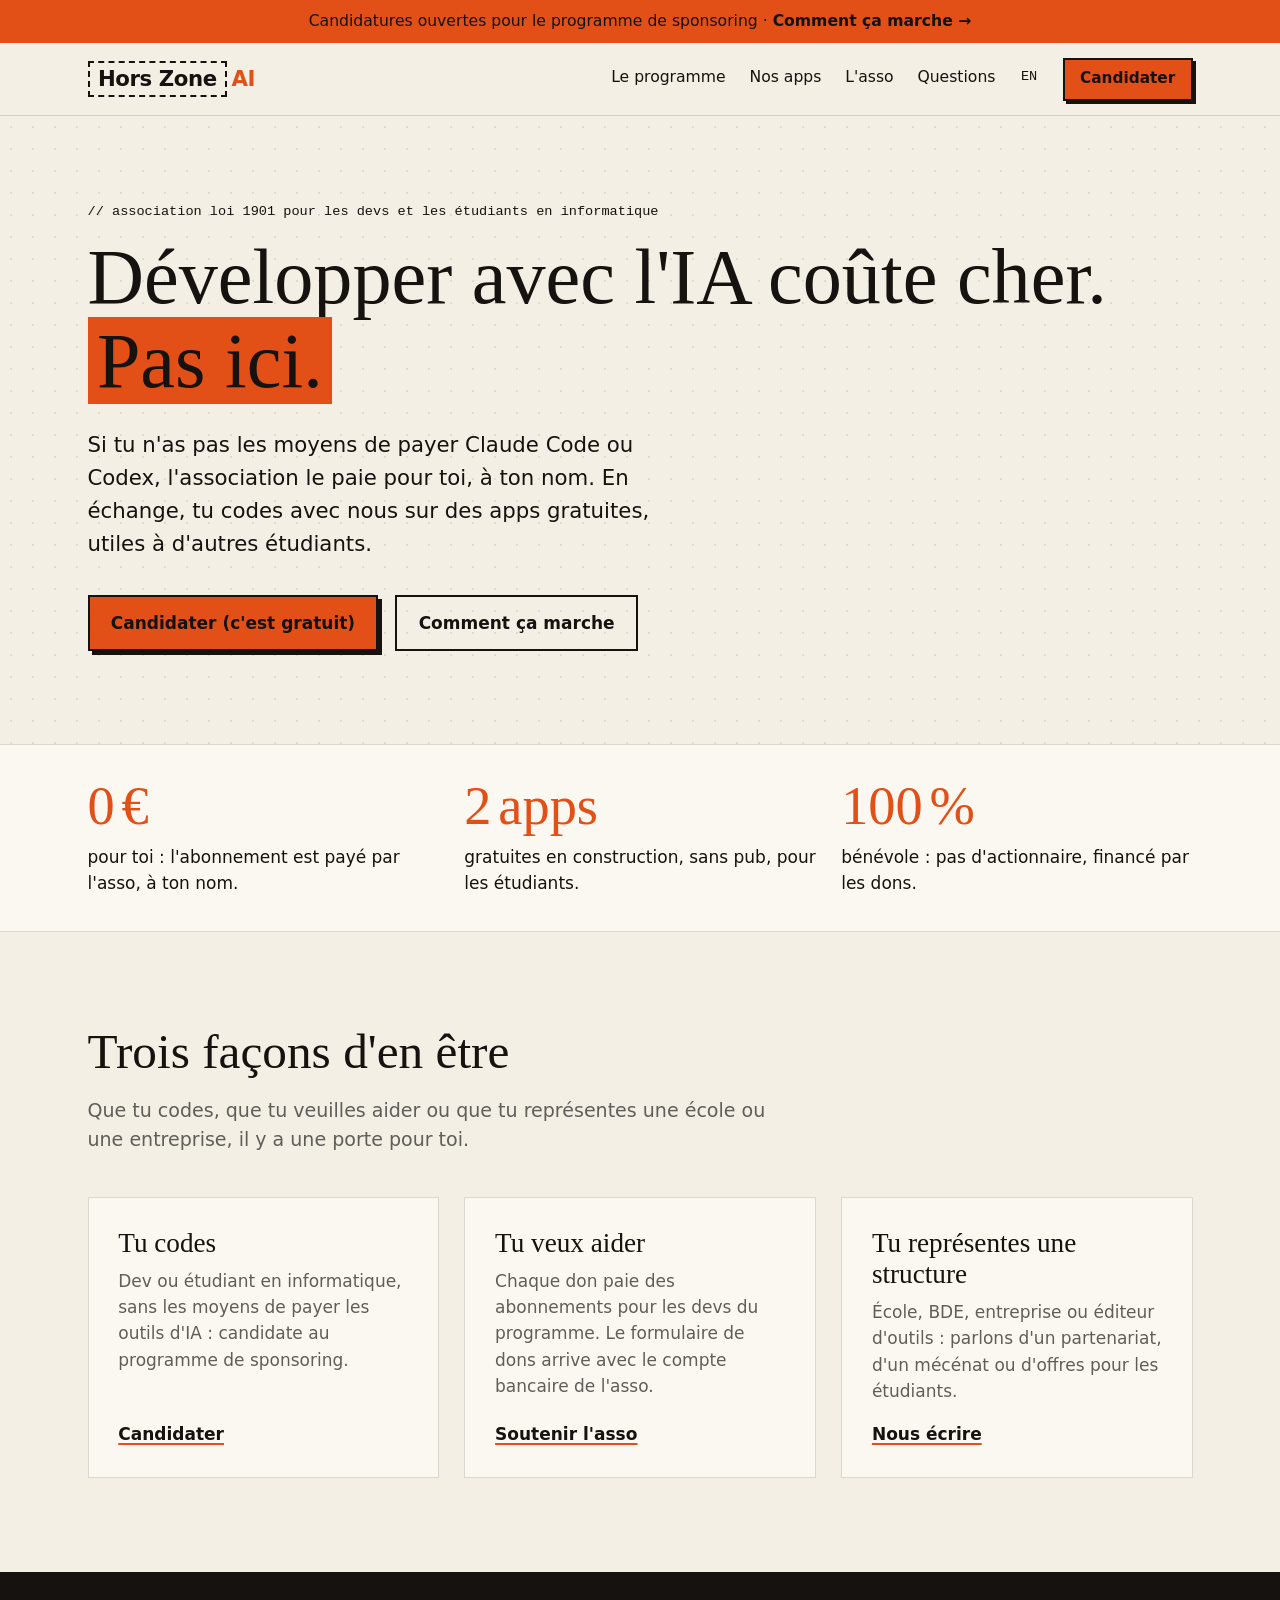
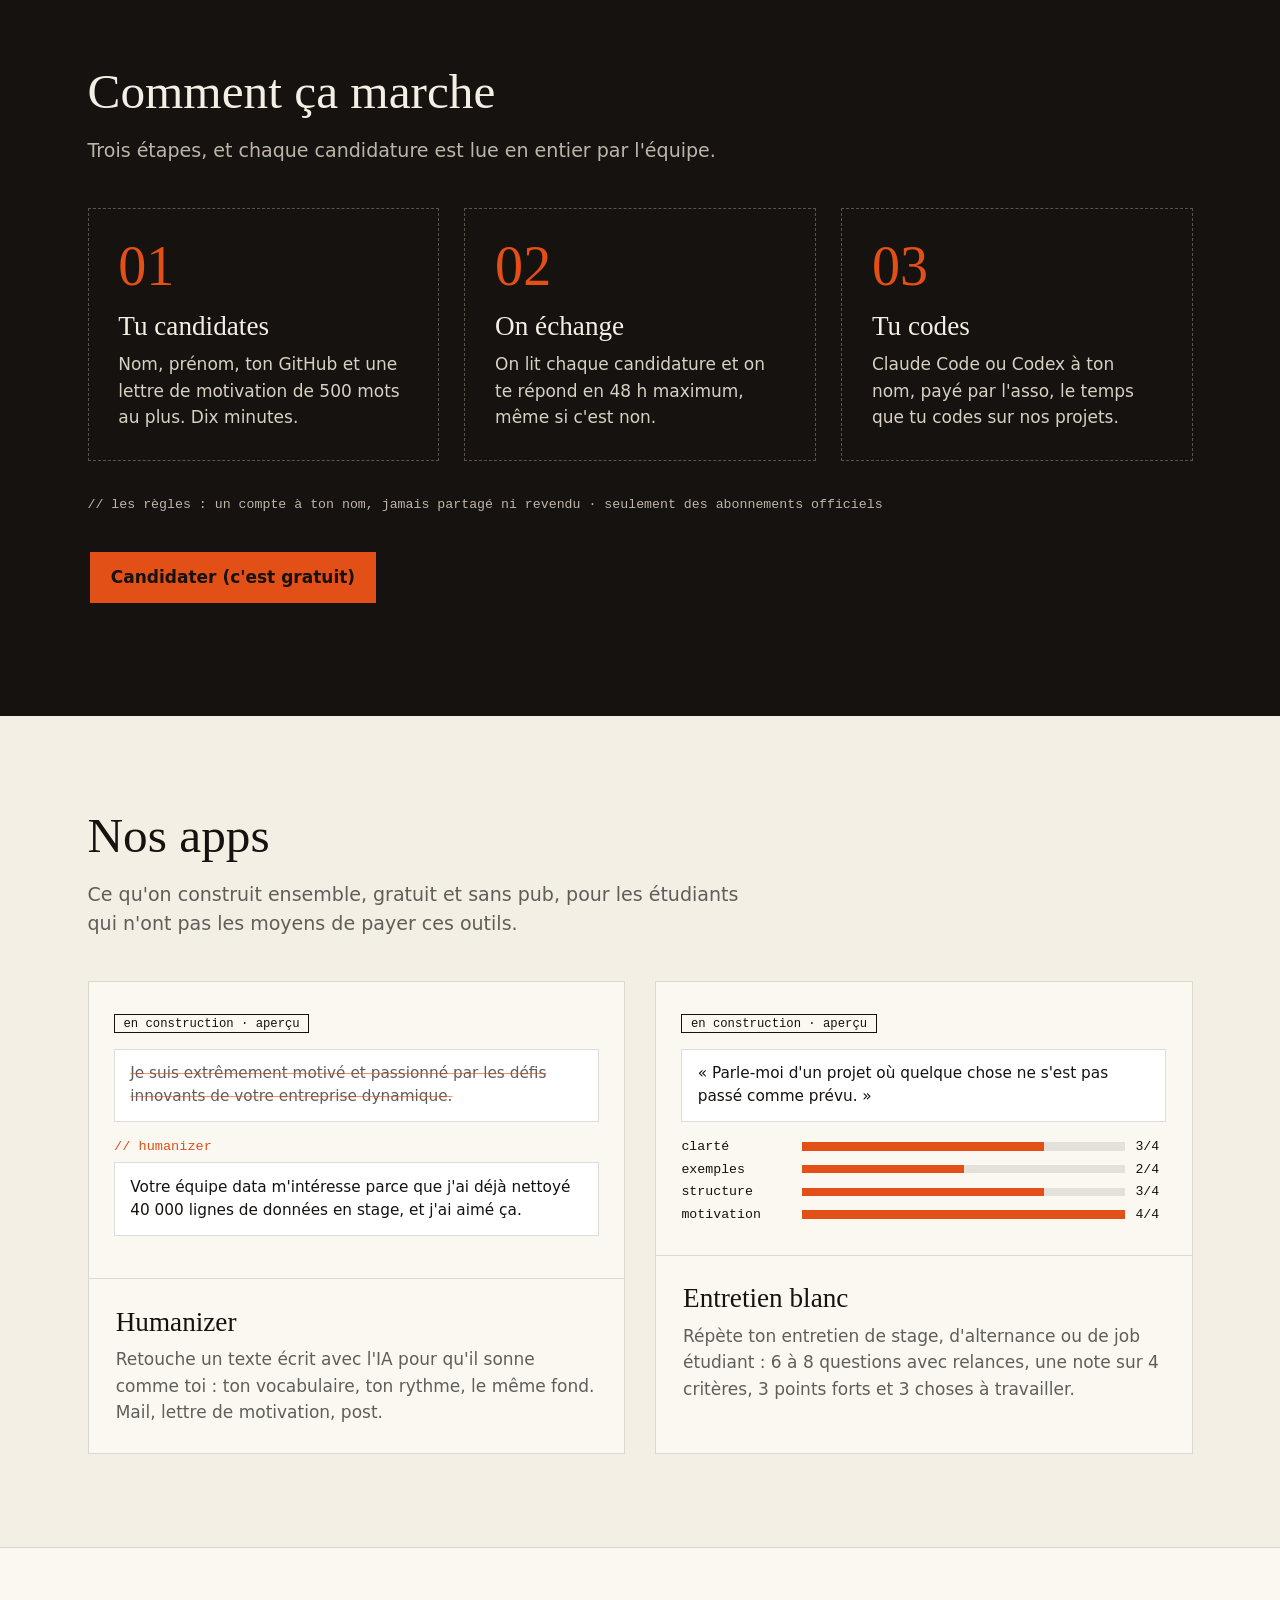
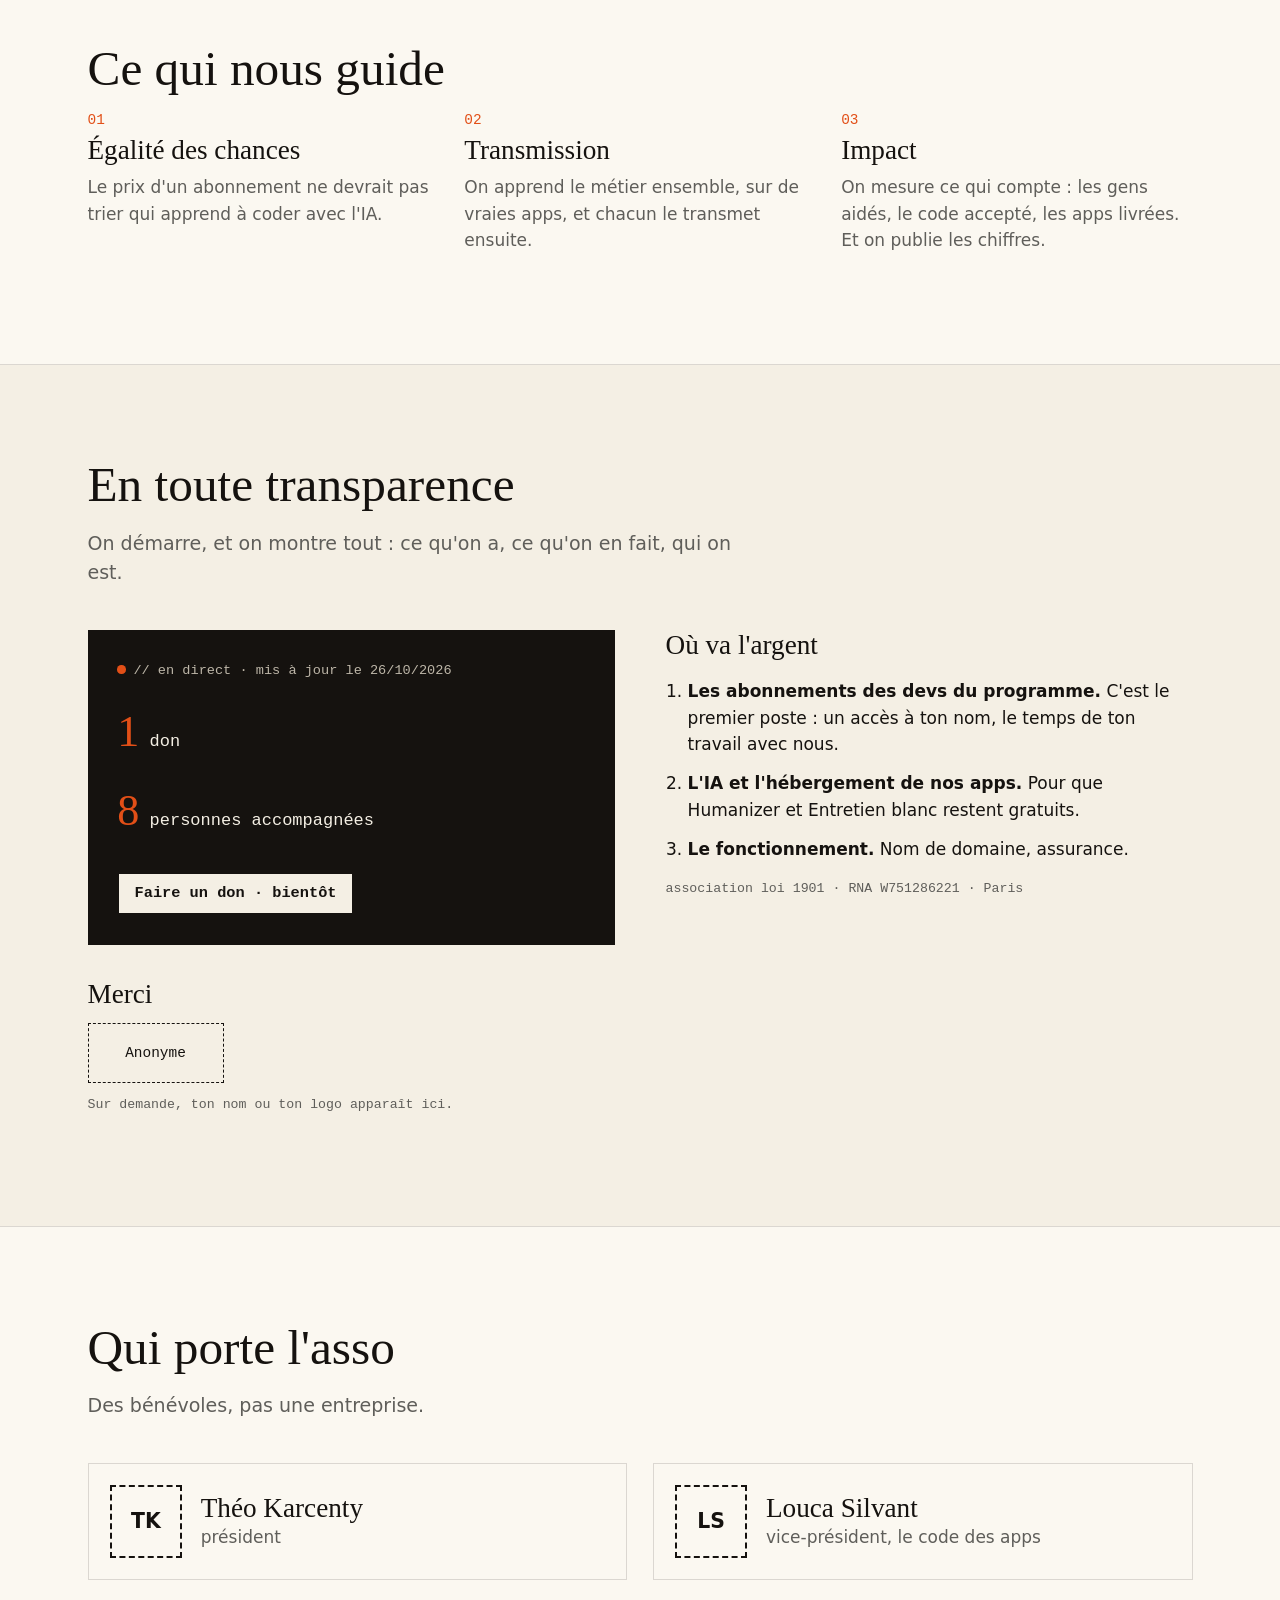
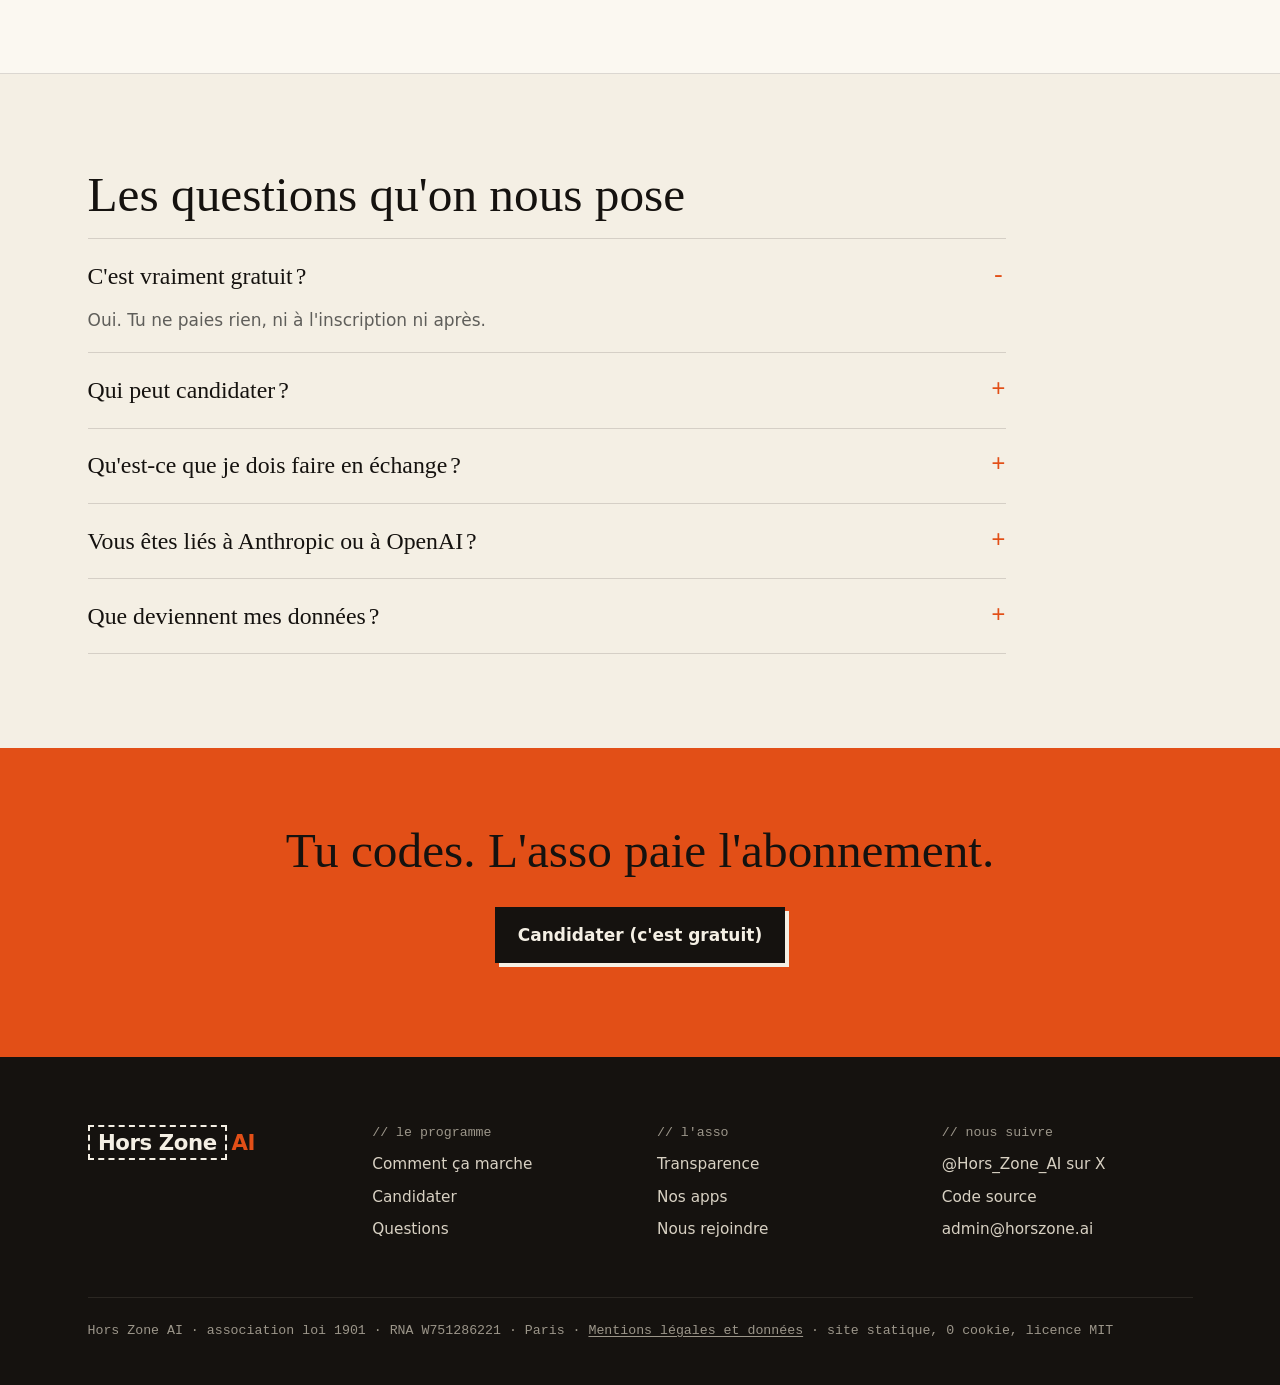
<file: index.html>
<!doctype html>
<html lang="fr">
<head>
<meta charset="utf-8">
<meta name="viewport" content="width=device-width, initial-scale=1">
<title>Hors Zone AI&nbsp;· Développer avec l'IA coûte cher. Pas ici.</title>
<meta name="description" content="Association loi 1901 pour les devs et les étudiants en informatique : si tu n'as pas les moyens de payer Claude Code ou Codex, l'asso le paie pour toi, à ton nom. Gratuit, sur candidature.">
<link rel="canonical" href="https://hors-zone-ai.github.io/site/">
<link rel="alternate" hreflang="x-default" href="https://hors-zone-ai.github.io/site/">
<meta property="og:site_name" content="Hors Zone AI">
<meta property="og:type" content="website">
<meta property="og:locale" content="fr_FR">
<meta property="og:title" content="Développer avec l'IA coûte cher. Pas ici.">
<meta property="og:description" content="Hors Zone AI, association loi 1901 : Claude Code ou Codex payé par l'asso pour les devs et les étudiants en informatique qui n'en ont pas les moyens.">
<meta property="og:url" content="https://hors-zone-ai.github.io/site/">
<meta property="og:image" content="https://hors-zone-ai.github.io/site/marque/partage-fr-1200x630.png">
<meta property="og:image:width" content="1200">
<meta property="og:image:height" content="630">
<meta property="og:image:alt" content="Hors Zone AI : Développer avec l'IA coûte cher. Pas ici.">
<meta name="twitter:card" content="summary_large_image">
<link rel="alternate" hreflang="fr" href="https://hors-zone-ai.github.io/site/">
<link rel="alternate" hreflang="en" href="https://hors-zone-ai.github.io/site/en/">
<link rel="icon" type="image/png" href="marque/avatar-64-apercu.png">
<link rel="stylesheet" href="style.css?v=10">
<style>
.faits .int { padding-top: 0; padding-bottom: 0; }
.faits p { margin: 0; padding: 2rem 0; }
.faits b { display: block; font-family: var(--serif); font-weight: normal; font-size: 3.2rem; line-height: 1; color: var(--orange); margin-bottom: .6rem; }
.etape { border: 1.5px dashed #5a544b; padding: 1.75rem; }
.etape b { display: block; font-family: var(--serif); font-weight: normal; font-size: 3.3rem; line-height: 1; color: var(--orange); margin-bottom: 1rem; }
.etape p { margin: 0; color: #d8d1c3; }
.apps { display: grid; gap: 1.75rem; grid-template-columns: repeat(auto-fit, minmax(20rem, 1fr)); }
.app { background: var(--papier-clair); border: 1px solid rgba(21, 18, 15, .14); }
.ecran { border-bottom: 1px solid rgba(21, 18, 15, .14); padding: 1.5rem; min-height: 14rem; }
.app .corps { padding: 1.6rem; }
.app .corps p { margin: 0; color: var(--doux); }
.boite { background: #fff; border: 1px solid rgba(21, 18, 15, .14); padding: .75rem .9rem; font-size: .9rem; line-height: 1.5; }
.barre-texte { text-decoration: line-through; text-decoration-color: rgba(226, 79, 23, .6); color: var(--doux); }
.fleche { font: .8rem var(--mono); color: var(--orange); margin: .5rem 0; }
.crit { display: grid; grid-template-columns: 6.5rem 1fr 1.8rem; gap: .6rem; align-items: center; font: .78rem var(--mono); margin: .45rem 0; }
.crit span { height: .5rem; background: rgba(21, 18, 15, .1); }
.crit i { display: block; height: 100%; background: var(--orange); }
.num { font: .85rem var(--mono); color: var(--orange); margin: 0 0 .4rem; }
.pilier p:last-child { color: var(--doux); }
.transparence { display: grid; gap: 3rem; grid-template-columns: repeat(auto-fit, minmax(19rem, 1fr)); align-items: start; }
.direct-bloc { background: var(--encre); color: var(--papier); padding: 1.75rem; font-family: var(--mono); }
.direct-bloc p { margin: 0 0 .6rem; }
.direct-bloc b { font-family: var(--serif); font-weight: normal; font-size: 2.6rem; color: var(--orange); }
.direct { font-size: .8rem; color: #bdb6a8; margin-bottom: 1rem !important; }
.direct::before { content: ""; display: inline-block; width: .5rem; height: .5rem; border-radius: 50%; background: var(--orange); margin-right: .45rem; animation: pouls 2s infinite; }
@keyframes pouls { 50% { opacity: .25; } }
@media (prefers-reduced-motion: reduce) { .direct::before { animation: none; } }
.inactif { margin-top: 1rem; background: var(--papier); cursor: default; }
.inactif:hover { transform: none; box-shadow: 3px 3px 0 var(--encre); }
.argent { padding-left: 1.3rem; }
.argent li { margin-bottom: .75rem; }
.donateurs { display: flex; flex-wrap: wrap; gap: .75rem; list-style: none; margin: .75rem 0; padding: 0; }
.donateurs li { display: grid; place-items: center; min-width: 8rem; min-height: 3.5rem; padding: .4rem 1rem; border: 1.5px dashed var(--encre); font-family: var(--mono); font-size: .85rem; }
.donateurs img { max-width: 8rem; max-height: 2.6rem; }
.membre { display: flex; gap: 1.1rem; align-items: center; background: var(--papier-clair); border: 1px solid rgba(21, 18, 15, .14); padding: 1.25rem; }
.membre p { margin: 0; color: var(--doux); }
.initiales { flex: none; display: grid; place-items: center; width: 4.25rem; height: 4.25rem; border: 2px dashed var(--encre); font-weight: 800; font-size: 1.2rem; }
.membre .initiales + div h3 { margin: 0; }
.faq { max-width: 54rem; }
details { border-top: 1px solid rgba(21, 18, 15, .14); padding: 1.1rem 0; }
details:last-child { border-bottom: 1px solid rgba(21, 18, 15, .14); }
summary { cursor: pointer; font-family: var(--serif); font-size: 1.4rem; list-style: none; display: flex; justify-content: space-between; gap: 1rem; }
summary::-webkit-details-marker { display: none; }
summary::after { content: "+"; font-family: var(--mono); color: var(--orange); }
details[open] summary::after { content: "-"; }
details p { margin: .75rem 0 0; color: var(--doux); max-width: 46rem; }
.fin { background: var(--orange); text-align: center; }
.fin .int { padding: 4.5rem 1.5rem; }
.fin h2 { margin-bottom: 1.75rem; }
.fin .bouton { background: var(--encre); color: var(--papier); box-shadow: 4px 4px 0 var(--papier); }
@media (max-width: 40rem) { .faits b { font-size: 2.6rem; } }
</style>
<script type="application/ld+json">{"@context":"https://schema.org","@graph":[{"@type":"NGO","@id":"https://hors-zone-ai.github.io/site/#asso","name":"Hors Zone AI","alternateName":"HZAI","url":"https://hors-zone-ai.github.io/site/","logo":"https://hors-zone-ai.github.io/site/marque/avatar-512.png","description":"Association loi 1901 pour les devs et les étudiants en informatique : si tu n'as pas les moyens de payer Claude Code ou Codex, l'association le paie pour toi, à ton nom, sur candidature.","foundingDate":"2026-09-15","address":{"@type":"PostalAddress","addressLocality":"Paris","addressCountry":"FR"},"identifier":{"@type":"PropertyValue","propertyID":"RNA","value":"W751286221"},"email":"admin@horszone.ai","founder":[{"@type":"Person","name":"Théo Karcenty"},{"@type":"Person","name":"Louca Silvant"}],"sameAs":["https://x.com/Hors_Zone_AI","https://github.com/hors-zone-ai","https://www.linkedin.com/company/hors-zone-ai"]},{"@type":"WebSite","@id":"https://hors-zone-ai.github.io/site/#site","url":"https://hors-zone-ai.github.io/site/","name":"Hors Zone AI","inLanguage":["fr","en"],"publisher":{"@id":"https://hors-zone-ai.github.io/site/#asso"}},{"@type":"FAQPage","@id":"https://hors-zone-ai.github.io/site/#faq","inLanguage":"fr","mainEntity":[{"@type":"Question","name":"C'est vraiment gratuit ?","acceptedAnswer":{"@type":"Answer","text":"Oui. Tu ne paies rien, ni à l'inscription ni après."}},{"@type":"Question","name":"Qui peut candidater ?","acceptedAnswer":{"@type":"Answer","text":"Les devs et les étudiants en informatique qui n'ont pas les moyens de payer ces outils."}},{"@type":"Question","name":"Qu'est-ce que je dois faire en échange ?","acceptedAnswer":{"@type":"Answer","text":"Coder avec nous sur les apps de l'association, le temps de l'accès. Quand le travail s'arrête, l'accès passe à quelqu'un d'autre."}},{"@type":"Question","name":"Vous êtes liés à Anthropic ou à OpenAI ?","acceptedAnswer":{"@type":"Answer","text":"Non. On paie des abonnements officiels, comme n'importe quel client. Les marques citées appartiennent à leurs titulaires."}},{"@type":"Question","name":"Que deviennent mes données ?","acceptedAnswer":{"@type":"Answer","text":"Elles servent à étudier ta candidature, rien d'autre. On les garde le temps de l'étude et, si tu rejoins le programme, jusqu'à 12 mois après la fin. Tu peux demander leur suppression quand tu veux."}}]}]}</script>
</head>
<body>
<a class="evitement" href="#contenu">Aller au contenu</a>
<p class="bandeau">Candidatures ouvertes pour le programme de sponsoring&nbsp;· <a href="#comment">Comment ça marche&nbsp;→</a></p>
<header class="haut">
  <div class="haut-int">
    <a class="marque" href="index.html"><span class="zone">Hors Zone</span><span class="ai">AI</span></a>
    <nav aria-label="Pages">
      <a href="services.html">Le programme</a>
      <a href="index.html#apps">Nos apps</a>
      <a href="index.html#transparence">L'asso</a>
      <a href="index.html#faq">Questions</a>
    </nav>
    <a class="langue" href="en/index.html" hreflang="en" lang="en" aria-label="EN, English version">EN</a>
    <a class="bouton petit" href="services.html#candidature">Candidater</a>
  </div>
</header>

<main id="contenu" class="plein">

  <section class="hero pointille" aria-labelledby="titre">
    <div class="int">
      <p class="surtitre">// association loi 1901 pour les devs et les étudiants en informatique</p>
      <h1 id="titre">Développer avec l'IA coûte cher. <mark>Pas ici.</mark></h1>
      <p class="chapo">Si tu n'as pas les moyens de payer Claude Code ou Codex, l'association le paie pour toi, à ton nom. En échange, tu codes avec nous sur des apps gratuites, utiles à d'autres étudiants.</p>
      <p class="actions"><a class="bouton" href="services.html#candidature">Candidater (c'est gratuit)</a> <a class="bouton second" href="#comment">Comment ça marche</a></p>
    </div>
  </section>

  <section class="faits fond-clair" aria-label="Nos engagements">
    <div class="int grille3">
      <p><b>0&#8239;€</b>pour toi : l'abonnement est payé par l'asso, à ton nom.</p>
      <p><b>2&#8239;apps</b>gratuites en construction, sans pub, pour les étudiants.</p>
      <p><b>100&#8239;%</b>bénévole : pas d'actionnaire, financé par les dons.</p>
    </div>
  </section>

  <section aria-labelledby="titre-portes">
    <div class="int">
      <h2 id="titre-portes">Trois façons d'en être</h2>
      <p class="intro">Que tu codes, que tu veuilles aider ou que tu représentes une école ou une entreprise, il y a une porte pour toi.</p>
      <div class="grille3">
        <div class="porte"><h3>Tu codes</h3><p>Dev ou étudiant en informatique, sans les moyens de payer les outils d'IA : candidate au programme de sponsoring.</p><a href="services.html#candidature">Candidater</a></div>
        <div class="porte"><h3>Tu veux aider</h3><p>Chaque don paie des abonnements pour les devs du programme. Le formulaire de dons arrive avec le compte bancaire de l'asso.</p><a href="#transparence">Soutenir l'asso</a></div>
        <div class="porte"><h3>Tu représentes une structure</h3><p>École, BDE, entreprise ou éditeur d'outils : parlons d'un partenariat, d'un mécénat ou d'offres pour les étudiants.</p><a href="rejoindre.html#besoin">Nous écrire</a></div>
      </div>
    </div>
  </section>

  <section id="comment" class="sombre" aria-labelledby="titre-comment">
    <div class="int">
      <h2 id="titre-comment">Comment ça marche</h2>
      <p class="intro">Trois étapes, et chaque candidature est lue en entier par l'équipe.</p>
      <div class="grille3">
        <div class="etape"><b>01</b><h3>Tu candidates</h3><p>Nom, prénom, ton GitHub et une lettre de motivation de 500 mots au plus. Dix minutes.</p></div>
        <div class="etape"><b>02</b><h3>On échange</h3><p>On lit chaque candidature et on te répond en 48&nbsp;h maximum, même si c'est non.</p></div>
        <div class="etape"><b>03</b><h3>Tu codes</h3><p>Claude Code ou Codex à ton nom, payé par l'asso, le temps que tu codes sur nos projets.</p></div>
      </div>
      <p class="meta">// les règles : un compte à ton nom, jamais partagé ni revendu&nbsp;· seulement des abonnements officiels</p>
      <p><a class="bouton" href="services.html#candidature">Candidater (c'est gratuit)</a></p>
    </div>
  </section>

  <section id="apps" aria-labelledby="titre-apps">
    <div class="int">
      <h2 id="titre-apps">Nos apps</h2>
      <p class="intro">Ce qu'on construit ensemble, gratuit et sans pub, pour les étudiants qui n'ont pas les moyens de payer ces outils.</p>
      <div class="apps">
        <div class="app">
          <div class="ecran" aria-hidden="true">
            <p class="statut">en construction&nbsp;· aperçu</p>
            <p class="boite barre-texte">Je suis extrêmement motivé et passionné par les défis innovants de votre entreprise dynamique.</p>
            <p class="fleche">// humanizer</p>
            <p class="boite">Votre équipe data m'intéresse parce que j'ai déjà nettoyé 40&nbsp;000 lignes de données en stage, et j'ai aimé ça.</p>
          </div>
          <div class="corps"><h3>Humanizer</h3><p>Retouche un texte écrit avec l'IA pour qu'il sonne comme toi : ton vocabulaire, ton rythme, le même fond. Mail, lettre de motivation, post.</p></div>
        </div>
        <div class="app">
          <div class="ecran" aria-hidden="true">
            <p class="statut">en construction&nbsp;· aperçu</p>
            <p class="boite">« Parle-moi d'un projet où quelque chose ne s'est pas passé comme prévu. »</p>
            <div class="crit">clarté<span><i style="width:75%"></i></span>3/4</div>
            <div class="crit">exemples<span><i style="width:50%"></i></span>2/4</div>
            <div class="crit">structure<span><i style="width:75%"></i></span>3/4</div>
            <div class="crit">motivation<span><i style="width:100%"></i></span>4/4</div>
          </div>
          <div class="corps"><h3>Entretien blanc</h3><p>Répète ton entretien de stage, d'alternance ou de job étudiant : 6 à 8 questions avec relances, une note sur 4 critères, 3 points forts et 3 choses à travailler.</p></div>
        </div>
      </div>
    </div>
  </section>

  <section id="mission" class="fond-clair" aria-labelledby="titre-mission">
    <div class="int">
      <h2 id="titre-mission">Ce qui nous guide</h2>
      <div class="grille3">
        <div class="pilier"><p class="num">01</p><h3>Égalité des chances</h3><p>Le prix d'un abonnement ne devrait pas trier qui apprend à coder avec l'IA.</p></div>
        <div class="pilier"><p class="num">02</p><h3>Transmission</h3><p>On apprend le métier ensemble, sur de vraies apps, et chacun le transmet ensuite.</p></div>
        <div class="pilier"><p class="num">03</p><h3>Impact</h3><p>On mesure ce qui compte : les gens aidés, le code accepté, les apps livrées. Et on publie les chiffres.</p></div>
      </div>
    </div>
  </section>

  <section id="transparence" aria-labelledby="titre-transparence">
    <div class="int">
      <h2 id="titre-transparence">En toute transparence</h2>
      <p class="intro">On démarre, et on montre tout : ce qu'on a, ce qu'on en fait, qui on est.</p>
      <div class="transparence">
        <div>
          <div class="direct-bloc">
            <p class="direct" id="maj">// en direct</p>
            <p><b id="dons">1</b> <span id="dons-texte">don</span></p>
            <p><b>8</b> personnes accompagnées</p>
            <span class="bouton petit inactif">Faire un don&nbsp;· bientôt</span>
          </div>
          <h3 style="margin-top:2rem">Merci</h3>
          <ul id="donateurs" class="donateurs"><li>Anonyme</li></ul>
          <p class="meta">Sur demande, ton nom ou ton logo apparaît ici.</p>
        </div>
        <div id="argent">
          <h3>Où va l'argent</h3>
          <ol class="argent">
            <li><strong>Les abonnements des devs du programme.</strong> C'est le premier poste : un accès à ton nom, le temps de ton travail avec nous.</li>
            <li><strong>L'IA et l'hébergement de nos apps.</strong> Pour que Humanizer et Entretien blanc restent gratuits.</li>
            <li><strong>Le fonctionnement.</strong> Nom de domaine, assurance.</li>
          </ol>
          <p class="meta">association loi 1901&nbsp;· RNA W751286221&nbsp;· Paris</p>
        </div>
      </div>
    </div>
  </section>

  <section class="fond-clair" aria-labelledby="titre-equipe">
    <div class="int">
      <h2 id="titre-equipe">Qui porte l'asso</h2>
      <p class="intro">Des bénévoles, pas une entreprise.</p>
      <div class="grille3">
        <div class="membre"><span class="initiales" aria-hidden="true">TK</span><div><h3>Théo Karcenty</h3><p>président</p></div></div>
        <div class="membre"><span class="initiales" aria-hidden="true">LS</span><div><h3>Louca Silvant</h3><p>vice-président, le code des apps</p></div></div>
      </div>
    </div>
  </section>

  <section id="faq" aria-labelledby="titre-faq">
    <div class="int">
      <h2 id="titre-faq">Les questions qu'on nous pose</h2>
      <div class="faq">
        <details open><summary>C'est vraiment gratuit&#8239;?</summary><p>Oui. Tu ne paies rien, ni à l'inscription ni après.</p></details>
        <details><summary>Qui peut candidater&#8239;?</summary><p>Les devs et les étudiants en informatique qui n'ont pas les moyens de payer ces outils.</p></details>
        <details><summary>Qu'est-ce que je dois faire en échange&#8239;?</summary><p>Coder avec nous sur les apps de l'association, le temps de l'accès. Quand le travail s'arrête, l'accès passe à quelqu'un d'autre.</p></details>
        <details><summary>Vous êtes liés à Anthropic ou à OpenAI&#8239;?</summary><p>Non. On paie des abonnements officiels, comme n'importe quel client. Les marques citées appartiennent à leurs titulaires.</p></details>
        <details><summary>Que deviennent mes données&#8239;?</summary><p>Elles servent à étudier ta candidature, rien d'autre. On les garde le temps de l'étude et, si tu rejoins le programme, jusqu'à 12 mois après la fin. Tu peux demander leur suppression quand tu veux.</p></details>
      </div>
    </div>
  </section>

  <section class="fin" aria-labelledby="titre-fin">
    <div class="int">
      <h2 id="titre-fin">Tu codes. L'asso paie l'abonnement.</h2>
      <p><a class="bouton" href="services.html#candidature">Candidater (c'est gratuit)</a></p>
    </div>
  </section>

</main>

<footer class="bas">
  <div class="bas-int">
    <div class="cols">
      <div><a class="marque" href="index.html"><span class="zone">Hors Zone</span><span class="ai">AI</span></a></div>
      <div><p class="col-titre">// le programme</p><a href="services.html">Comment ça marche</a><a href="services.html#candidature">Candidater</a><a href="index.html#faq">Questions</a></div>
      <div><p class="col-titre">// l'asso</p><a href="index.html#transparence">Transparence</a><a href="index.html#apps">Nos apps</a><a href="rejoindre.html">Nous rejoindre</a></div>
      <div><p class="col-titre">// nous suivre</p><a href="https://x.com/Hors_Zone_AI">@Hors_Zone_AI sur X</a><a href="https://github.com/hors-zone-ai">Code source</a><a href="mailto:admin@horszone.ai">admin@horszone.ai</a></div>
    </div>
    <p class="legal">Hors Zone AI&nbsp;· association loi 1901&nbsp;· RNA&nbsp;W751286221&nbsp;· Paris&nbsp;· <a href="mentions-legales.html">Mentions légales et données</a>&nbsp;· site statique, 0 cookie, licence MIT</p>
  </div>
</footer>
<script>
fetch('dons.csv', {cache: 'no-store'}).then(r => r.text()).then(t => {
  let dons = 0, der = '';
  const tuiles = [];
  t.trim().split('\n').slice(1).forEach(l => {
    const c = l.split(','), nom = (c[2] || '').trim() || 'Anonyme', logo = (c[3] || '').trim();
    if (c[1] === 'don' || c[1] === 'mecenat') {
      dons++;
      const li = document.createElement('li');
      if (/^donateurs\/[\w.-]+\.(svg|png|webp)$/.test(logo)) { const im = document.createElement('img'); im.src = logo; im.alt = nom; li.append(im); } else li.textContent = nom;
      tuiles.push(li);
    }
    der = c[0];
  });
  if (tuiles.length) document.getElementById('donateurs').replaceChildren(...tuiles);
  document.getElementById('dons').textContent = dons;
  document.getElementById('dons-texte').textContent = dons > 1 ? 'dons' : 'don';
  const d = der.split('-');
  if (d.length === 3) document.getElementById('maj').textContent = '// en direct · mis à jour le ' + d[2] + '/' + d[1] + '/' + d[0];
}).catch(() => {});
</script>
</body>
</html>
</file>
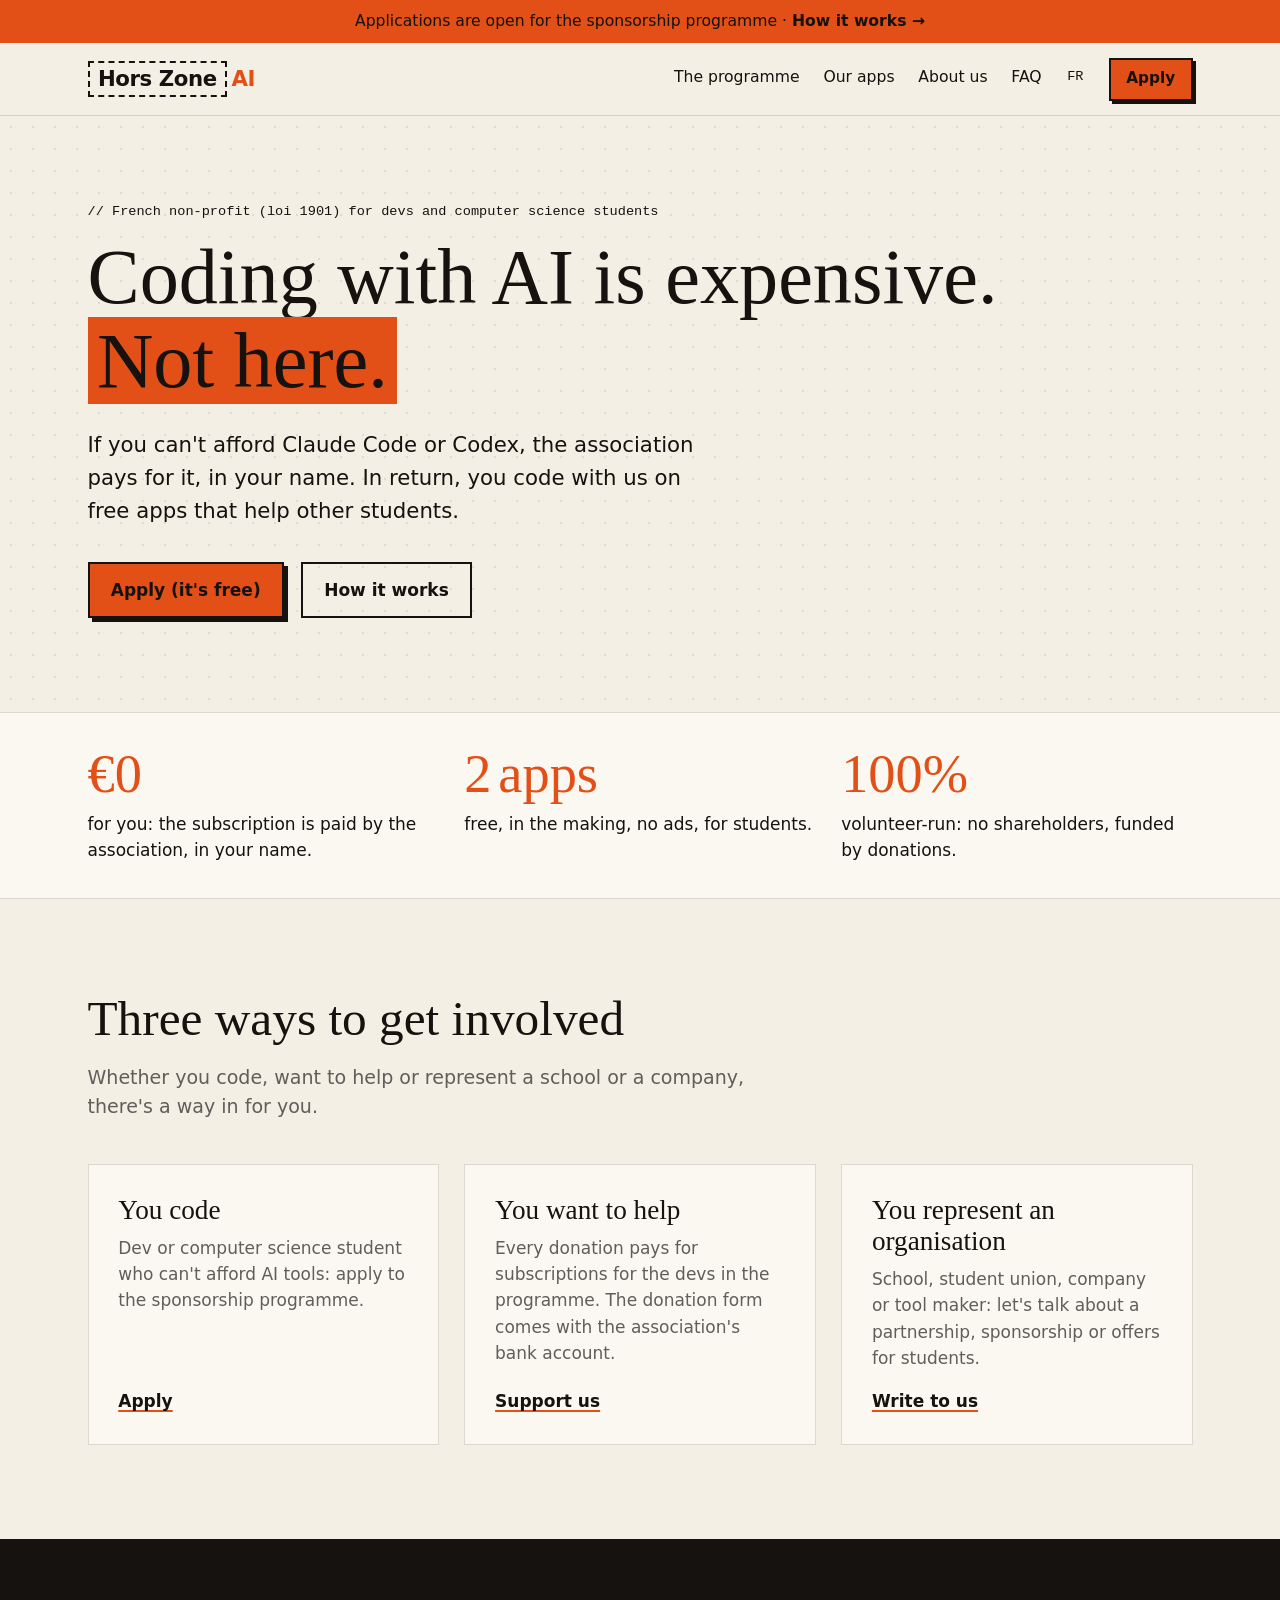
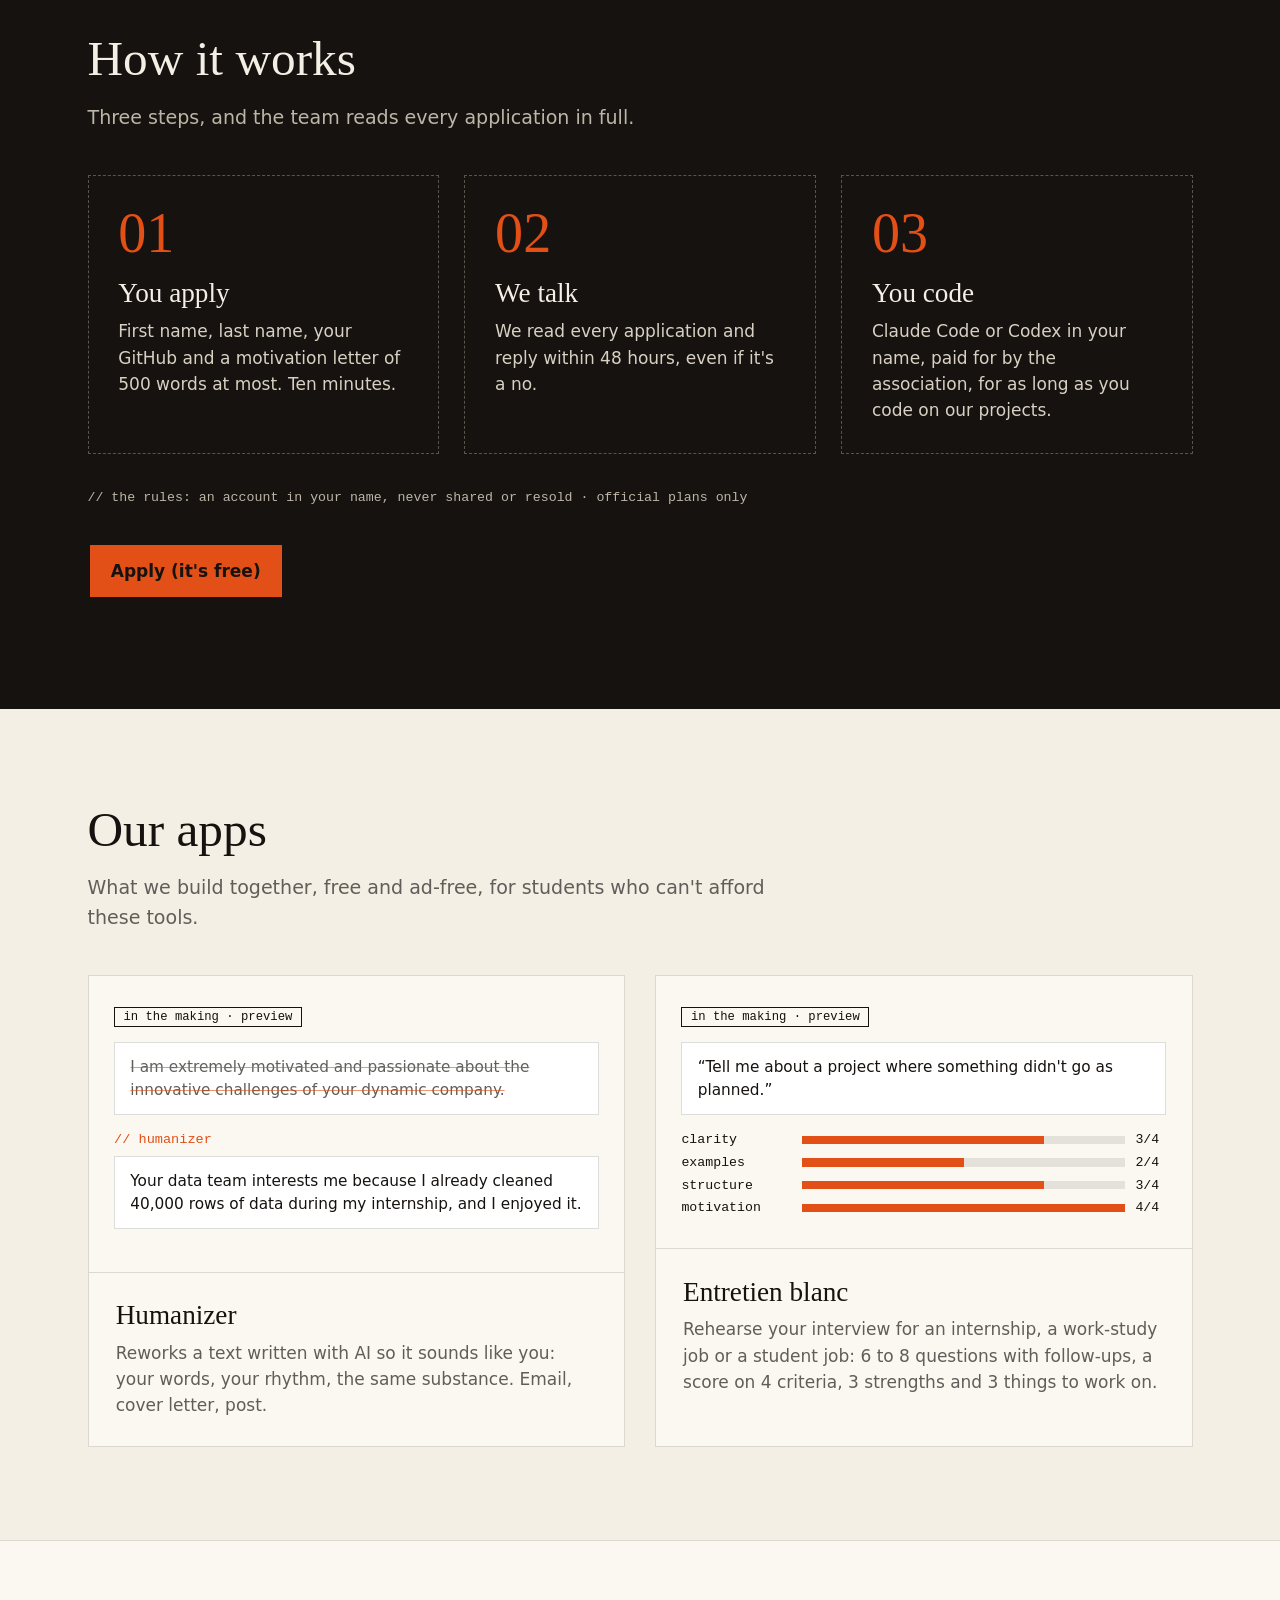
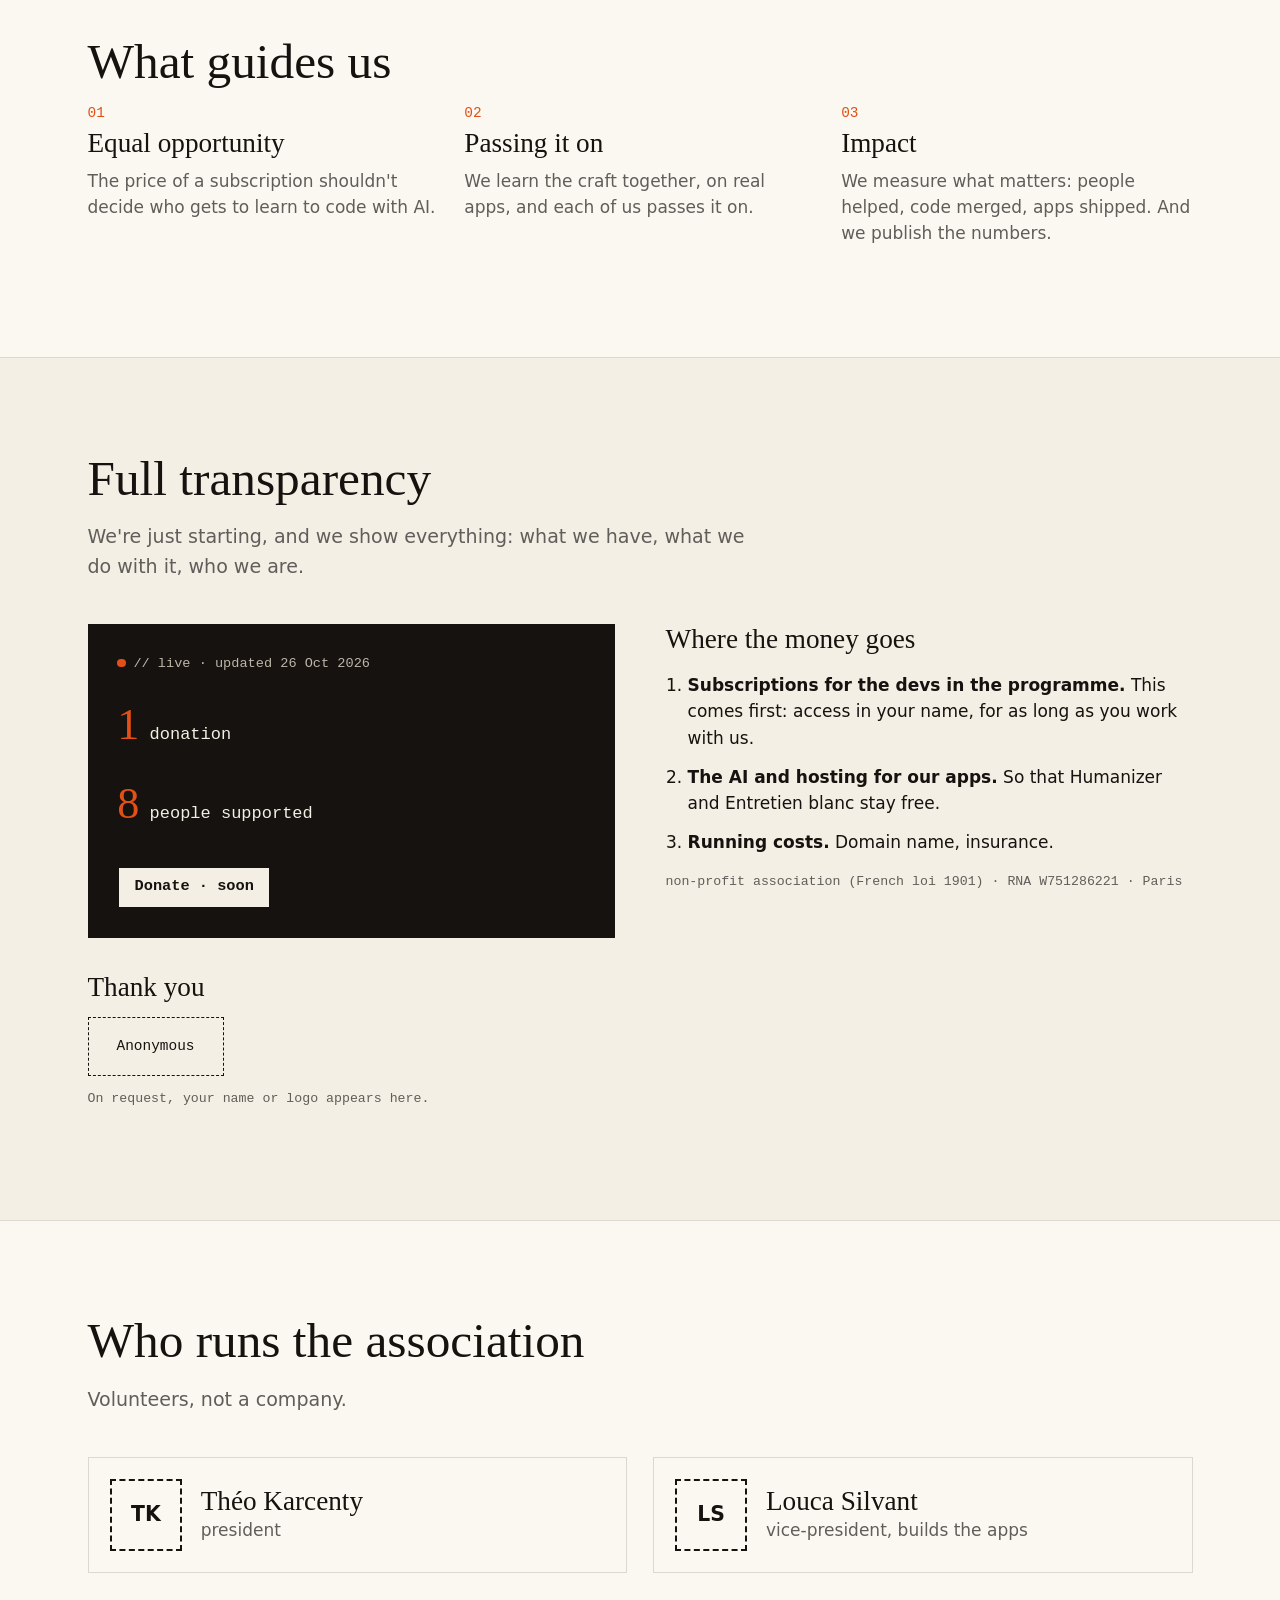
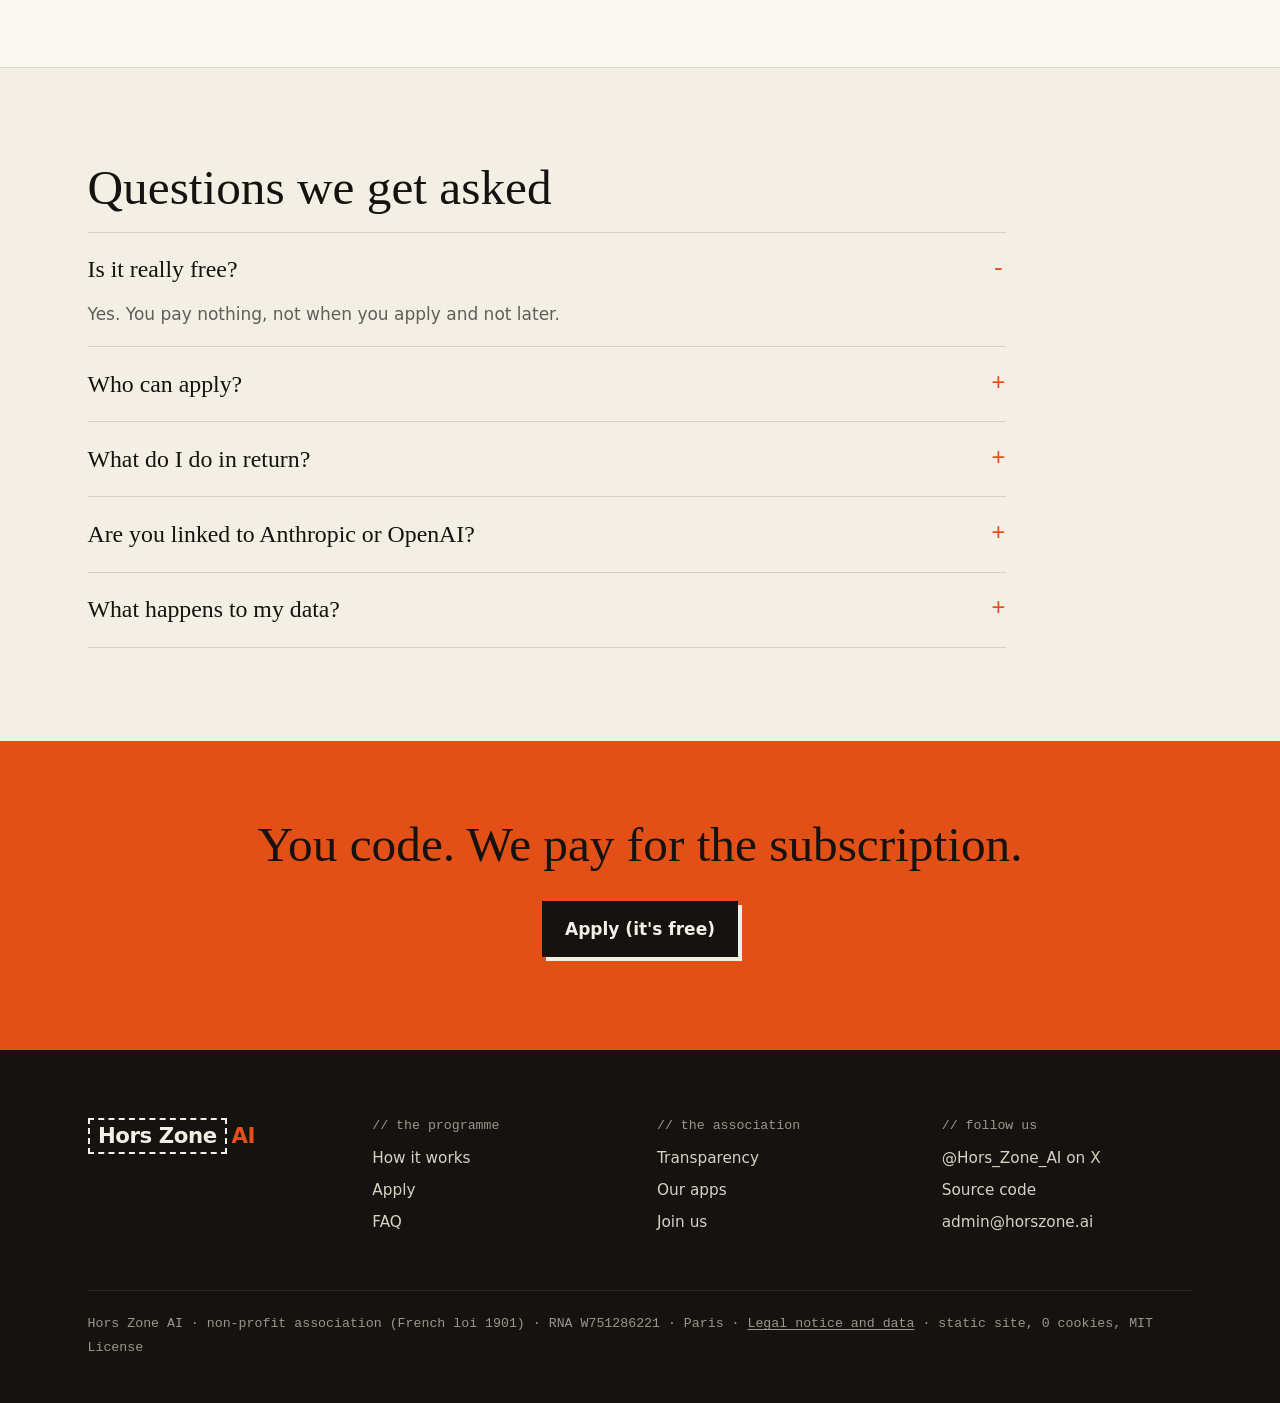
<file: en/index.html>
<!doctype html>
<html lang="en">
<head>
<meta charset="utf-8">
<meta name="viewport" content="width=device-width, initial-scale=1">
<title>Hors Zone AI&nbsp;· Coding with AI is expensive. Not here.</title>
<meta name="description" content="French non-profit for developers and computer science students: if you can't afford Claude Code or Codex, we pay for it, in your name. Free, on application.">
<link rel="canonical" href="https://hors-zone-ai.github.io/site/en/">
<link rel="alternate" hreflang="x-default" href="https://hors-zone-ai.github.io/site/">
<meta property="og:site_name" content="Hors Zone AI">
<meta property="og:type" content="website">
<meta property="og:locale" content="en_GB">
<meta property="og:title" content="Coding with AI is expensive. Not here.">
<meta property="og:description" content="Hors Zone AI, a French non-profit: Claude Code or Codex paid for by us for developers and computer science students who can't afford it.">
<meta property="og:url" content="https://hors-zone-ai.github.io/site/en/">
<meta property="og:image" content="https://hors-zone-ai.github.io/site/marque/partage-en-1200x630.png">
<meta property="og:image:width" content="1200">
<meta property="og:image:height" content="630">
<meta property="og:image:alt" content="Hors Zone AI: Coding with AI is expensive. Not here.">
<meta name="twitter:card" content="summary_large_image">
<link rel="alternate" hreflang="fr" href="https://hors-zone-ai.github.io/site/">
<link rel="alternate" hreflang="en" href="https://hors-zone-ai.github.io/site/en/">
<link rel="icon" type="image/png" href="../marque/avatar-64-apercu.png">
<link rel="stylesheet" href="../style.css?v=10">
<style>
.faits .int { padding-top: 0; padding-bottom: 0; }
.faits p { margin: 0; padding: 2rem 0; }
.faits b { display: block; font-family: var(--serif); font-weight: normal; font-size: 3.2rem; line-height: 1; color: var(--orange); margin-bottom: .6rem; }
.etape { border: 1.5px dashed #5a544b; padding: 1.75rem; }
.etape b { display: block; font-family: var(--serif); font-weight: normal; font-size: 3.3rem; line-height: 1; color: var(--orange); margin-bottom: 1rem; }
.etape p { margin: 0; color: #d8d1c3; }
.apps { display: grid; gap: 1.75rem; grid-template-columns: repeat(auto-fit, minmax(20rem, 1fr)); }
.app { background: var(--papier-clair); border: 1px solid rgba(21, 18, 15, .14); }
.ecran { border-bottom: 1px solid rgba(21, 18, 15, .14); padding: 1.5rem; min-height: 14rem; }
.app .corps { padding: 1.6rem; }
.app .corps p { margin: 0; color: var(--doux); }
.boite { background: #fff; border: 1px solid rgba(21, 18, 15, .14); padding: .75rem .9rem; font-size: .9rem; line-height: 1.5; }
.barre-texte { text-decoration: line-through; text-decoration-color: rgba(226, 79, 23, .6); color: var(--doux); }
.fleche { font: .8rem var(--mono); color: var(--orange); margin: .5rem 0; }
.crit { display: grid; grid-template-columns: 6.5rem 1fr 1.8rem; gap: .6rem; align-items: center; font: .78rem var(--mono); margin: .45rem 0; }
.crit span { height: .5rem; background: rgba(21, 18, 15, .1); }
.crit i { display: block; height: 100%; background: var(--orange); }
.num { font: .85rem var(--mono); color: var(--orange); margin: 0 0 .4rem; }
.pilier p:last-child { color: var(--doux); }
.transparence { display: grid; gap: 3rem; grid-template-columns: repeat(auto-fit, minmax(19rem, 1fr)); align-items: start; }
.direct-bloc { background: var(--encre); color: var(--papier); padding: 1.75rem; font-family: var(--mono); }
.direct-bloc p { margin: 0 0 .6rem; }
.direct-bloc b { font-family: var(--serif); font-weight: normal; font-size: 2.6rem; color: var(--orange); }
.direct { font-size: .8rem; color: #bdb6a8; margin-bottom: 1rem !important; }
.direct::before { content: ""; display: inline-block; width: .5rem; height: .5rem; border-radius: 50%; background: var(--orange); margin-right: .45rem; animation: pouls 2s infinite; }
@keyframes pouls { 50% { opacity: .25; } }
@media (prefers-reduced-motion: reduce) { .direct::before { animation: none; } }
.inactif { margin-top: 1rem; background: var(--papier); cursor: default; }
.inactif:hover { transform: none; box-shadow: 3px 3px 0 var(--encre); }
.argent { padding-left: 1.3rem; }
.argent li { margin-bottom: .75rem; }
.donateurs { display: flex; flex-wrap: wrap; gap: .75rem; list-style: none; margin: .75rem 0; padding: 0; }
.donateurs li { display: grid; place-items: center; min-width: 8rem; min-height: 3.5rem; padding: .4rem 1rem; border: 1.5px dashed var(--encre); font-family: var(--mono); font-size: .85rem; }
.donateurs img { max-width: 8rem; max-height: 2.6rem; }
.membre { display: flex; gap: 1.1rem; align-items: center; background: var(--papier-clair); border: 1px solid rgba(21, 18, 15, .14); padding: 1.25rem; }
.membre p { margin: 0; color: var(--doux); }
.initiales { flex: none; display: grid; place-items: center; width: 4.25rem; height: 4.25rem; border: 2px dashed var(--encre); font-weight: 800; font-size: 1.2rem; }
.membre .initiales + div h3 { margin: 0; }
.faq { max-width: 54rem; }
details { border-top: 1px solid rgba(21, 18, 15, .14); padding: 1.1rem 0; }
details:last-child { border-bottom: 1px solid rgba(21, 18, 15, .14); }
summary { cursor: pointer; font-family: var(--serif); font-size: 1.4rem; list-style: none; display: flex; justify-content: space-between; gap: 1rem; }
summary::-webkit-details-marker { display: none; }
summary::after { content: "+"; font-family: var(--mono); color: var(--orange); }
details[open] summary::after { content: "-"; }
details p { margin: .75rem 0 0; color: var(--doux); max-width: 46rem; }
.fin { background: var(--orange); text-align: center; }
.fin .int { padding: 4.5rem 1.5rem; }
.fin h2 { margin-bottom: 1.75rem; }
.fin .bouton { background: var(--encre); color: var(--papier); box-shadow: 4px 4px 0 var(--papier); }
@media (max-width: 40rem) { .faits b { font-size: 2.6rem; } }
</style>
<script type="application/ld+json">{"@context":"https://schema.org","@graph":[{"@type":"NGO","@id":"https://hors-zone-ai.github.io/site/#asso","name":"Hors Zone AI","alternateName":"HZAI","url":"https://hors-zone-ai.github.io/site/","logo":"https://hors-zone-ai.github.io/site/marque/avatar-512.png","description":"French non-profit (loi 1901) for developers and computer science students: if you can't afford Claude Code or Codex, the association pays for it, in your name, on application.","foundingDate":"2026-09-15","address":{"@type":"PostalAddress","addressLocality":"Paris","addressCountry":"FR"},"identifier":{"@type":"PropertyValue","propertyID":"RNA","value":"W751286221"},"email":"admin@horszone.ai","founder":[{"@type":"Person","name":"Théo Karcenty"},{"@type":"Person","name":"Louca Silvant"}],"sameAs":["https://x.com/Hors_Zone_AI","https://github.com/hors-zone-ai","https://www.linkedin.com/company/hors-zone-ai"]},{"@type":"WebSite","@id":"https://hors-zone-ai.github.io/site/#site","url":"https://hors-zone-ai.github.io/site/","name":"Hors Zone AI","inLanguage":["fr","en"],"publisher":{"@id":"https://hors-zone-ai.github.io/site/#asso"}},{"@type":"FAQPage","@id":"https://hors-zone-ai.github.io/site/en/#faq","inLanguage":"en","mainEntity":[{"@type":"Question","name":"Is it really free?","acceptedAnswer":{"@type":"Answer","text":"Yes. You pay nothing, not when you apply and not later."}},{"@type":"Question","name":"Who can apply?","acceptedAnswer":{"@type":"Answer","text":"Devs and computer science students who can't afford these tools."}},{"@type":"Question","name":"What do I do in return?","acceptedAnswer":{"@type":"Answer","text":"Code with us on the association's apps, for as long as you have access. When the work stops, the access goes to someone else."}},{"@type":"Question","name":"Are you linked to Anthropic or OpenAI?","acceptedAnswer":{"@type":"Answer","text":"No. We pay for official plans, like any other customer. The brands mentioned belong to their owners."}},{"@type":"Question","name":"What happens to my data?","acceptedAnswer":{"@type":"Answer","text":"It's used to review your application, nothing else. We keep it while we review it and, if you join the programme, up to 12 months after it ends. You can ask us to delete it at any time."}}]}]}</script>
</head>
<body>
<a class="evitement" href="#contenu">Skip to content</a>
<p class="bandeau">Applications are open for the sponsorship programme&nbsp;· <a href="#comment">How it works&nbsp;→</a></p>
<header class="haut">
  <div class="haut-int">
    <a class="marque" href="index.html"><span class="zone">Hors Zone</span><span class="ai">AI</span></a>
    <nav aria-label="Pages">
      <a href="services.html">The programme</a>
      <a href="index.html#apps">Our apps</a>
      <a href="index.html#transparence">About us</a>
      <a href="index.html#faq">FAQ</a>
    </nav>
    <a class="langue" href="../index.html" hreflang="fr" lang="fr" aria-label="FR, version française">FR</a>
    <a class="bouton petit" href="services.html#candidature">Apply</a>
  </div>
</header>

<main id="contenu" class="plein">

  <section class="hero pointille" aria-labelledby="titre">
    <div class="int">
      <p class="surtitre">// French non-profit (loi 1901) for devs and computer science students</p>
      <h1 id="titre">Coding with AI is expensive. <mark>Not here.</mark></h1>
      <p class="chapo">If you can't afford Claude Code or Codex, the association pays for it, in your name. In return, you code with us on free apps that help other students.</p>
      <p class="actions"><a class="bouton" href="services.html#candidature">Apply (it's free)</a> <a class="bouton second" href="#comment">How it works</a></p>
    </div>
  </section>

  <section class="faits fond-clair" aria-label="Our commitments">
    <div class="int grille3">
      <p><b>€0</b>for you: the subscription is paid by the association, in your name.</p>
      <p><b>2&#8239;apps</b>free, in the making, no ads, for students.</p>
      <p><b>100%</b>volunteer-run: no shareholders, funded by donations.</p>
    </div>
  </section>

  <section aria-labelledby="titre-portes">
    <div class="int">
      <h2 id="titre-portes">Three ways to get involved</h2>
      <p class="intro">Whether you code, want to help or represent a school or a company, there's a way in for you.</p>
      <div class="grille3">
        <div class="porte"><h3>You code</h3><p>Dev or computer science student who can't afford AI tools: apply to the sponsorship programme.</p><a href="services.html#candidature">Apply</a></div>
        <div class="porte"><h3>You want to help</h3><p>Every donation pays for subscriptions for the devs in the programme. The donation form comes with the association's bank account.</p><a href="#transparence">Support us</a></div>
        <div class="porte"><h3>You represent an organisation</h3><p>School, student union, company or tool maker: let's talk about a partnership, sponsorship or offers for students.</p><a href="join.html#besoin">Write to us</a></div>
      </div>
    </div>
  </section>

  <section id="comment" class="sombre" aria-labelledby="titre-comment">
    <div class="int">
      <h2 id="titre-comment">How it works</h2>
      <p class="intro">Three steps, and the team reads every application in full.</p>
      <div class="grille3">
        <div class="etape"><b>01</b><h3>You apply</h3><p>First name, last name, your GitHub and a motivation letter of 500 words at most. Ten minutes.</p></div>
        <div class="etape"><b>02</b><h3>We talk</h3><p>We read every application and reply within 48 hours, even if it's a no.</p></div>
        <div class="etape"><b>03</b><h3>You code</h3><p>Claude Code or Codex in your name, paid for by the association, for as long as you code on our projects.</p></div>
      </div>
      <p class="meta">// the rules: an account in your name, never shared or resold&nbsp;· official plans only</p>
      <p><a class="bouton" href="services.html#candidature">Apply (it's free)</a></p>
    </div>
  </section>

  <section id="apps" aria-labelledby="titre-apps">
    <div class="int">
      <h2 id="titre-apps">Our apps</h2>
      <p class="intro">What we build together, free and ad-free, for students who can't afford these tools.</p>
      <div class="apps">
        <div class="app">
          <div class="ecran" aria-hidden="true">
            <p class="statut">in the making&nbsp;· preview</p>
            <p class="boite barre-texte">I am extremely motivated and passionate about the innovative challenges of your dynamic company.</p>
            <p class="fleche">// humanizer</p>
            <p class="boite">Your data team interests me because I already cleaned 40,000 rows of data during my internship, and I enjoyed it.</p>
          </div>
          <div class="corps"><h3>Humanizer</h3><p>Reworks a text written with AI so it sounds like you: your words, your rhythm, the same substance. Email, cover letter, post.</p></div>
        </div>
        <div class="app">
          <div class="ecran" aria-hidden="true">
            <p class="statut">in the making&nbsp;· preview</p>
            <p class="boite">“Tell me about a project where something didn't go as planned.”</p>
            <div class="crit">clarity<span><i style="width:75%"></i></span>3/4</div>
            <div class="crit">examples<span><i style="width:50%"></i></span>2/4</div>
            <div class="crit">structure<span><i style="width:75%"></i></span>3/4</div>
            <div class="crit">motivation<span><i style="width:100%"></i></span>4/4</div>
          </div>
          <div class="corps"><h3>Entretien blanc</h3><p>Rehearse your interview for an internship, a work-study job or a student job: 6 to 8 questions with follow-ups, a score on 4 criteria, 3 strengths and 3 things to work on.</p></div>
        </div>
      </div>
    </div>
  </section>

  <section id="mission" class="fond-clair" aria-labelledby="titre-mission">
    <div class="int">
      <h2 id="titre-mission">What guides us</h2>
      <div class="grille3">
        <div class="pilier"><p class="num">01</p><h3>Equal opportunity</h3><p>The price of a subscription shouldn't decide who gets to learn to code with AI.</p></div>
        <div class="pilier"><p class="num">02</p><h3>Passing it on</h3><p>We learn the craft together, on real apps, and each of us passes it on.</p></div>
        <div class="pilier"><p class="num">03</p><h3>Impact</h3><p>We measure what matters: people helped, code merged, apps shipped. And we publish the numbers.</p></div>
      </div>
    </div>
  </section>

  <section id="transparence" aria-labelledby="titre-transparence">
    <div class="int">
      <h2 id="titre-transparence">Full transparency</h2>
      <p class="intro">We're just starting, and we show everything: what we have, what we do with it, who we are.</p>
      <div class="transparence">
        <div>
          <div class="direct-bloc">
            <p class="direct" id="maj">// live</p>
            <p><b id="dons">1</b> <span id="dons-texte">donation</span></p>
            <p><b>8</b> people supported</p>
            <span class="bouton petit inactif">Donate&nbsp;· soon</span>
          </div>
          <h3 style="margin-top:2rem">Thank you</h3>
          <ul id="donateurs" class="donateurs"><li>Anonymous</li></ul>
          <p class="meta">On request, your name or logo appears here.</p>
        </div>
        <div id="argent">
          <h3>Where the money goes</h3>
          <ol class="argent">
            <li><strong>Subscriptions for the devs in the programme.</strong> This comes first: access in your name, for as long as you work with us.</li>
            <li><strong>The AI and hosting for our apps.</strong> So that Humanizer and Entretien blanc stay free.</li>
            <li><strong>Running costs.</strong> Domain name, insurance.</li>
          </ol>
          <p class="meta">non-profit association (French loi 1901)&nbsp;· RNA W751286221&nbsp;· Paris</p>
        </div>
      </div>
    </div>
  </section>

  <section class="fond-clair" aria-labelledby="titre-equipe">
    <div class="int">
      <h2 id="titre-equipe">Who runs the association</h2>
      <p class="intro">Volunteers, not a company.</p>
      <div class="grille3">
        <div class="membre"><span class="initiales" aria-hidden="true">TK</span><div><h3>Théo Karcenty</h3><p>president</p></div></div>
        <div class="membre"><span class="initiales" aria-hidden="true">LS</span><div><h3>Louca Silvant</h3><p>vice-president, builds the apps</p></div></div>
      </div>
    </div>
  </section>

  <section id="faq" aria-labelledby="titre-faq">
    <div class="int">
      <h2 id="titre-faq">Questions we get asked</h2>
      <div class="faq">
        <details open><summary>Is it really free?</summary><p>Yes. You pay nothing, not when you apply and not later.</p></details>
        <details><summary>Who can apply?</summary><p>Devs and computer science students who can't afford these tools.</p></details>
        <details><summary>What do I do in return?</summary><p>Code with us on the association's apps, for as long as you have access. When the work stops, the access goes to someone else.</p></details>
        <details><summary>Are you linked to Anthropic or OpenAI?</summary><p>No. We pay for official plans, like any other customer. The brands mentioned belong to their owners.</p></details>
        <details><summary>What happens to my data?</summary><p>It's used to review your application, nothing else. We keep it while we review it and, if you join the programme, up to 12 months after it ends. You can ask us to delete it at any time.</p></details>
      </div>
    </div>
  </section>

  <section class="fin" aria-labelledby="titre-fin">
    <div class="int">
      <h2 id="titre-fin">You code. We pay for the subscription.</h2>
      <p><a class="bouton" href="services.html#candidature">Apply (it's free)</a></p>
    </div>
  </section>

</main>

<footer class="bas">
  <div class="bas-int">
    <div class="cols">
      <div><a class="marque" href="index.html"><span class="zone">Hors Zone</span><span class="ai">AI</span></a></div>
      <div><p class="col-titre">// the programme</p><a href="services.html">How it works</a><a href="services.html#candidature">Apply</a><a href="index.html#faq">FAQ</a></div>
      <div><p class="col-titre">// the association</p><a href="index.html#transparence">Transparency</a><a href="index.html#apps">Our apps</a><a href="join.html">Join us</a></div>
      <div><p class="col-titre">// follow us</p><a href="https://x.com/Hors_Zone_AI">@Hors_Zone_AI on X</a><a href="https://github.com/hors-zone-ai">Source code</a><a href="mailto:admin@horszone.ai">admin@horszone.ai</a></div>
    </div>
    <p class="legal">Hors Zone AI&nbsp;· non-profit association (French loi 1901)&nbsp;· RNA&nbsp;W751286221&nbsp;· Paris&nbsp;· <a href="legal.html">Legal notice and data</a>&nbsp;· static site, 0 cookies, MIT License</p>
  </div>
</footer>
<script>
fetch('../dons.csv', {cache: 'no-store'}).then(r => r.text()).then(t => {
  let dons = 0, der = '';
  const tuiles = [];
  t.trim().split('\n').slice(1).forEach(l => {
    const c = l.split(','), nom = (c[2] || '').trim() || 'Anonymous', logo = (c[3] || '').trim();
    if (c[1] === 'don' || c[1] === 'mecenat') {
      dons++;
      const li = document.createElement('li');
      if (/^donateurs\/[\w.-]+\.(svg|png|webp)$/.test(logo)) { const im = document.createElement('img'); im.src = '../' + logo; im.alt = nom; li.append(im); } else li.textContent = nom === 'Anonyme' ? 'Anonymous' : nom;
      tuiles.push(li);
    }
    der = c[0];
  });
  if (tuiles.length) document.getElementById('donateurs').replaceChildren(...tuiles);
  document.getElementById('dons').textContent = dons;
  document.getElementById('dons-texte').textContent = dons === 1 ? 'donation' : 'donations';
  if (/^\d{4}-\d\d-\d\d$/.test(der)) document.getElementById('maj').textContent = '// live\u00a0· updated ' + new Date(der).toLocaleDateString('en-GB', {day: 'numeric', month: 'short', year: 'numeric', timeZone: 'UTC'});
}).catch(() => {});
</script>
</body>
</html>
</file>
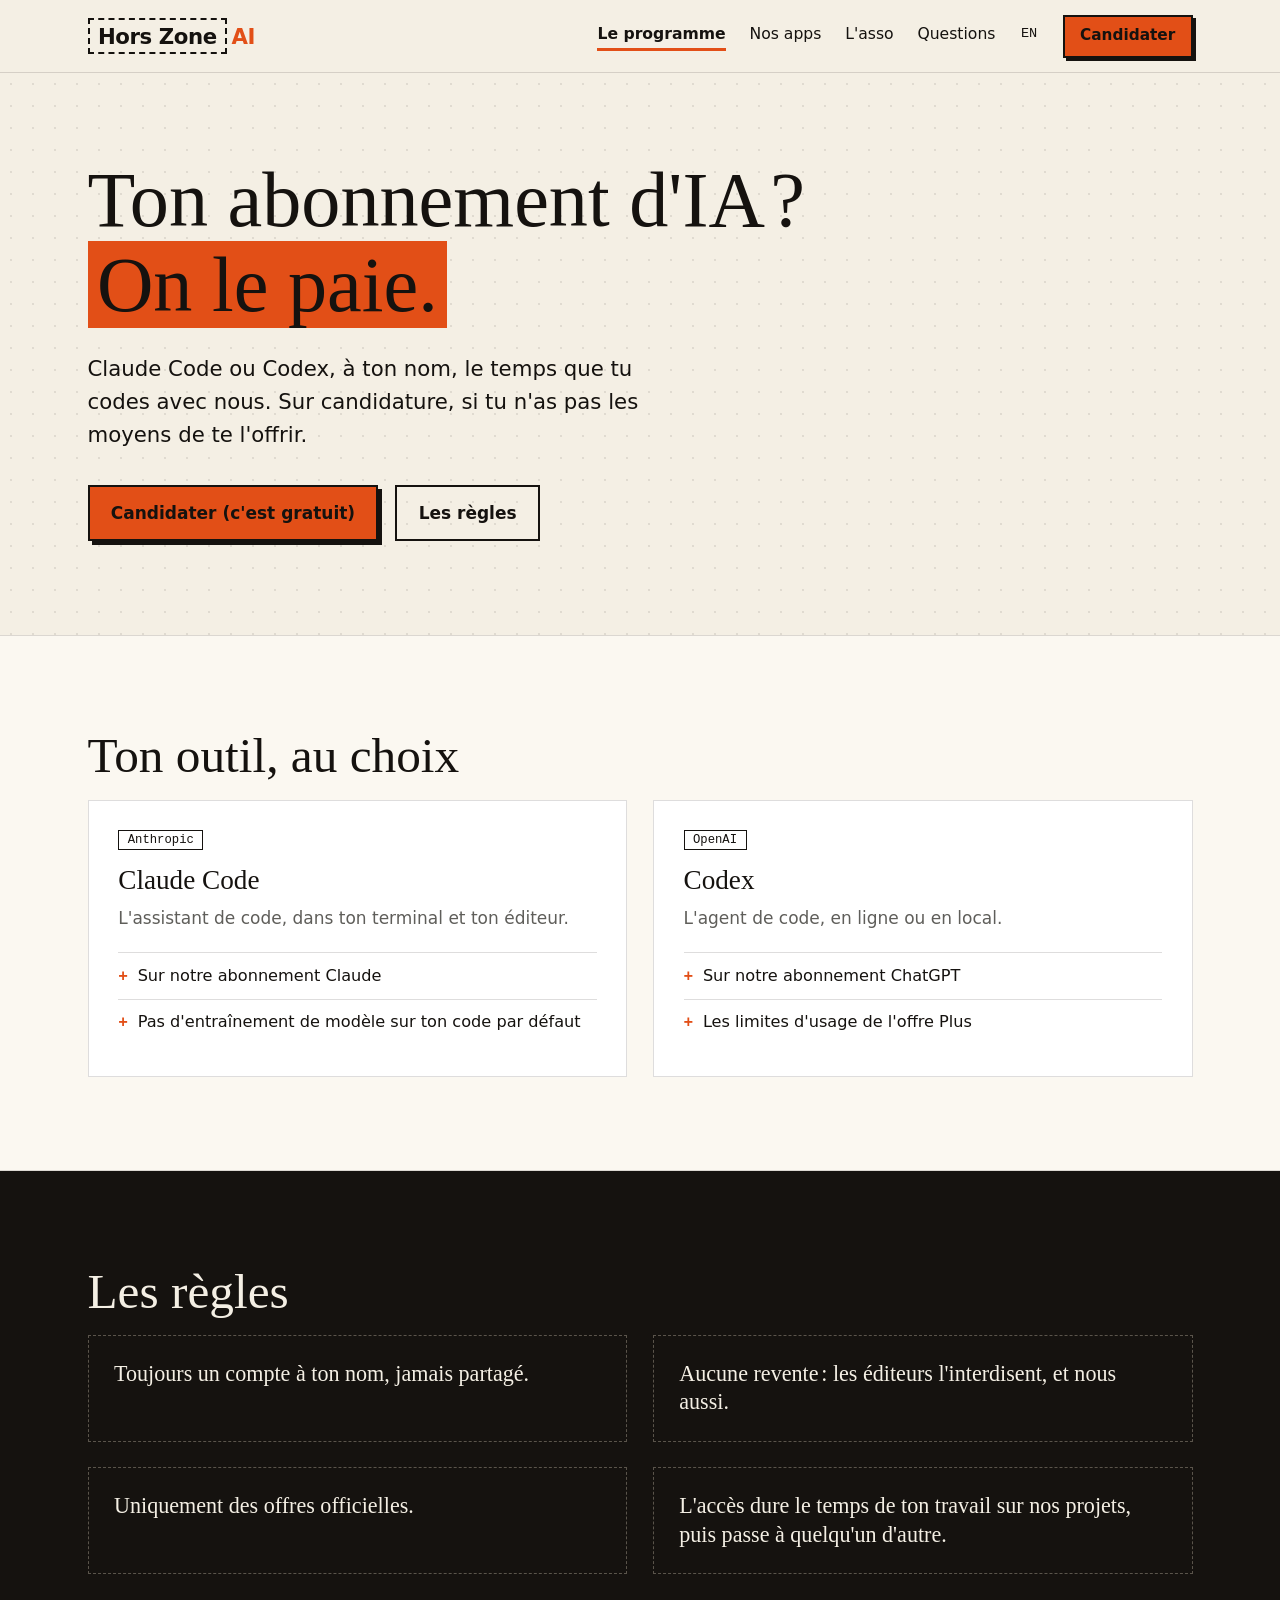
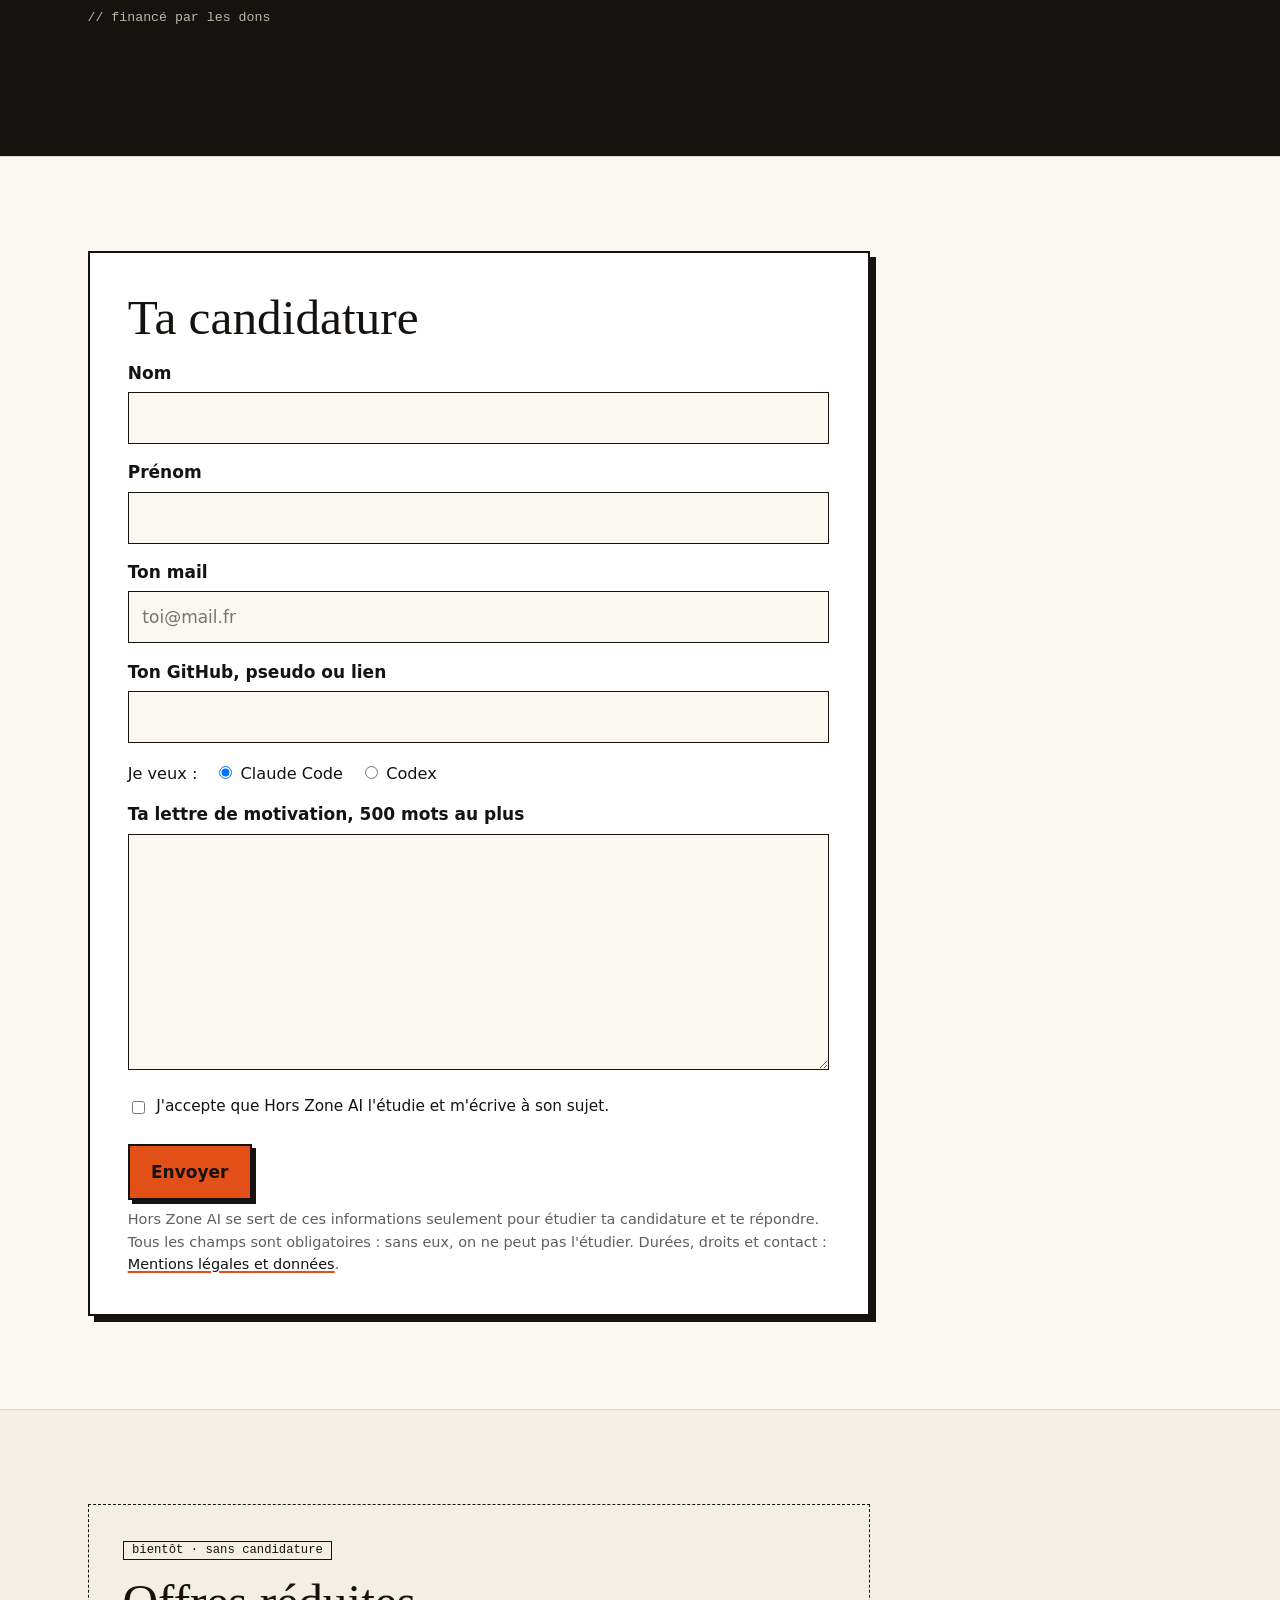
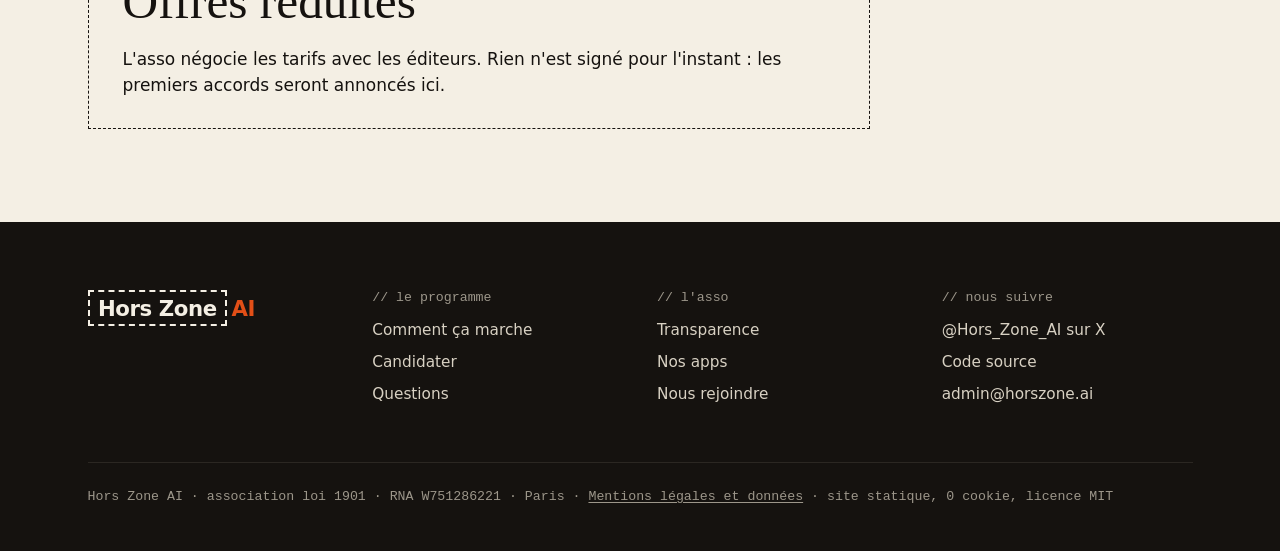
<file: acces.html>
<!doctype html>
<html lang="fr">
<head>
<meta charset="utf-8">
<title>Page déplacée&nbsp;· Hors Zone AI</title>
<meta name="robots" content="noindex">
<meta http-equiv="refresh" content="0; url=services.html">
<link rel="canonical" href="https://hors-zone-ai.github.io/site/services.html">
<link rel="icon" href="data:,">
</head>
<body>
<p>Cette page a déménagé&nbsp;: <a href="services.html">Le programme</a>.</p>
</body>
</html>
</file>
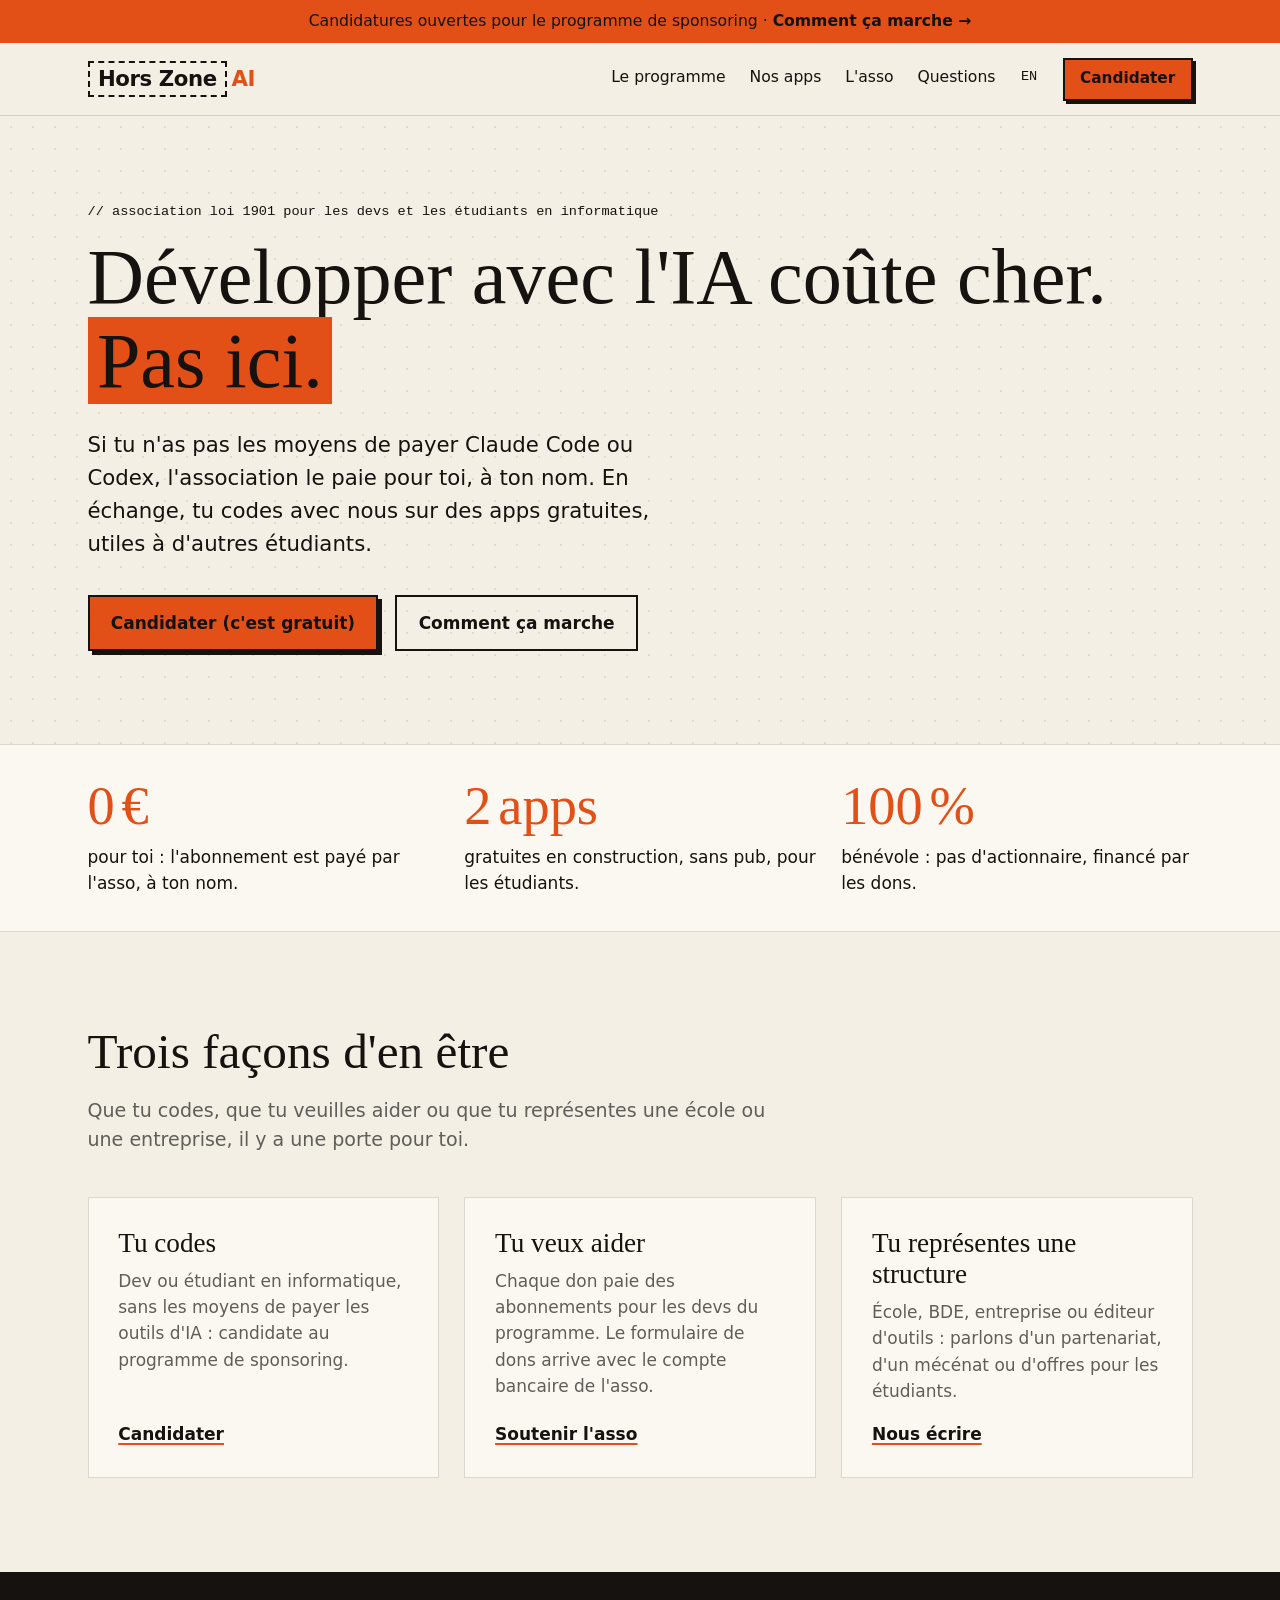
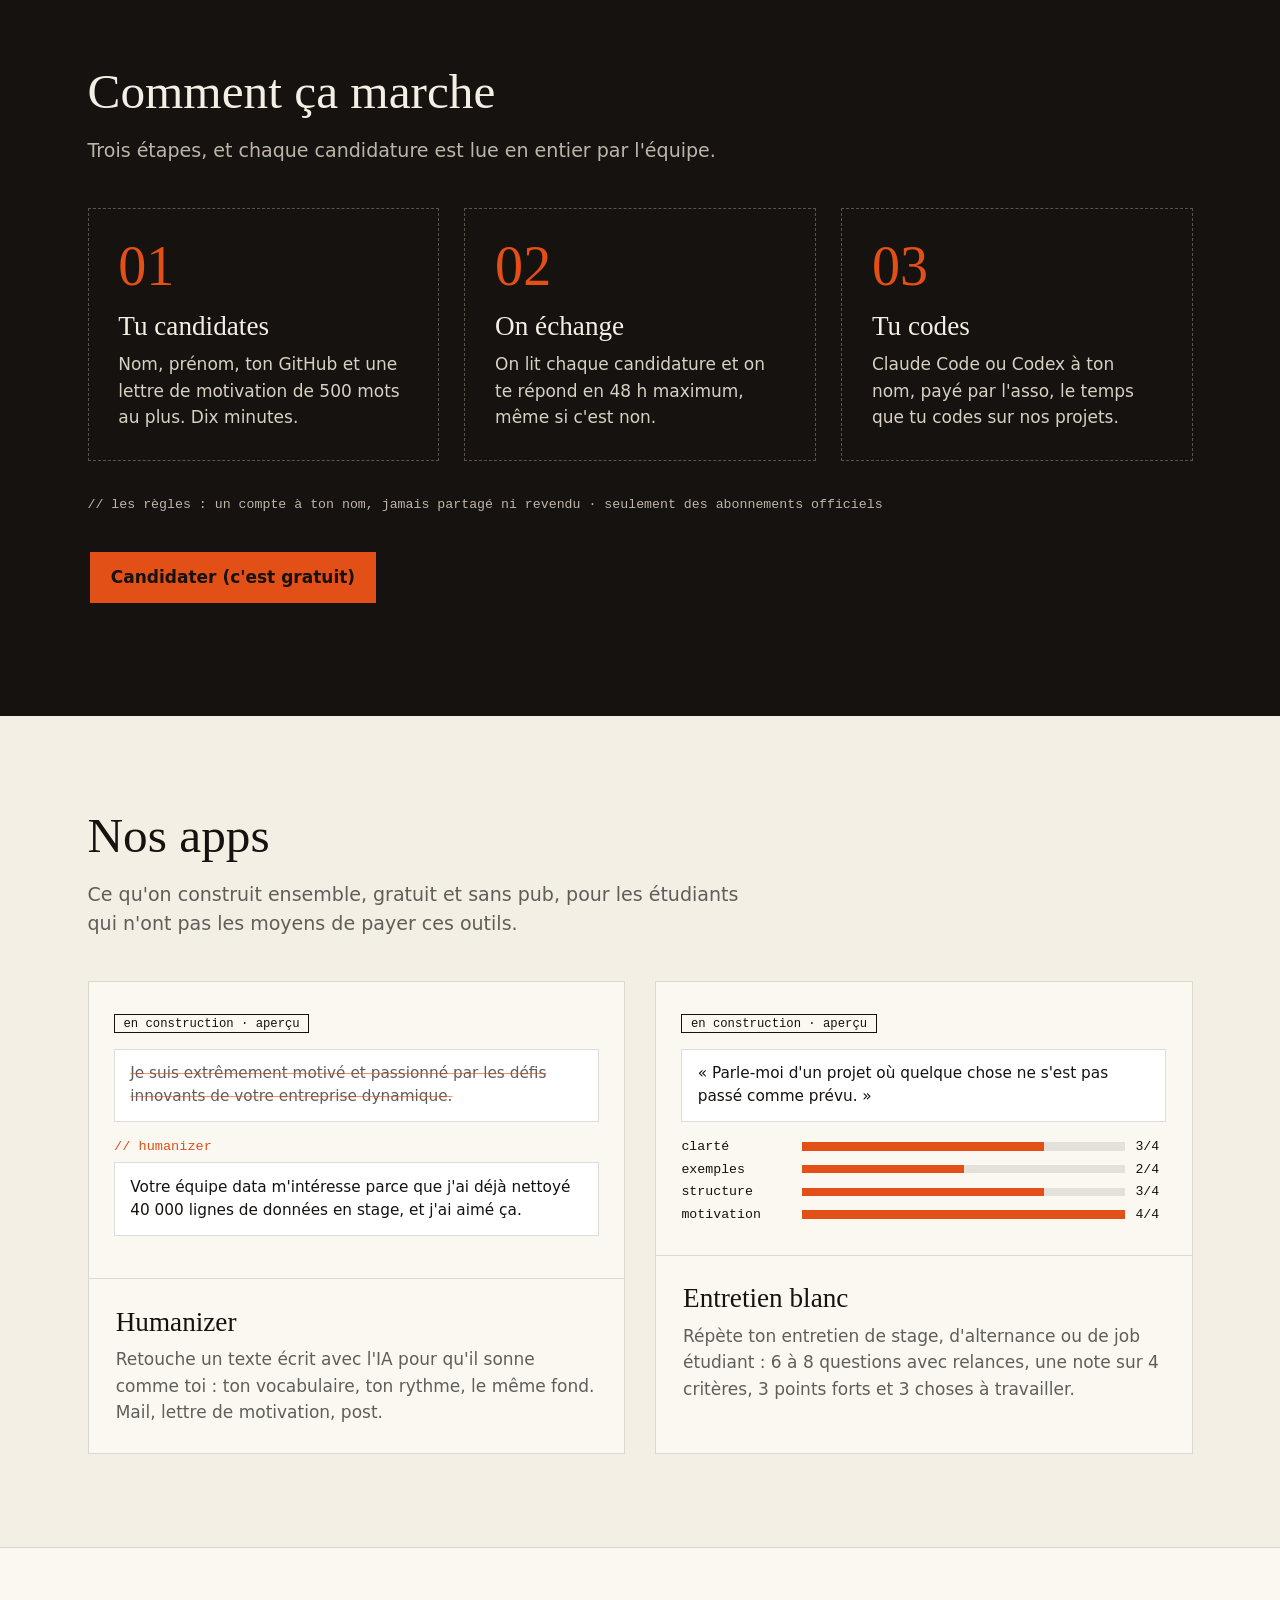
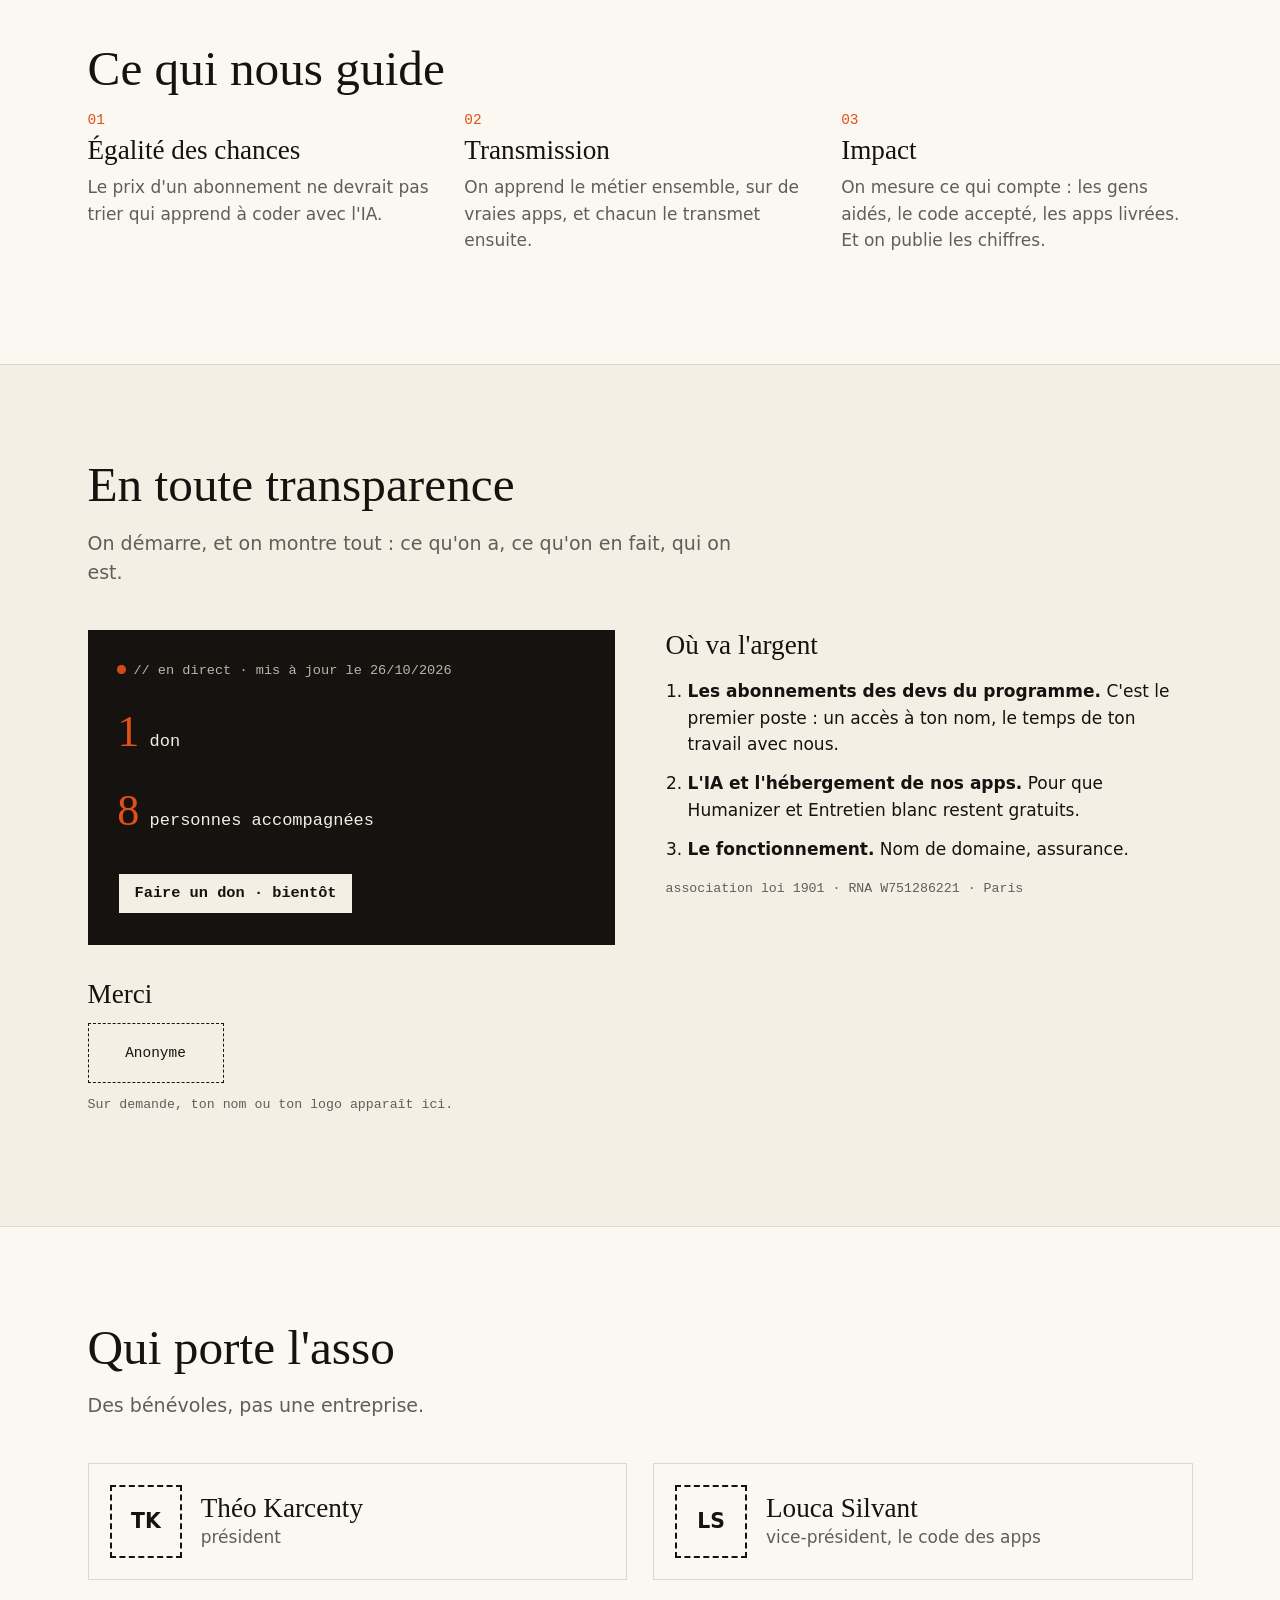
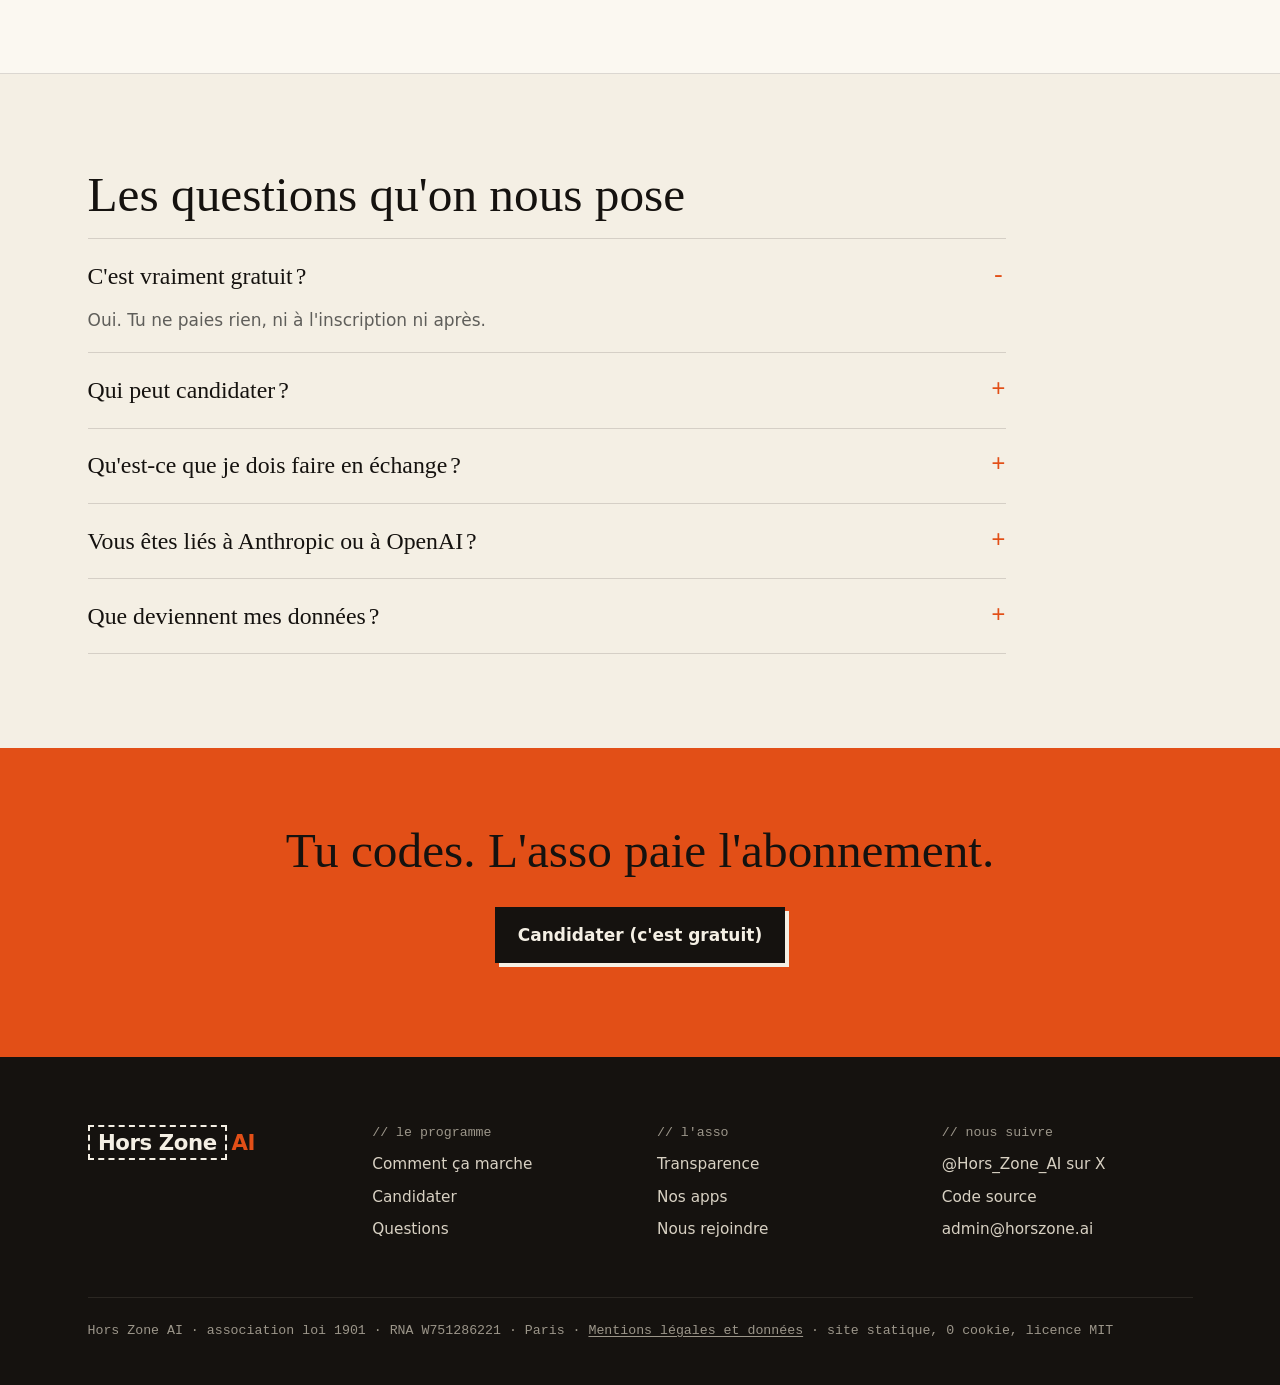
<file: apropos.html>
<!doctype html>
<html lang="fr">
<head>
<meta charset="utf-8">
<title>Page déplacée&nbsp;· Hors Zone AI</title>
<meta name="robots" content="noindex">
<meta http-equiv="refresh" content="0; url=index.html">
<link rel="canonical" href="https://hors-zone-ai.github.io/site/index.html">
<link rel="icon" href="data:,">
</head>
<body>
<p>Cette page a déménagé&nbsp;: <a href="index.html">l'accueil</a>.</p>
</body>
</html>
</file>
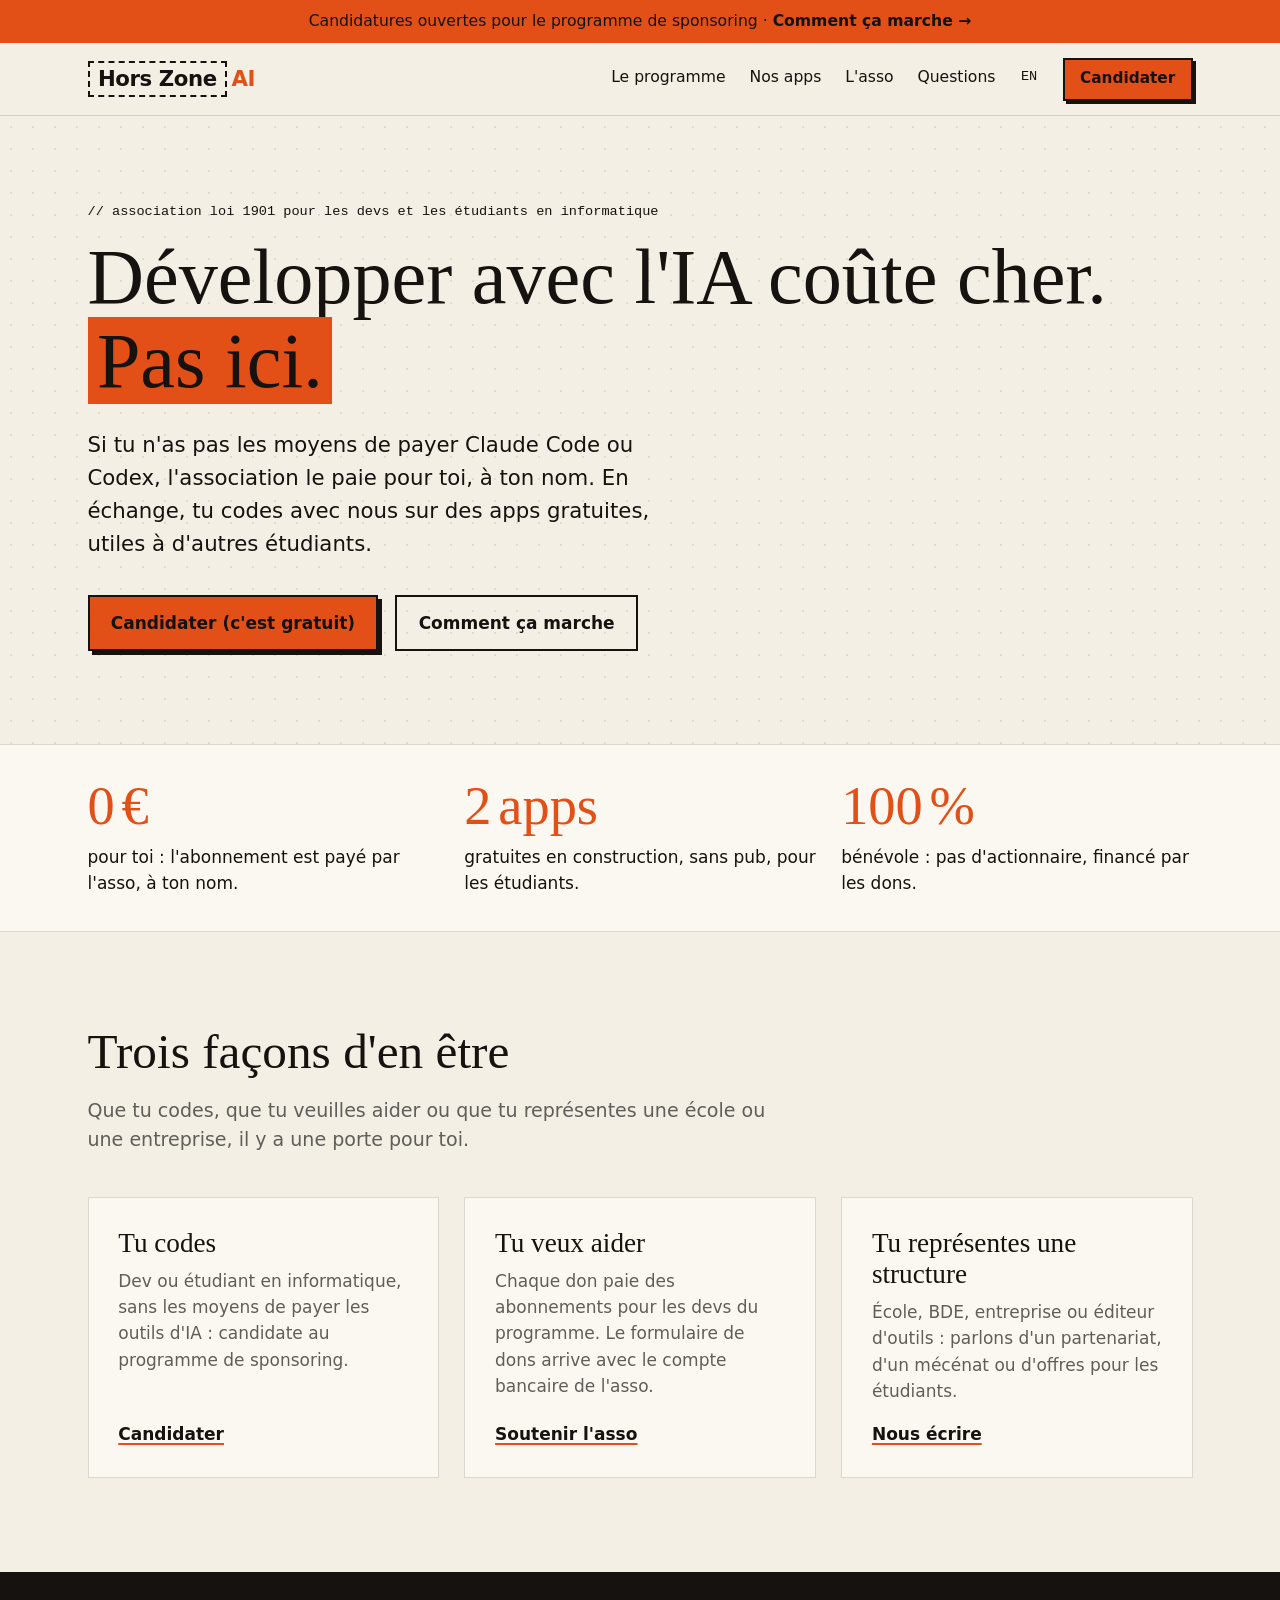
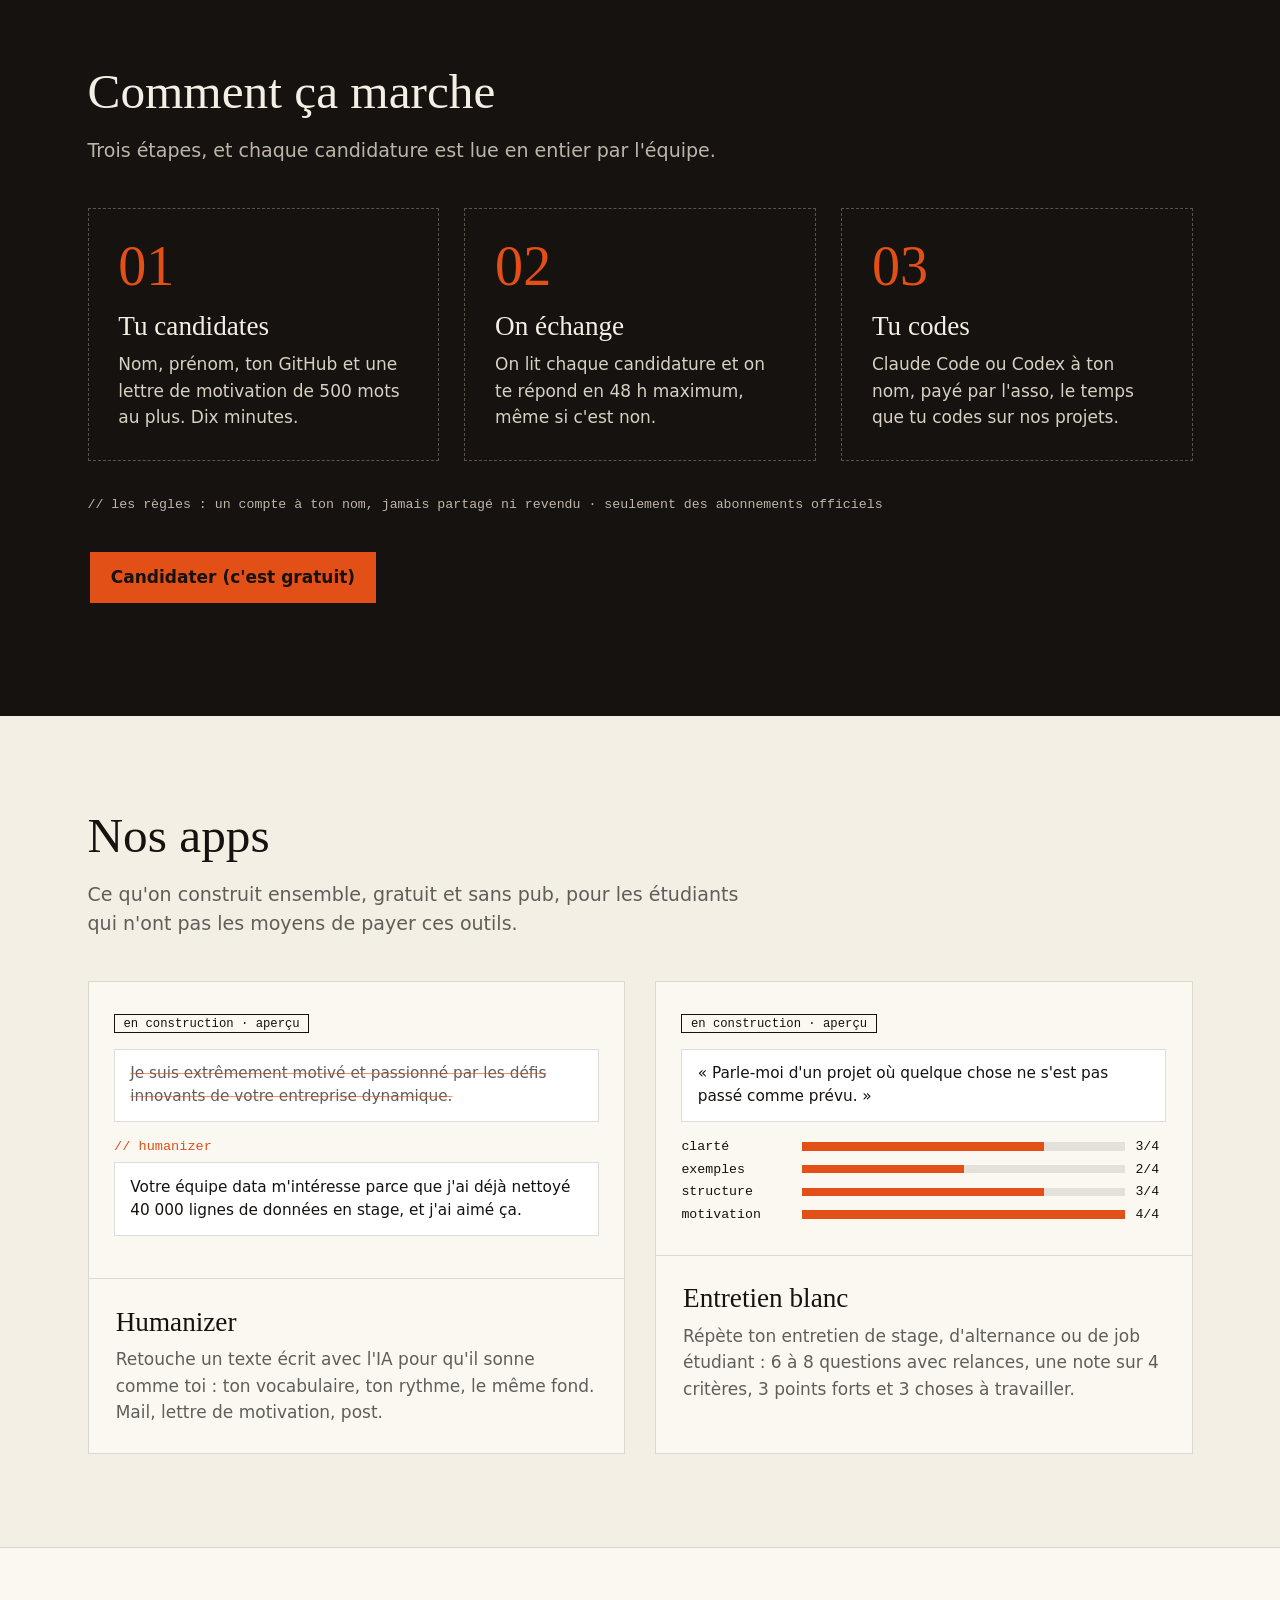
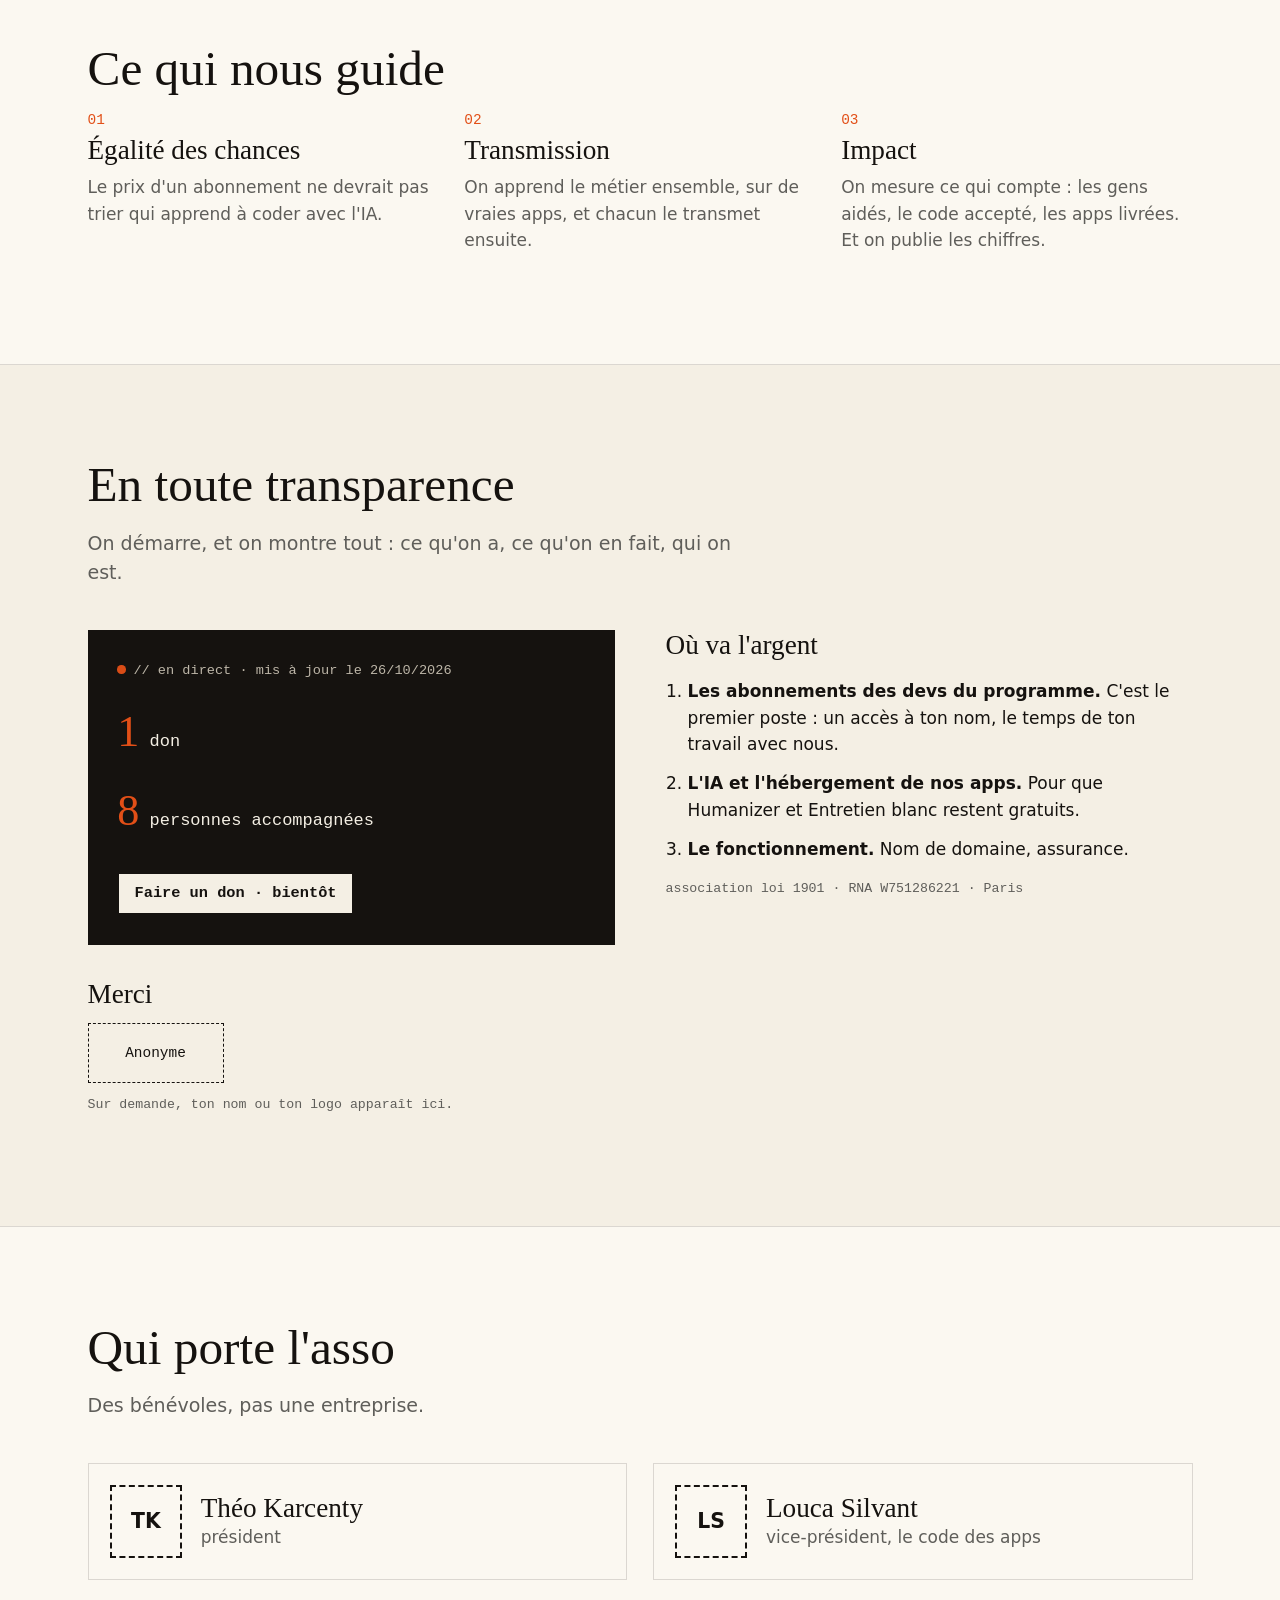
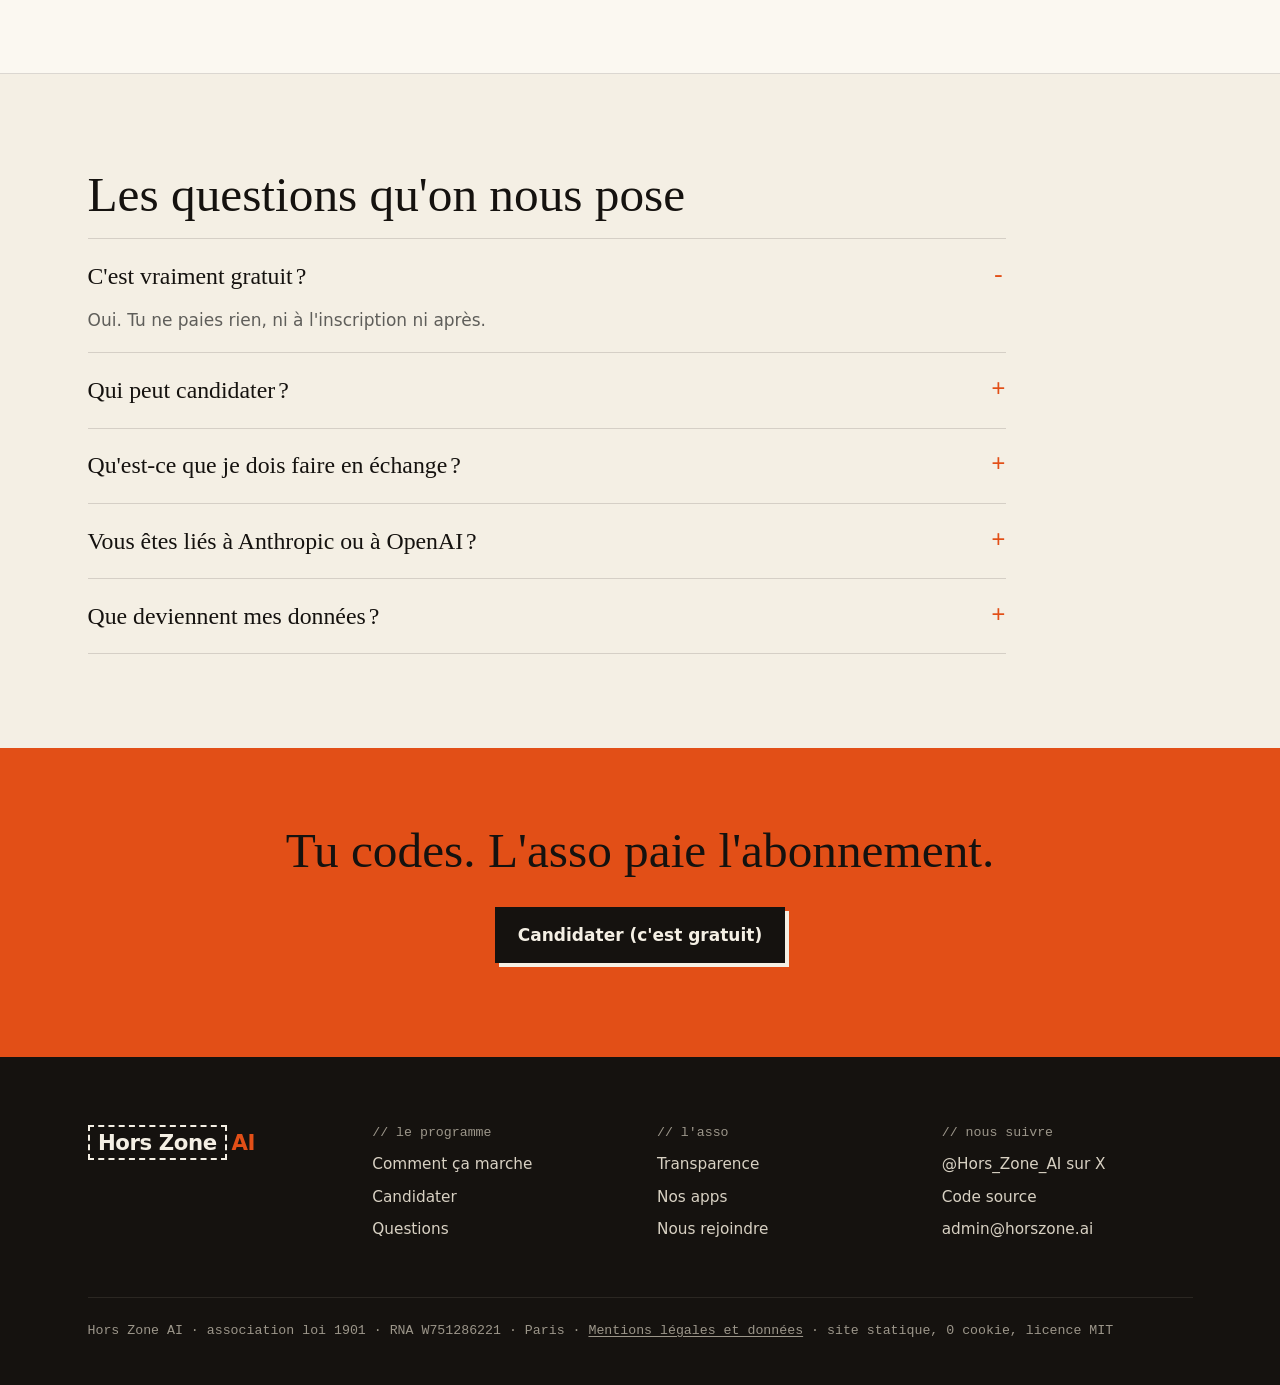
<file: comptes.html>
<!doctype html>
<html lang="fr">
<head>
<meta charset="utf-8">
<title>Page déplacée&nbsp;· Hors Zone AI</title>
<meta name="robots" content="noindex">
<meta http-equiv="refresh" content="0; url=index.html#argent">
<link rel="canonical" href="https://hors-zone-ai.github.io/site/index.html#argent">
<link rel="icon" href="data:,">
</head>
<body>
<p>Cette page a déménagé&nbsp;: <a href="index.html#argent">où va l'argent</a>.</p>
</body>
</html>
</file>
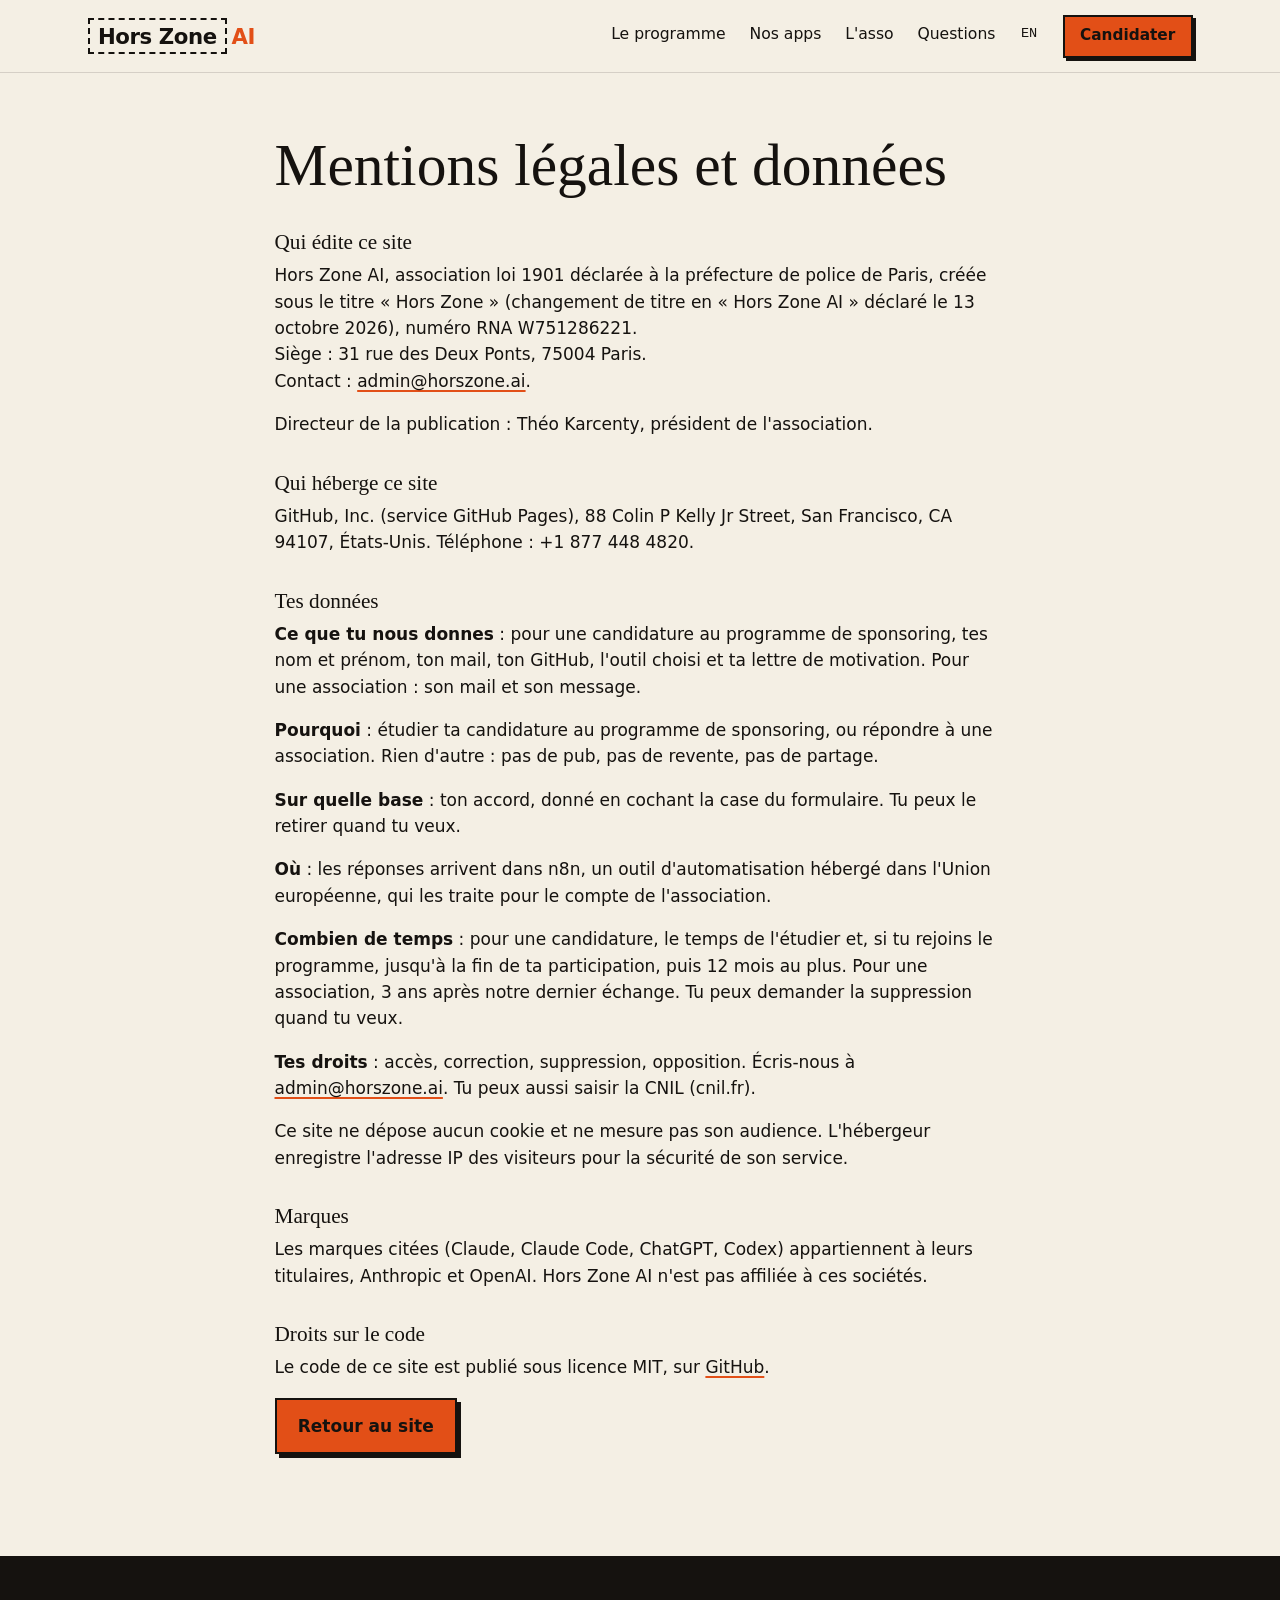
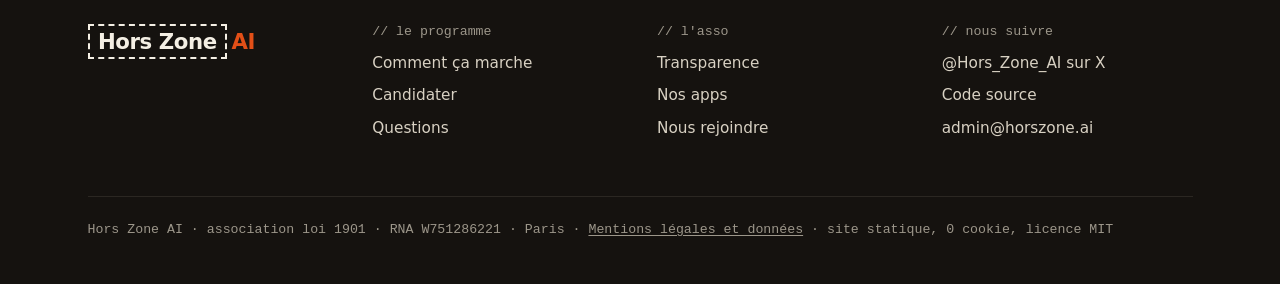
<file: mentions-legales.html>
<!doctype html>
<html lang="fr">
<head>
<meta charset="utf-8">
<meta name="viewport" content="width=device-width, initial-scale=1">
<title>Mentions légales et données&nbsp;· Hors Zone AI</title>
<meta name="robots" content="noindex">
<link rel="alternate" hreflang="fr" href="https://hors-zone-ai.github.io/site/mentions-legales.html">
<link rel="alternate" hreflang="en" href="https://hors-zone-ai.github.io/site/en/legal.html">
<link rel="icon" type="image/png" href="marque/avatar-64-apercu.png">
<link rel="stylesheet" href="style.css?v=10">
</head>
<body>
<a class="evitement" href="#contenu">Aller au contenu</a>

<header class="haut">
  <div class="haut-int">
    <a class="marque" href="index.html"><span class="zone">Hors Zone</span><span class="ai">AI</span></a>
    <nav aria-label="Pages">
      <a href="services.html">Le programme</a>
      <a href="index.html#apps">Nos apps</a>
      <a href="index.html#transparence">L'asso</a>
      <a href="index.html#faq">Questions</a>
    </nav>
    <a class="langue" href="en/legal.html" hreflang="en" lang="en" aria-label="EN, English version">EN</a>
    <a class="bouton petit" href="services.html#candidature">Candidater</a>
  </div>
</header>

<main id="contenu" class="texte">
  <h1>Mentions légales et données</h1>

  <h2>Qui édite ce site</h2>
  <p>Hors Zone AI, association loi 1901 déclarée à la préfecture de police de Paris, créée sous le titre « Hors Zone » (changement de titre en « Hors Zone AI » déclaré le 13 octobre 2026), numéro RNA&nbsp;W751286221.<br>
  Siège&nbsp;: 31 rue des Deux Ponts, 75004 Paris.<br>
  Contact&nbsp;: <a href="mailto:admin@horszone.ai">admin@horszone.ai</a>.</p>
  <p>Directeur de la publication&nbsp;: Théo Karcenty, président de l'association.</p>

  <h2>Qui héberge ce site</h2>
  <p>GitHub, Inc. (service GitHub Pages), 88 Colin P Kelly Jr Street, San Francisco, CA 94107, États-Unis. Téléphone&nbsp;: +1 877 448 4820.</p>

  <h2 id="donnees">Tes données</h2>
  <p><strong>Ce que tu nous donnes</strong>&nbsp;: pour une candidature au programme de sponsoring, tes nom et prénom, ton mail, ton GitHub, l'outil choisi et ta lettre de motivation. Pour une association&nbsp;: son mail et son message.</p>
  <p><strong>Pourquoi</strong>&nbsp;: étudier ta candidature au programme de sponsoring, ou répondre à une association. Rien d'autre&nbsp;: pas de pub, pas de revente, pas de partage.</p>
  <p><strong>Sur quelle base</strong>&nbsp;: ton accord, donné en cochant la case du formulaire. Tu peux le retirer quand tu veux.</p>
  <p><strong>Où</strong>&nbsp;: les réponses arrivent dans n8n, un outil d'automatisation hébergé dans l'Union européenne, qui les traite pour le compte de l'association.</p>
  <p><strong>Combien de temps</strong>&nbsp;: pour une candidature, le temps de l'étudier et, si tu rejoins le programme, jusqu'à la fin de ta participation, puis 12 mois au plus. Pour une association, 3 ans après notre dernier échange. Tu peux demander la suppression quand tu veux.</p>
  <p><strong>Tes droits</strong>&nbsp;: accès, correction, suppression, opposition. Écris-nous à <a href="mailto:admin@horszone.ai">admin@horszone.ai</a>. Tu peux aussi saisir la CNIL (cnil.fr).</p>
  <p>Ce site ne dépose aucun cookie et ne mesure pas son audience. L'hébergeur enregistre l'adresse IP des visiteurs pour la sécurité de son service.</p>

  <h2>Marques</h2>
  <p>Les marques citées (Claude, Claude Code, ChatGPT, Codex) appartiennent à leurs titulaires, Anthropic et OpenAI. Hors Zone AI n'est pas affiliée à ces sociétés.</p>

  <h2>Droits sur le code</h2>
  <p>Le code de ce site est publié sous licence MIT, sur <a href="https://github.com/hors-zone-ai/site">GitHub</a>.</p>

  <p><a class="bouton" href="index.html">Retour au site</a></p>
</main>

<footer class="bas">
  <div class="bas-int">
    <div class="cols">
      <div><a class="marque" href="index.html"><span class="zone">Hors Zone</span><span class="ai">AI</span></a></div>
      <div><p class="col-titre">// le programme</p><a href="services.html">Comment ça marche</a><a href="services.html#candidature">Candidater</a><a href="index.html#faq">Questions</a></div>
      <div><p class="col-titre">// l'asso</p><a href="index.html#transparence">Transparence</a><a href="index.html#apps">Nos apps</a><a href="rejoindre.html">Nous rejoindre</a></div>
      <div><p class="col-titre">// nous suivre</p><a href="https://x.com/Hors_Zone_AI">@Hors_Zone_AI sur X</a><a href="https://github.com/hors-zone-ai">Code source</a><a href="mailto:admin@horszone.ai">admin@horszone.ai</a></div>
    </div>
    <p class="legal">Hors Zone AI&nbsp;· association loi 1901&nbsp;· RNA&nbsp;W751286221&nbsp;· Paris&nbsp;· <a href="mentions-legales.html">Mentions légales et données</a>&nbsp;· site statique, 0 cookie, licence MIT</p>
  </div>
</footer>
</body>
</html>
</file>
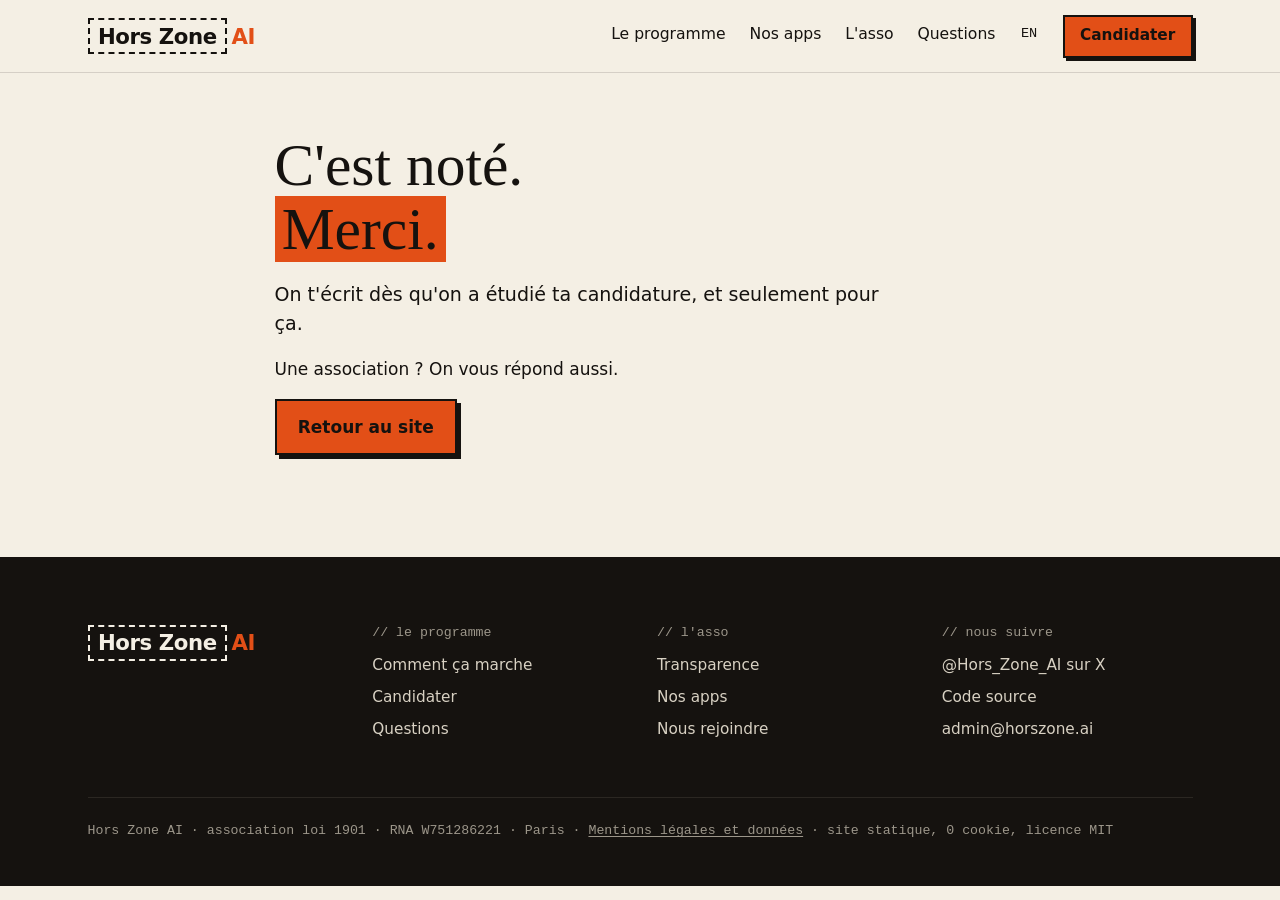
<file: merci.html>
<!doctype html>
<html lang="fr">
<head>
<meta charset="utf-8">
<meta name="viewport" content="width=device-width, initial-scale=1">
<title>C'est noté&nbsp;· Hors Zone AI</title>
<meta name="robots" content="noindex">
<link rel="alternate" hreflang="fr" href="https://hors-zone-ai.github.io/site/merci.html">
<link rel="alternate" hreflang="en" href="https://hors-zone-ai.github.io/site/en/thanks.html">
<link rel="icon" type="image/png" href="marque/avatar-64-apercu.png">
<link rel="stylesheet" href="style.css?v=10">
</head>
<body>
<a class="evitement" href="#contenu">Aller au contenu</a>

<header class="haut">
  <div class="haut-int">
    <a class="marque" href="index.html"><span class="zone">Hors Zone</span><span class="ai">AI</span></a>
    <nav aria-label="Pages">
      <a href="services.html">Le programme</a>
      <a href="index.html#apps">Nos apps</a>
      <a href="index.html#transparence">L'asso</a>
      <a href="index.html#faq">Questions</a>
    </nav>
    <a class="langue" href="en/thanks.html" hreflang="en" lang="en" aria-label="EN, English version">EN</a>
    <a class="bouton petit" href="services.html#candidature">Candidater</a>
  </div>
</header>

<main id="contenu" class="texte">
  <h1>C'est noté.<br><mark>Merci.</mark></h1>
  <p class="chapo">On t'écrit dès qu'on a étudié ta candidature, et seulement pour ça.</p>
  <p>Une association&nbsp;? On vous répond aussi.</p>
  <p><a class="bouton" href="index.html">Retour au site</a></p>
</main>

<footer class="bas">
  <div class="bas-int">
    <div class="cols">
      <div><a class="marque" href="index.html"><span class="zone">Hors Zone</span><span class="ai">AI</span></a></div>
      <div><p class="col-titre">// le programme</p><a href="services.html">Comment ça marche</a><a href="services.html#candidature">Candidater</a><a href="index.html#faq">Questions</a></div>
      <div><p class="col-titre">// l'asso</p><a href="index.html#transparence">Transparence</a><a href="index.html#apps">Nos apps</a><a href="rejoindre.html">Nous rejoindre</a></div>
      <div><p class="col-titre">// nous suivre</p><a href="https://x.com/Hors_Zone_AI">@Hors_Zone_AI sur X</a><a href="https://github.com/hors-zone-ai">Code source</a><a href="mailto:admin@horszone.ai">admin@horszone.ai</a></div>
    </div>
    <p class="legal">Hors Zone AI&nbsp;· association loi 1901&nbsp;· RNA&nbsp;W751286221&nbsp;· Paris&nbsp;· <a href="mentions-legales.html">Mentions légales et données</a>&nbsp;· site statique, 0 cookie, licence MIT</p>
  </div>
</footer>
</body>
</html>
</file>
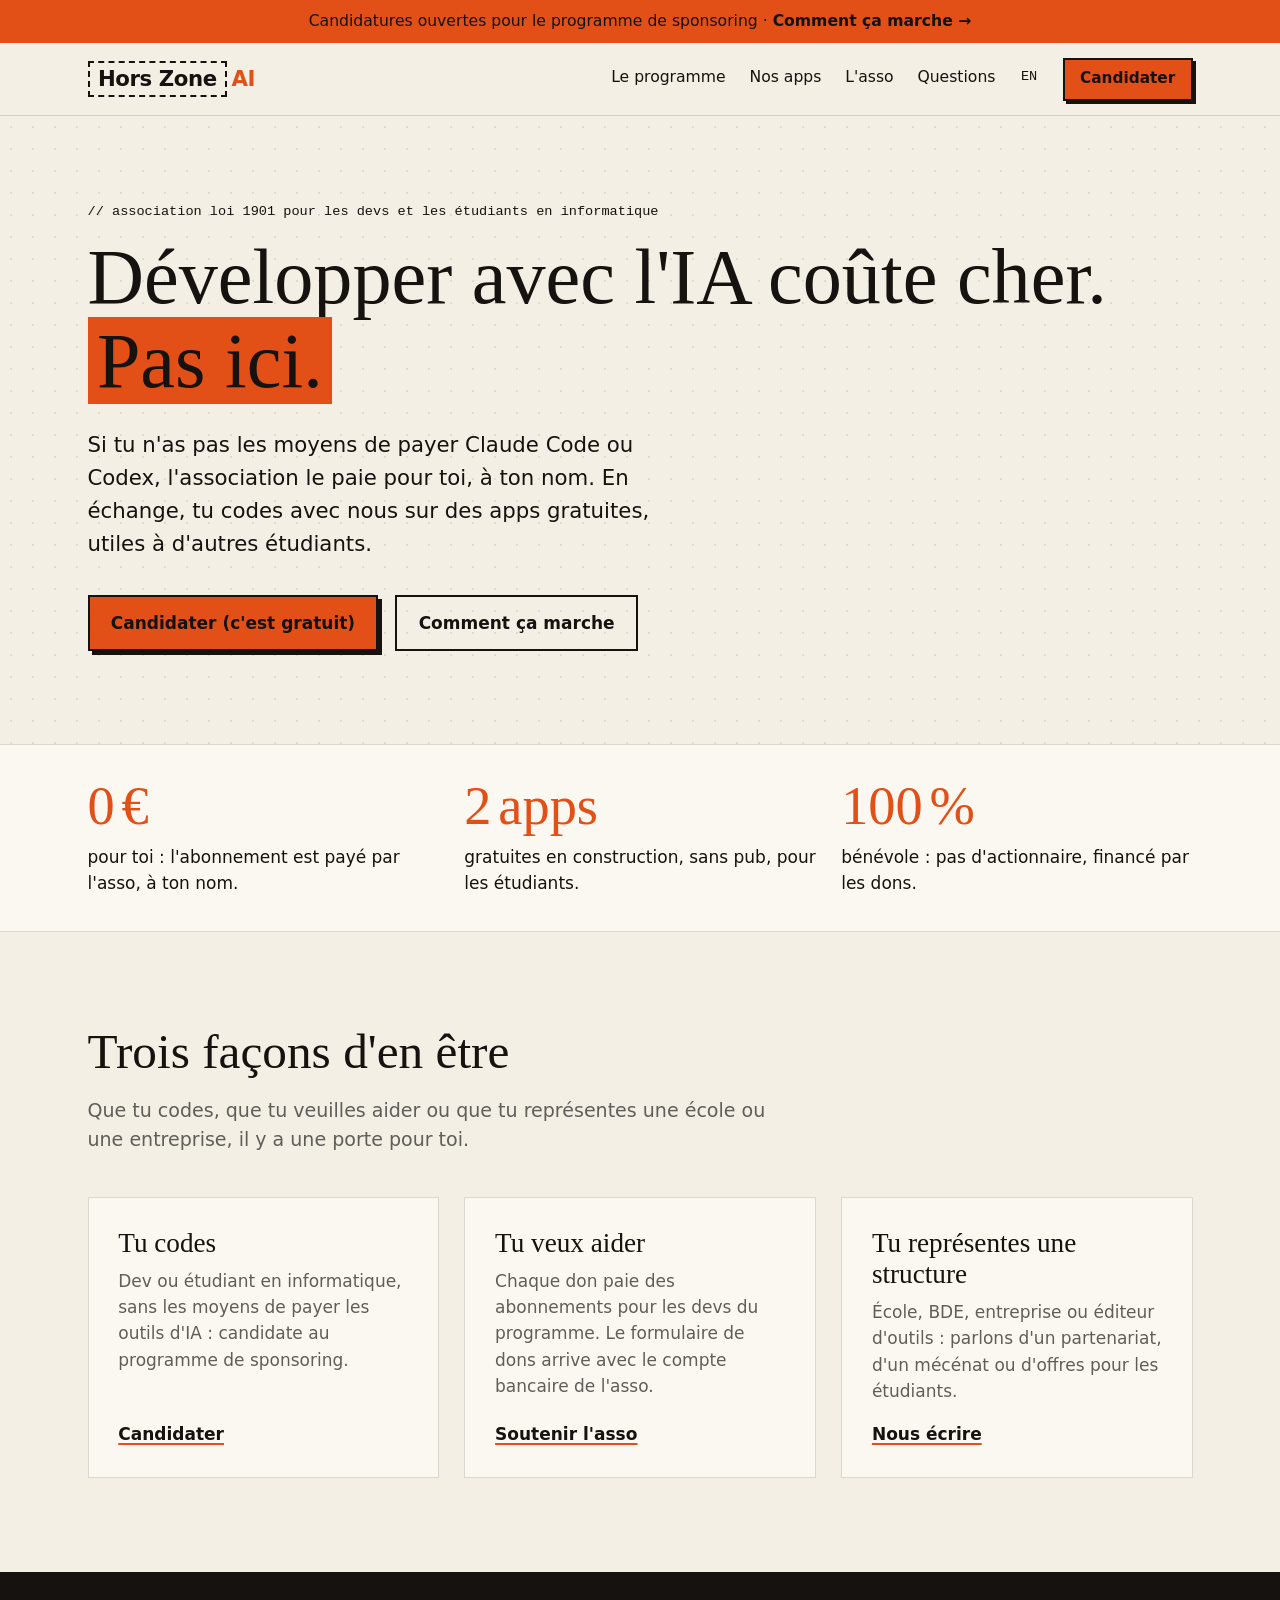
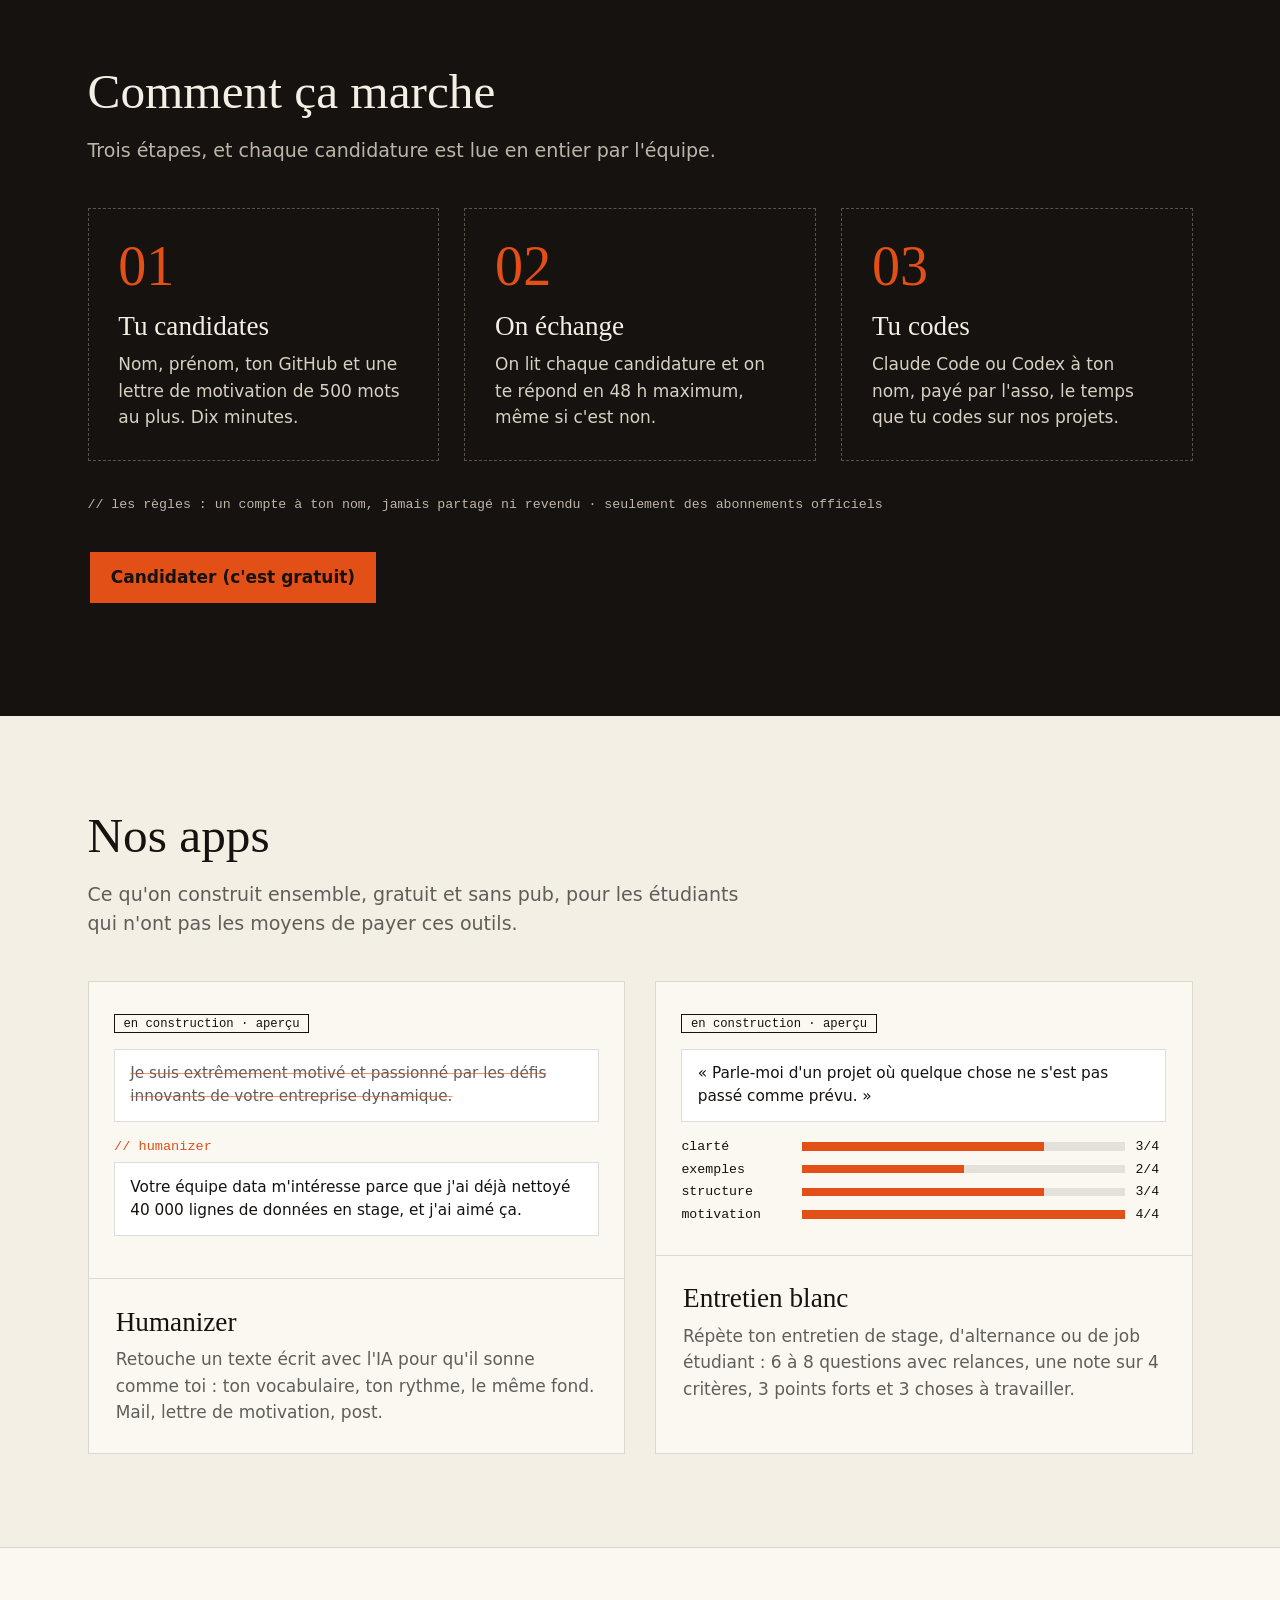
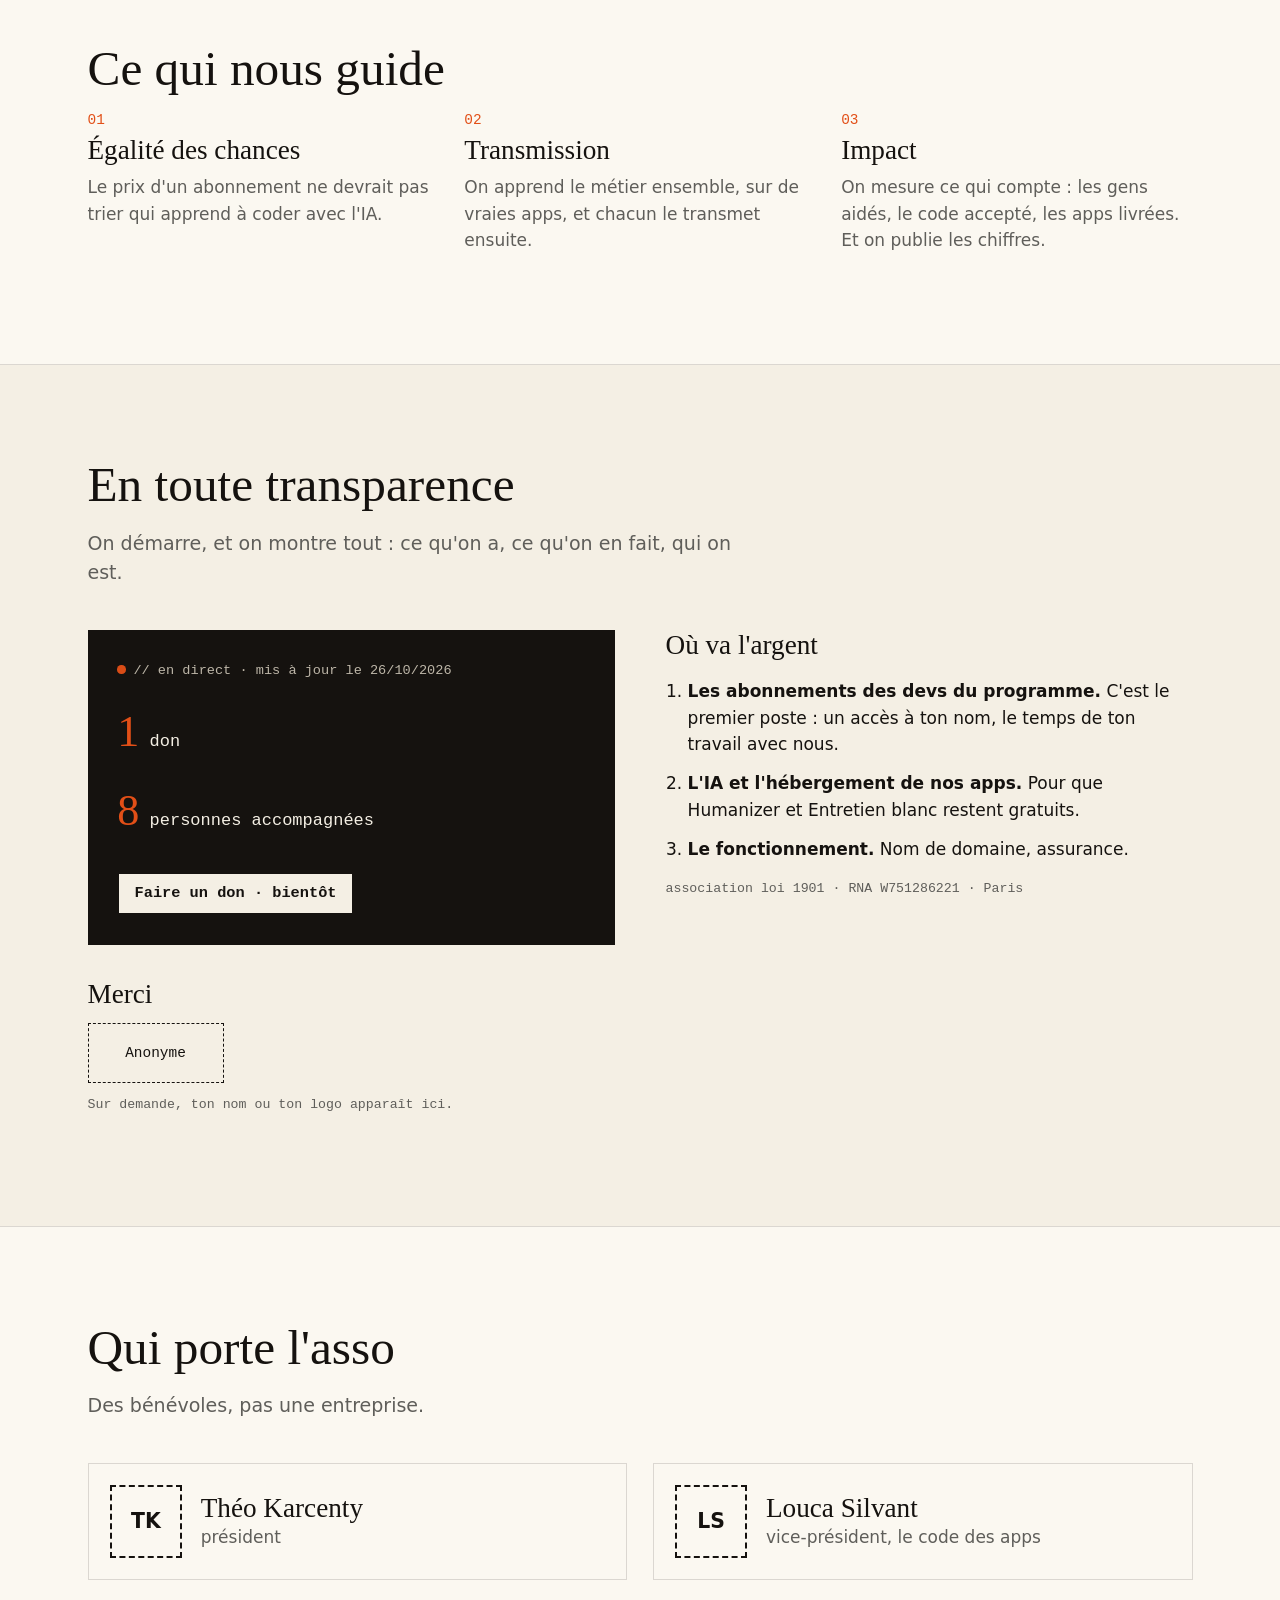
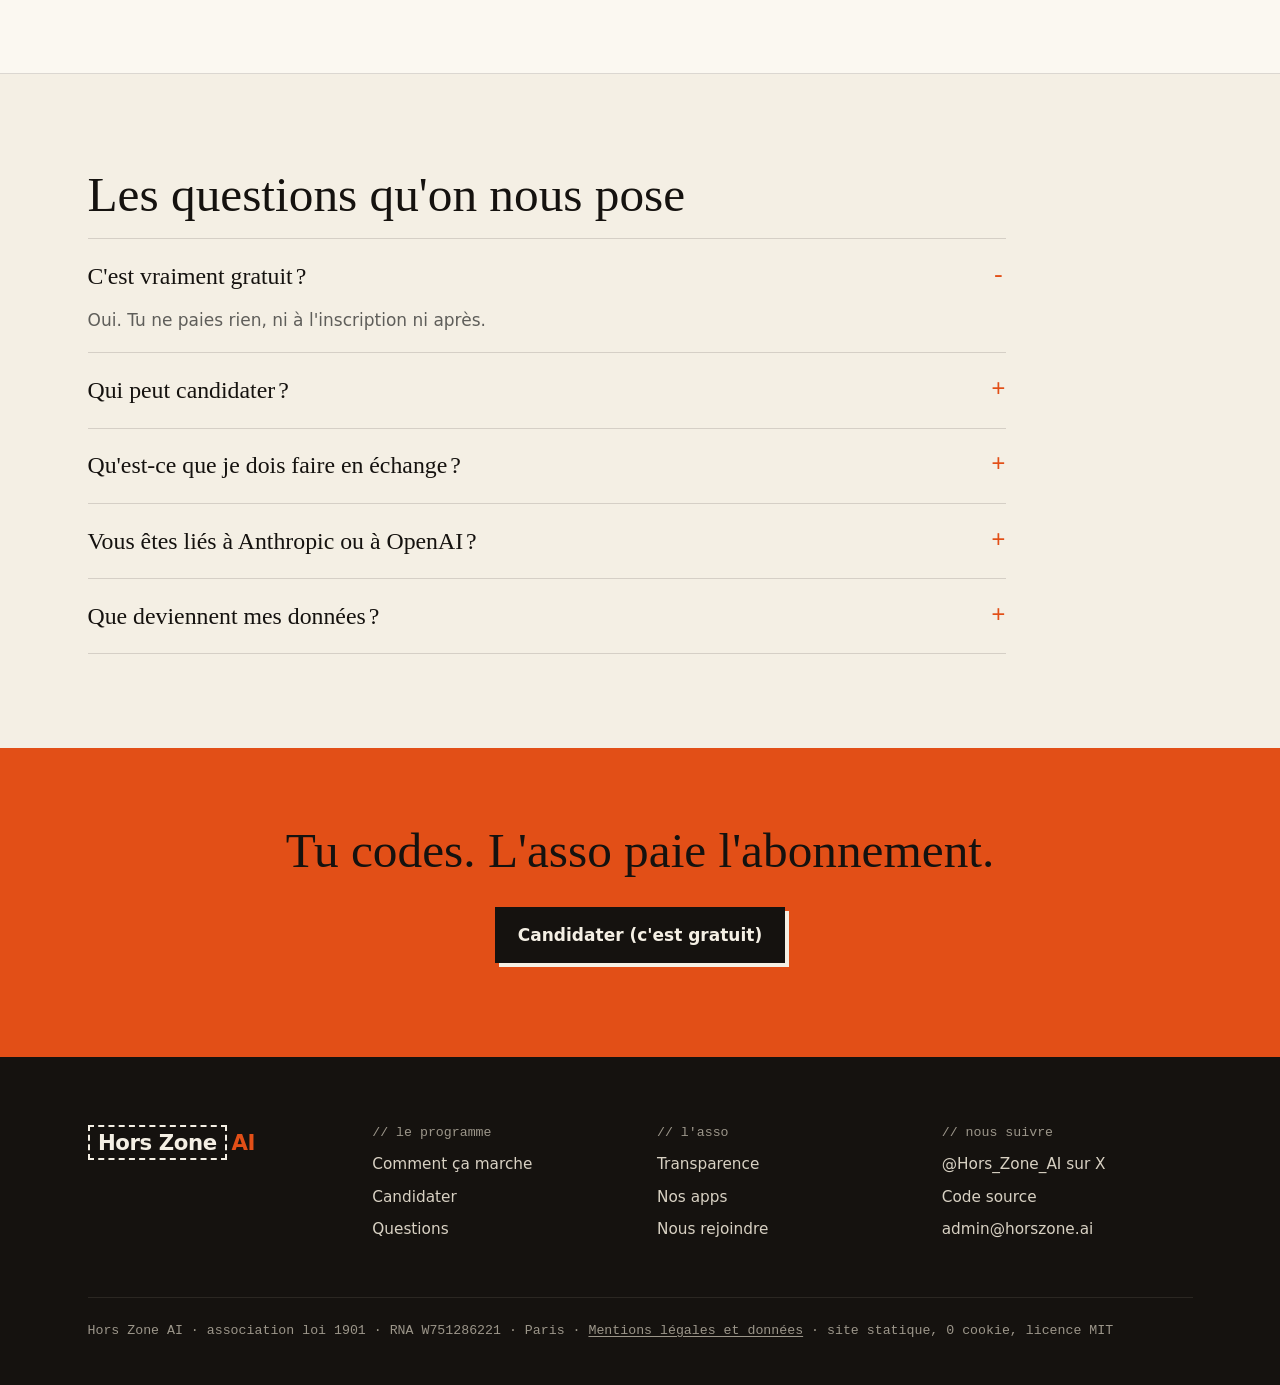
<file: mission.html>
<!doctype html>
<html lang="fr">
<head>
<meta charset="utf-8">
<title>Page déplacée&nbsp;· Hors Zone AI</title>
<meta name="robots" content="noindex">
<meta http-equiv="refresh" content="0; url=index.html#mission">
<link rel="canonical" href="https://hors-zone-ai.github.io/site/index.html#mission">
<link rel="icon" href="data:,">
</head>
<body>
<p>Cette page a déménagé&nbsp;: <a href="index.html#mission">notre mission</a>.</p>
</body>
</html>
</file>
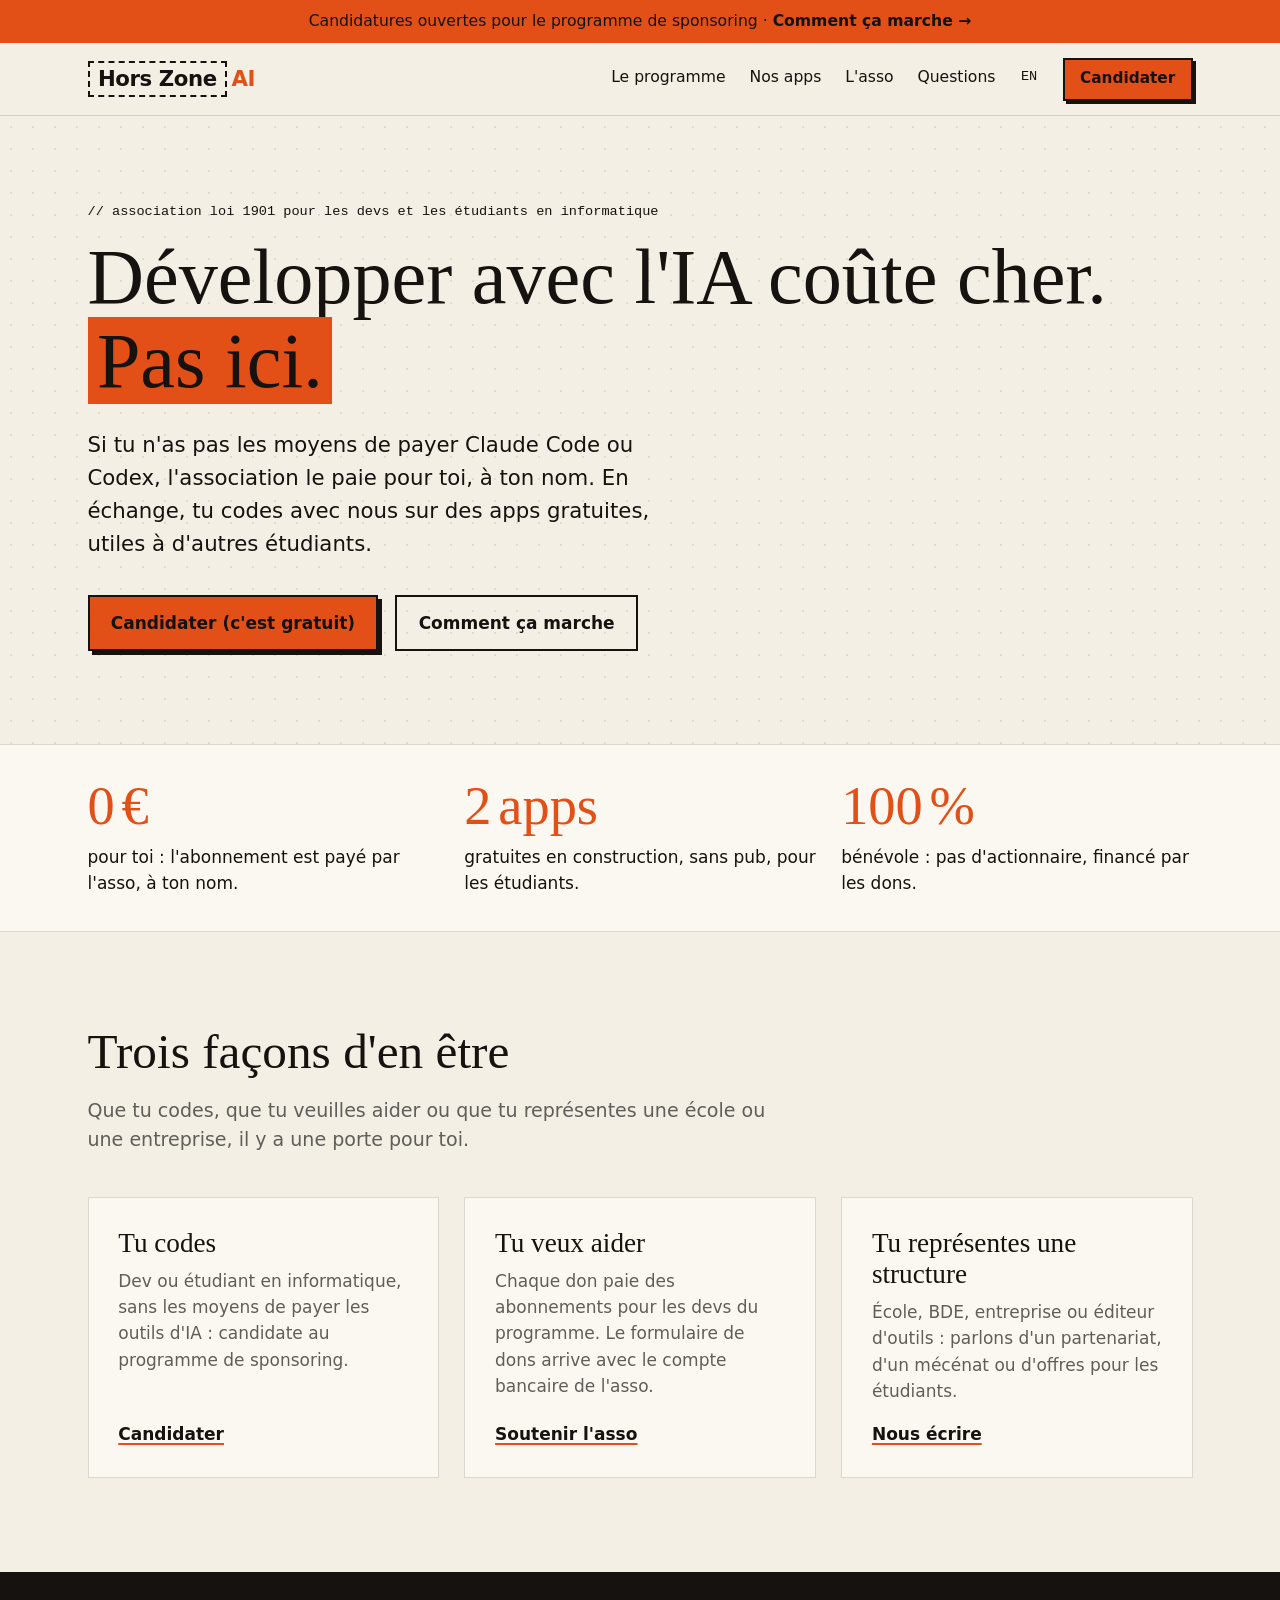
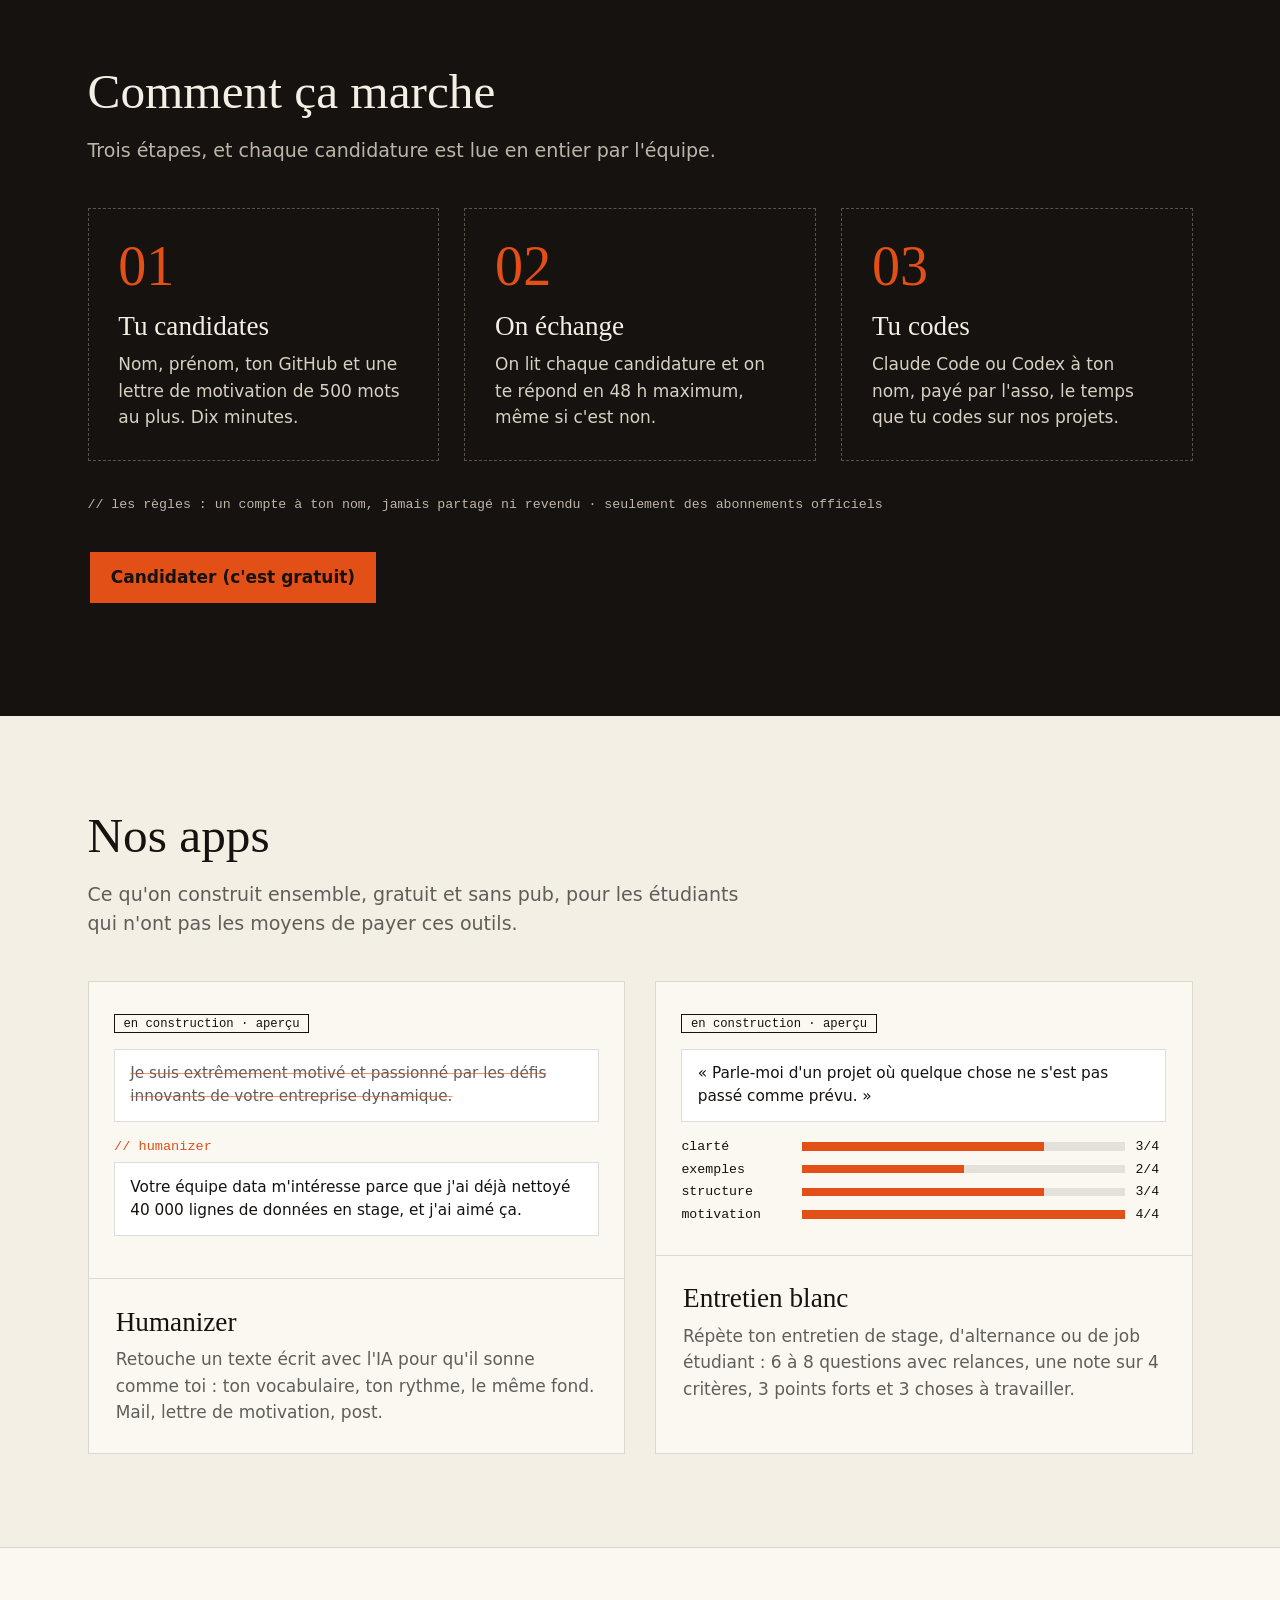
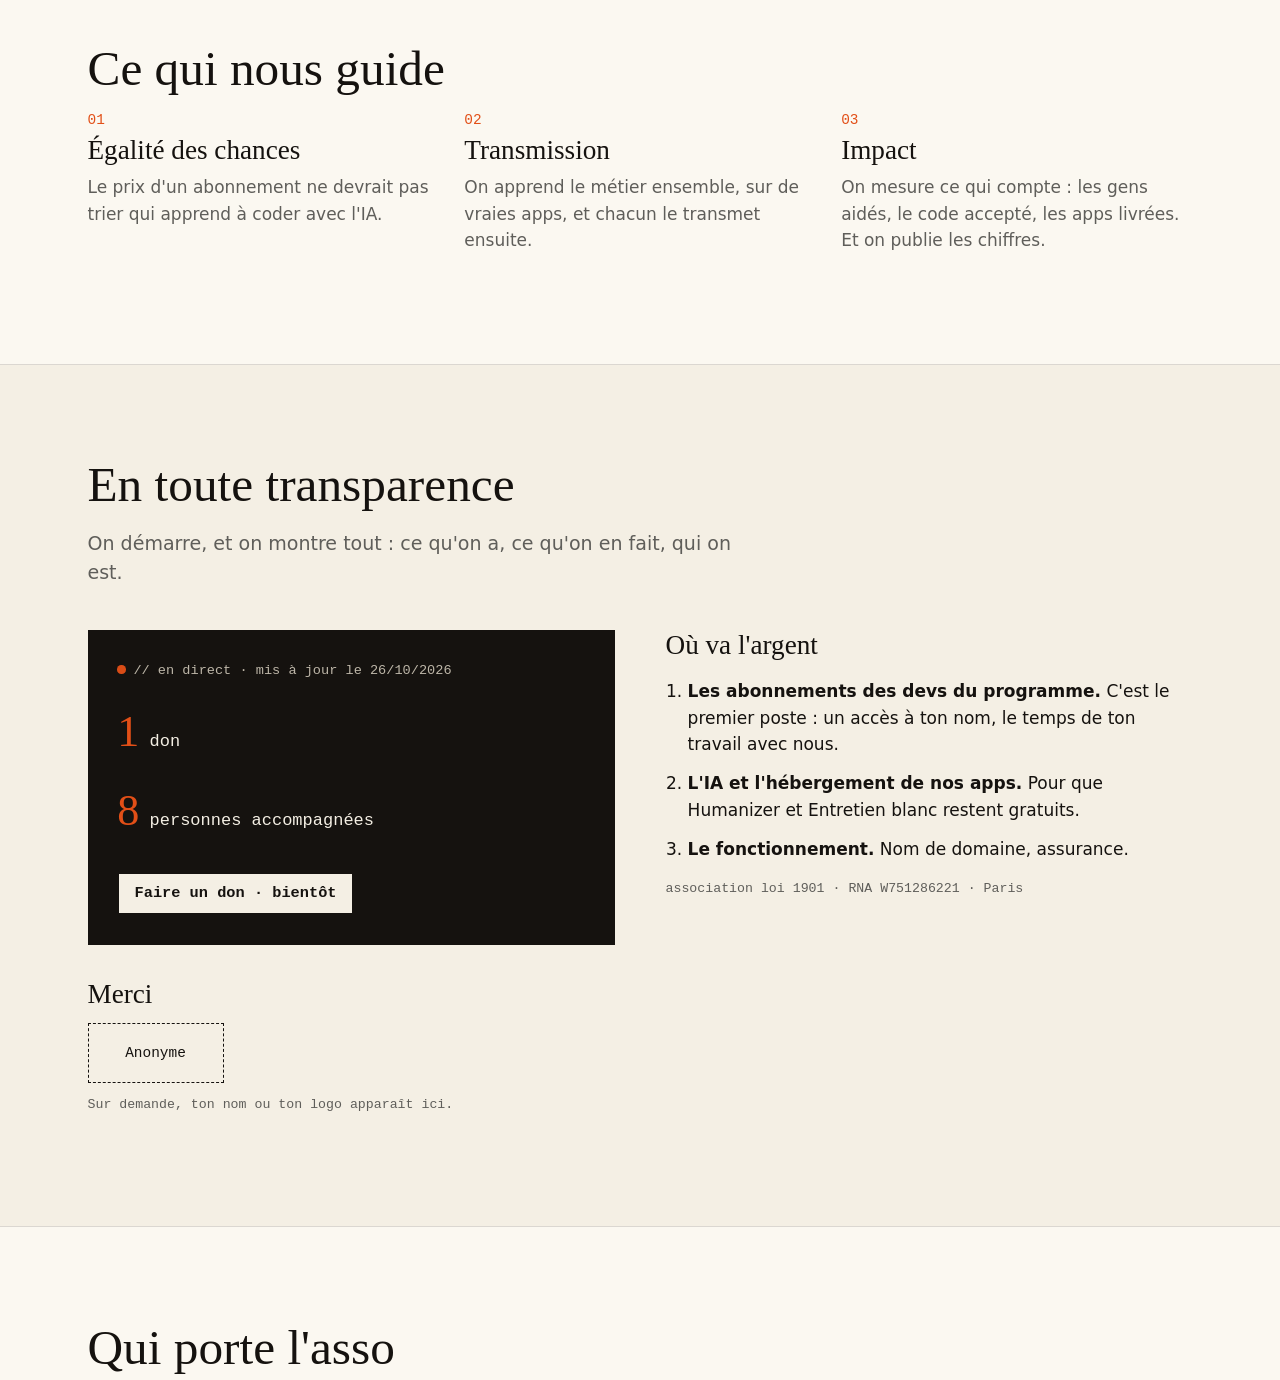
<file: outils.html>
<!doctype html>
<html lang="fr">
<head>
<meta charset="utf-8">
<title>Page déplacée&nbsp;· Hors Zone AI</title>
<meta name="robots" content="noindex">
<meta http-equiv="refresh" content="0; url=index.html#apps">
<link rel="canonical" href="https://hors-zone-ai.github.io/site/index.html#apps">
<link rel="icon" href="data:,">
</head>
<body>
<p>Cette page a déménagé&nbsp;: <a href="index.html#apps">Nos apps</a>.</p>
</body>
</html>
</file>
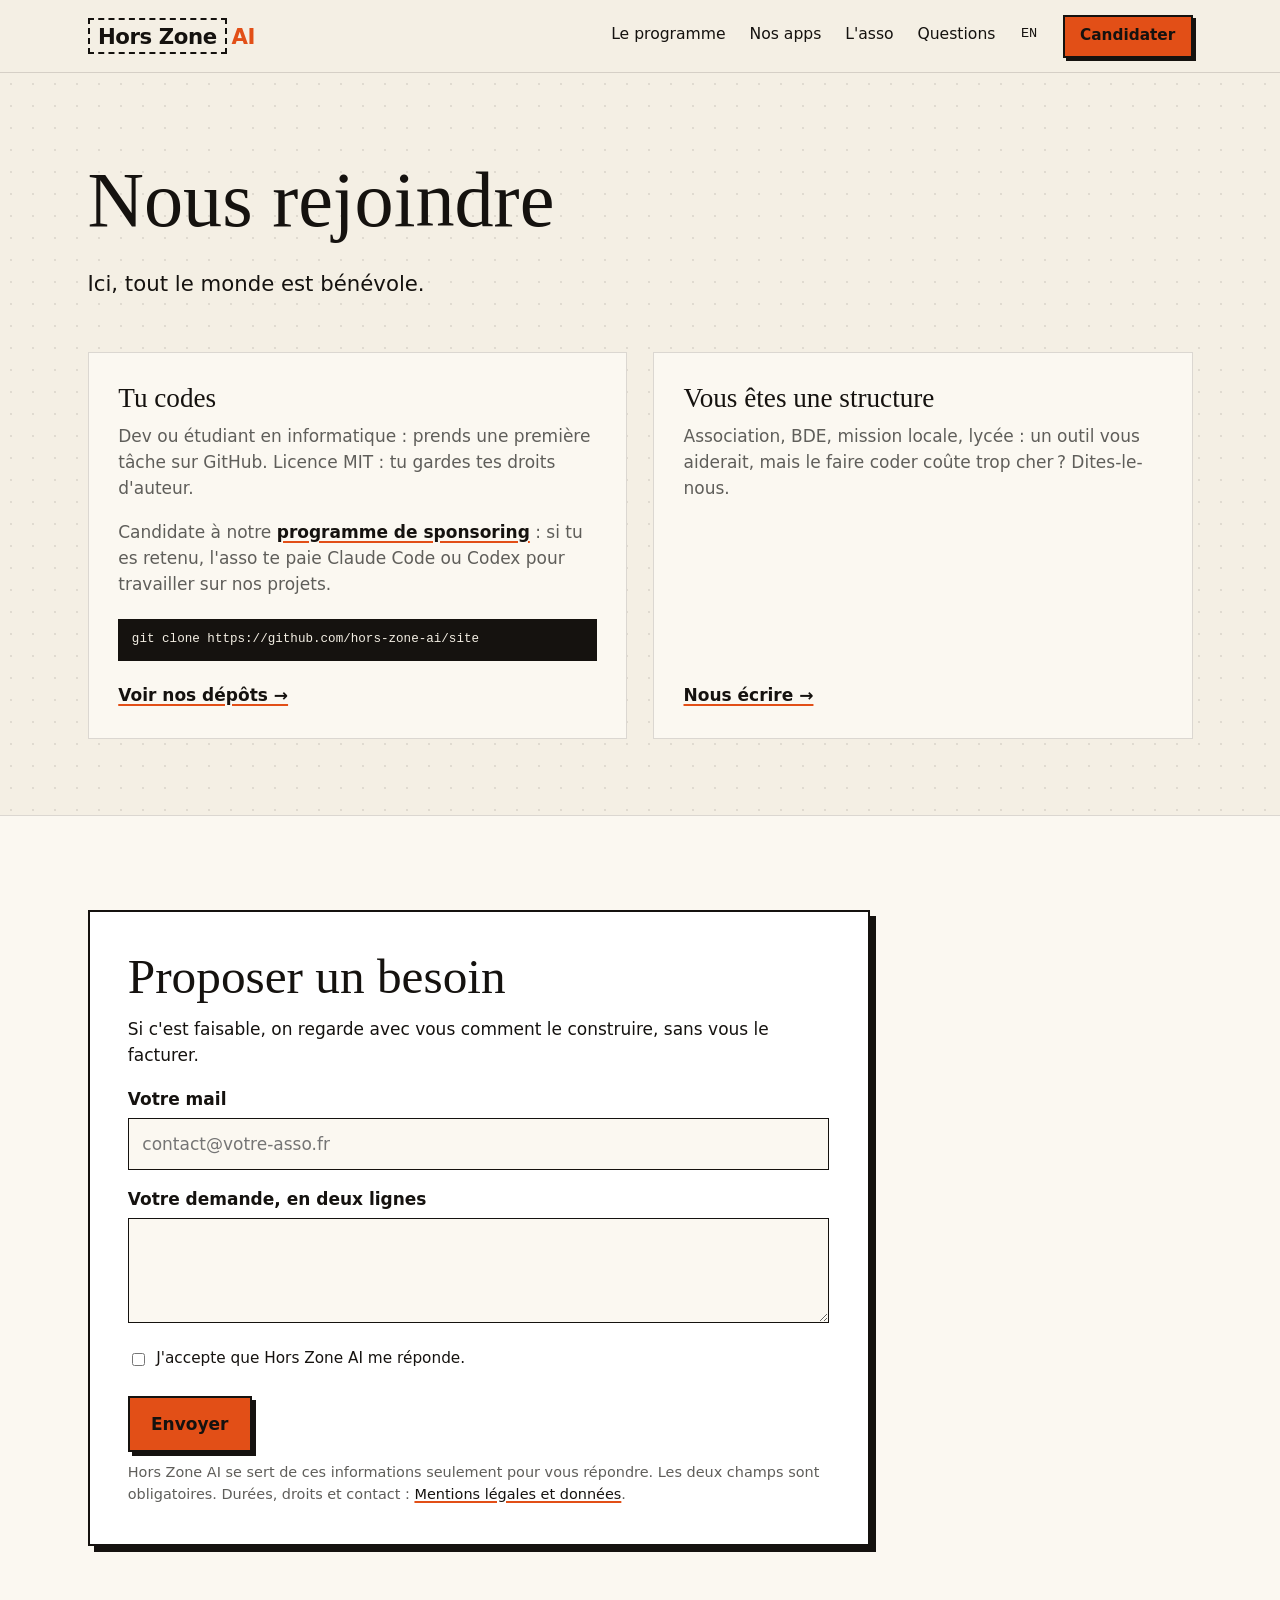
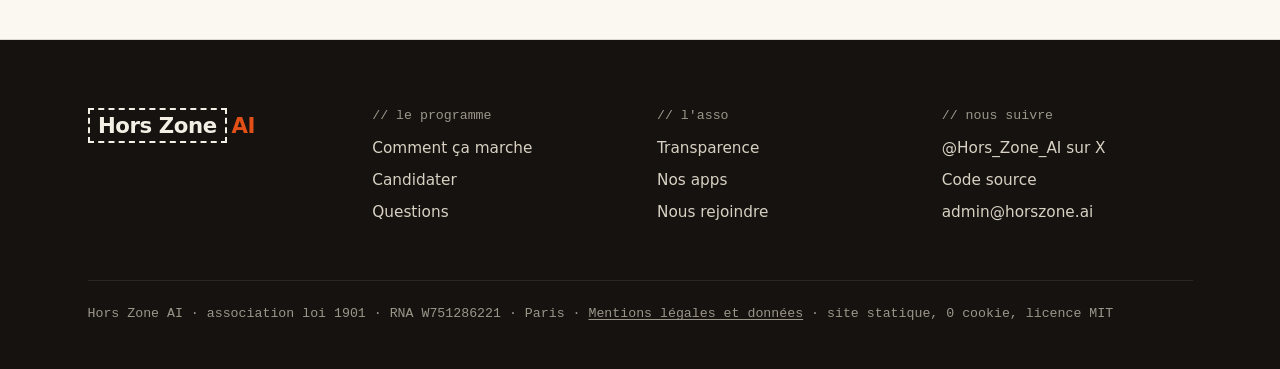
<file: rejoindre.html>
<!doctype html>
<html lang="fr">
<head>
<meta charset="utf-8">
<meta name="viewport" content="width=device-width, initial-scale=1">
<title>Nous rejoindre&nbsp;· Hors Zone AI</title>
<meta name="description" content="Dev, étudiant en informatique ou structure avec un besoin : comment rejoindre Hors Zone AI.">
<link rel="alternate" hreflang="fr" href="https://hors-zone-ai.github.io/site/rejoindre.html">
<link rel="alternate" hreflang="en" href="https://hors-zone-ai.github.io/site/en/join.html">
<link rel="canonical" href="https://hors-zone-ai.github.io/site/rejoindre.html">
<link rel="alternate" hreflang="x-default" href="https://hors-zone-ai.github.io/site/rejoindre.html">
<meta property="og:site_name" content="Hors Zone AI">
<meta property="og:type" content="website">
<meta property="og:locale" content="fr_FR">
<meta property="og:title" content="Nous rejoindre&nbsp;· Hors Zone AI">
<meta property="og:description" content="Dev, étudiant en informatique ou structure avec un besoin : comment rejoindre Hors Zone AI.">
<meta property="og:url" content="https://hors-zone-ai.github.io/site/rejoindre.html">
<meta property="og:image" content="https://hors-zone-ai.github.io/site/marque/partage-fr-1200x630.png">
<meta property="og:image:width" content="1200">
<meta property="og:image:height" content="630">
<meta property="og:image:alt" content="Hors Zone AI : Développer avec l'IA coûte cher. Pas ici.">
<meta name="twitter:card" content="summary_large_image">
<link rel="icon" type="image/png" href="marque/avatar-64-apercu.png">
<link rel="stylesheet" href="style.css?v=10">
</head>
<body>
<a class="evitement" href="#contenu">Aller au contenu</a>

<header class="haut">
  <div class="haut-int">
    <a class="marque" href="index.html"><span class="zone">Hors Zone</span><span class="ai">AI</span></a>
    <nav aria-label="Pages">
      <a href="services.html">Le programme</a>
      <a href="index.html#apps">Nos apps</a>
      <a href="index.html#transparence">L'asso</a>
      <a href="index.html#faq">Questions</a>
    </nav>
    <a class="langue" href="en/join.html" hreflang="en" lang="en" aria-label="EN, English version">EN</a>
    <a class="bouton petit" href="services.html#candidature">Candidater</a>
  </div>
</header>

<main id="contenu" class="plein">

  <section class="hero pointille" aria-labelledby="titre">
    <div class="int">
      <h1 id="titre">Nous rejoindre</h1>
      <p class="chapo">Ici, tout le monde est bénévole.</p>
      <div class="grille2">
        <div class="porte" id="devs">
          <h2>Tu codes</h2>
          <p>Dev ou étudiant en informatique&nbsp;: prends une première tâche sur GitHub. Licence MIT&nbsp;: tu gardes tes droits d'auteur.</p>
          <p>Candidate à notre <a href="services.html#candidature">programme de sponsoring</a>&nbsp;: si tu es retenu, l'asso te paie Claude Code ou Codex pour travailler sur nos projets.</p>
          <pre class="cmd"><code>git clone <span>https://github.com/hors-zone-ai/site</span></code></pre>
          <a class="lien" href="https://github.com/hors-zone-ai">Voir nos dépôts&nbsp;→</a>
        </div>
        <div class="porte">
          <h2>Vous êtes une structure</h2>
          <p>Association, BDE, mission locale, lycée&nbsp;: un outil vous aiderait, mais le faire coder coûte trop cher&#8239;? Dites-le-nous.</p>
          <a class="lien" href="#besoin">Nous écrire&nbsp;→</a>
        </div>
      </div>
    </div>
  </section>

  <section id="besoin" class="fond-clair" aria-labelledby="titre-besoin">
    <div class="int">
      <div class="formulaire">
        <h2 id="titre-besoin">Proposer un besoin</h2>
        <p>Si c'est faisable, on regarde avec vous comment le construire, sans vous le facturer.</p>
        <form class="asso" action="https://lazytech.app.n8n.cloud/webhook/hzai-liste-attente" method="post" toolname="propose_a_need" tooldescription="Proposer à Hors Zone AI (association loi 1901) le besoin d'une structure (association, BDE, mission locale, lycée) : un outil qu'elle n'a pas les moyens de faire coder. Si c'est faisable, l'association le construit avec elle, sans le lui facturer. La personne relit et envoie elle-même le formulaire.">
          <input type="hidden" name="type" value="association">
          <input type="hidden" name="source" value="site, proposer un besoin">
          <label for="asso-email">Votre mail</label>
          <input id="asso-email" name="email" toolparamdescription="Mail de la structure ou de la personne qui écrit, pour la réponse" type="email" required autocomplete="email" placeholder="contact@votre-asso.fr">
          <label for="asso-message">Votre demande, en deux lignes</label>
          <textarea id="asso-message" name="message" toolparamdescription="La demande en deux lignes : qui est la structure et de quel outil elle a besoin" rows="3" maxlength="1000" required></textarea>
          <label class="accord"><input type="checkbox" name="consentement" value="oui" toolparamdescription="Accord pour que Hors Zone AI réponde ; à cocher seulement avec l'accord de la personne" required> <span>J'accepte que Hors Zone AI me réponde.</span></label>
          <p class="pot" aria-hidden="true"><label>Ne pas remplir <input type="text" name="site_web" toolparamdescription="Champ anti-spam : toujours laisser vide" tabindex="-1" autocomplete="off"></label></p>
          <button type="submit">Envoyer</button>
        </form>
        <p class="petit">Hors Zone AI se sert de ces informations seulement pour vous répondre. Les deux champs sont obligatoires. Durées, droits et contact&nbsp;: <a href="mentions-legales.html#donnees">Mentions légales et données</a>.</p>
      </div>
    </div>
  </section>

</main>

<footer class="bas">
  <div class="bas-int">
    <div class="cols">
      <div><a class="marque" href="index.html"><span class="zone">Hors Zone</span><span class="ai">AI</span></a></div>
      <div><p class="col-titre">// le programme</p><a href="services.html">Comment ça marche</a><a href="services.html#candidature">Candidater</a><a href="index.html#faq">Questions</a></div>
      <div><p class="col-titre">// l'asso</p><a href="index.html#transparence">Transparence</a><a href="index.html#apps">Nos apps</a><a href="rejoindre.html">Nous rejoindre</a></div>
      <div><p class="col-titre">// nous suivre</p><a href="https://x.com/Hors_Zone_AI">@Hors_Zone_AI sur X</a><a href="https://github.com/hors-zone-ai">Code source</a><a href="mailto:admin@horszone.ai">admin@horszone.ai</a></div>
    </div>
    <p class="legal">Hors Zone AI&nbsp;· association loi 1901&nbsp;· RNA&nbsp;W751286221&nbsp;· Paris&nbsp;· <a href="mentions-legales.html">Mentions légales et données</a>&nbsp;· site statique, 0 cookie, licence MIT</p>
  </div>
</footer>
</body>
</html>
</file>
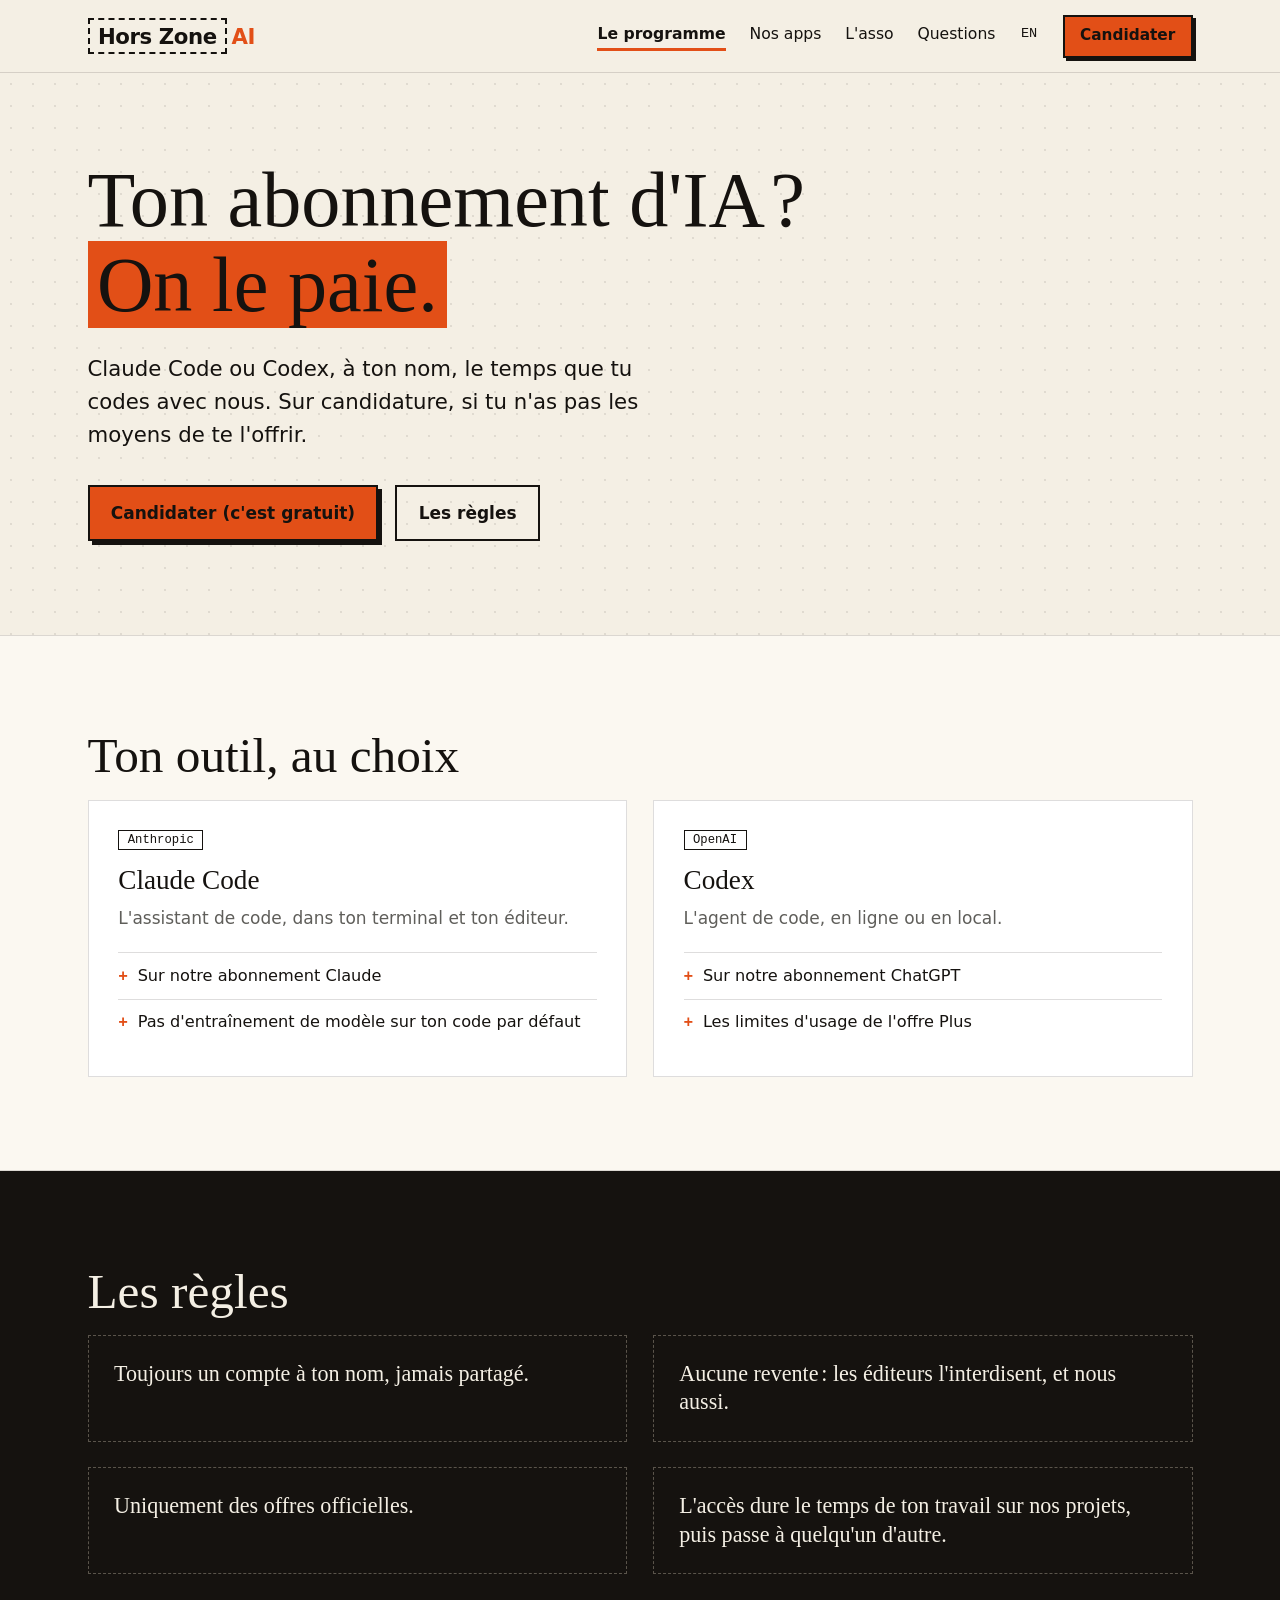
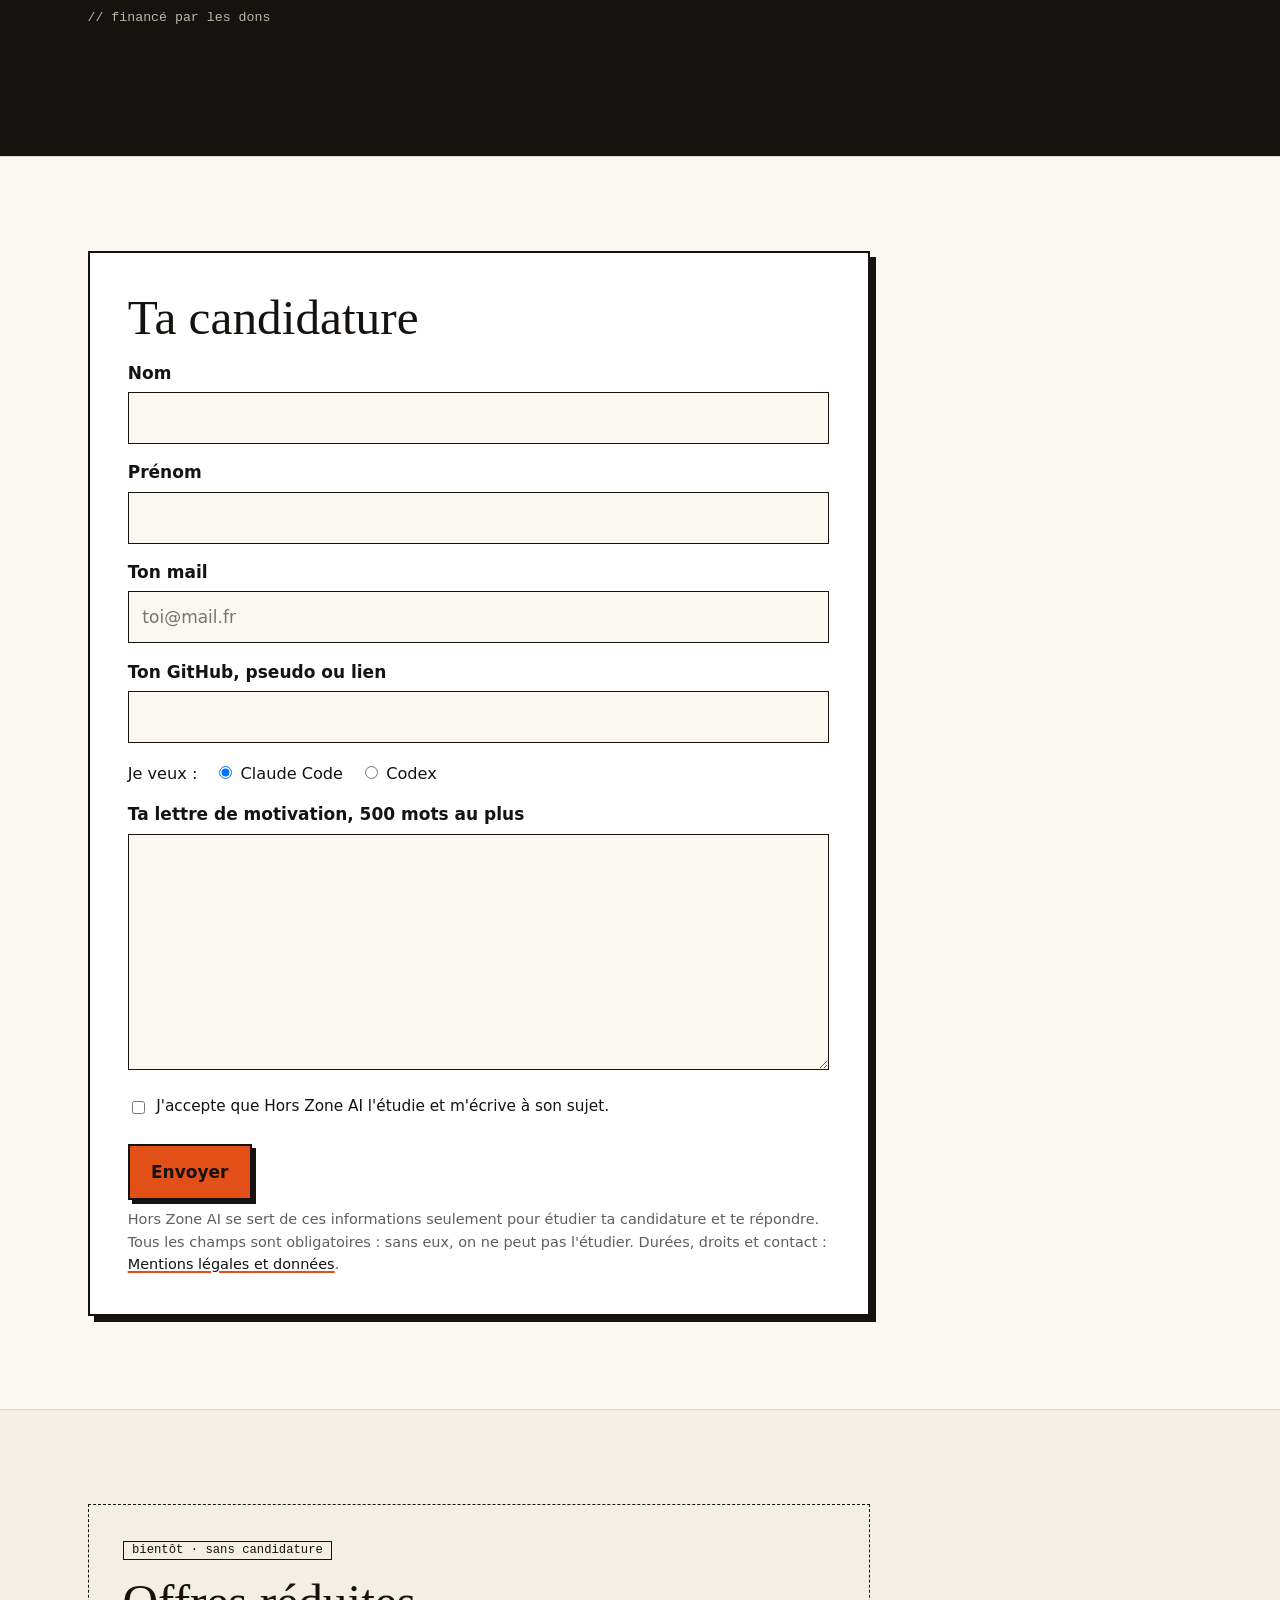
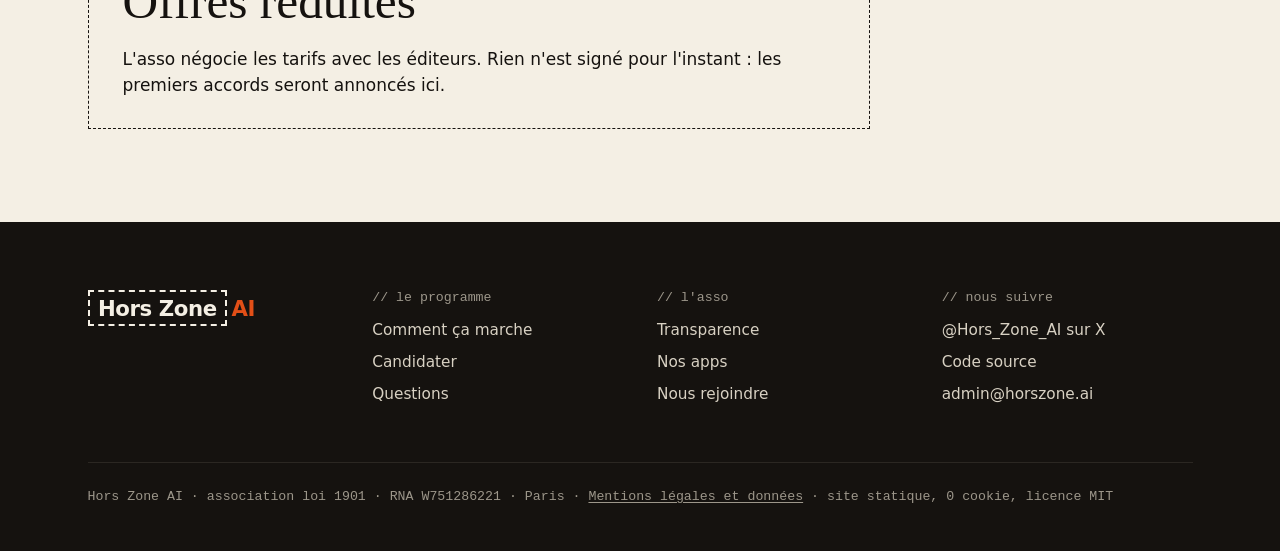
<file: services.html>
<!doctype html>
<html lang="fr">
<head>
<meta charset="utf-8">
<meta name="viewport" content="width=device-width, initial-scale=1">
<title>Programme de sponsoring&nbsp;· Hors Zone AI</title>
<meta name="description" content="Devs et étudiants en informatique : Claude Code ou Codex payé par l'asso, à ton nom, sur candidature. Et bientôt des offres réduites.">
<link rel="alternate" hreflang="fr" href="https://hors-zone-ai.github.io/site/services.html">
<link rel="alternate" hreflang="en" href="https://hors-zone-ai.github.io/site/en/services.html">
<link rel="canonical" href="https://hors-zone-ai.github.io/site/services.html">
<link rel="alternate" hreflang="x-default" href="https://hors-zone-ai.github.io/site/services.html">
<meta property="og:site_name" content="Hors Zone AI">
<meta property="og:type" content="website">
<meta property="og:locale" content="fr_FR">
<meta property="og:title" content="Ton abonnement d'IA&#8239;? On le paie.">
<meta property="og:description" content="Devs et étudiants en informatique : Claude Code ou Codex payé par l'asso, à ton nom, sur candidature. Et bientôt des offres réduites.">
<meta property="og:url" content="https://hors-zone-ai.github.io/site/services.html">
<meta property="og:image" content="https://hors-zone-ai.github.io/site/marque/partage-fr-1200x630.png">
<meta property="og:image:width" content="1200">
<meta property="og:image:height" content="630">
<meta property="og:image:alt" content="Hors Zone AI : Développer avec l'IA coûte cher. Pas ici.">
<meta name="twitter:card" content="summary_large_image">
<link rel="icon" type="image/png" href="marque/avatar-64-apercu.png">
<link rel="stylesheet" href="style.css?v=10">
</head>
<body>
<a class="evitement" href="#contenu">Aller au contenu</a>

<header class="haut">
  <div class="haut-int">
    <a class="marque" href="index.html"><span class="zone">Hors Zone</span><span class="ai">AI</span></a>
    <nav aria-label="Pages">
      <a href="services.html" aria-current="page">Le programme</a>
      <a href="index.html#apps">Nos apps</a>
      <a href="index.html#transparence">L'asso</a>
      <a href="index.html#faq">Questions</a>
    </nav>
    <a class="langue" href="en/services.html" hreflang="en" lang="en" aria-label="EN, English version">EN</a>
    <a class="bouton petit" href="services.html#candidature">Candidater</a>
  </div>
</header>

<main id="contenu" class="plein">

  <section class="hero pointille" aria-labelledby="titre">
    <div class="int">
      <h1 id="titre">Ton abonnement d'IA&#8239;? <mark>On le paie.</mark></h1>
      <p class="chapo">Claude Code ou Codex, à ton nom, le temps que tu codes avec nous. Sur candidature, si tu n'as pas les moyens de te l'offrir.</p>
      <p class="actions"><a class="bouton" href="#candidature">Candidater (c'est gratuit)</a> <a class="bouton second" href="#regles">Les règles</a></p>
    </div>
  </section>

  <section class="fond-clair" aria-labelledby="titre-outil">
    <div class="int">
      <h2 id="titre-outil">Ton outil, au choix</h2>
      <div class="grille2">
        <article class="porte">
          <p class="statut">Anthropic</p>
          <h3>Claude Code</h3>
          <p>L'assistant de code, dans ton terminal et ton éditeur.</p>
          <ul>
            <li>Sur notre abonnement Claude</li>
            <li>Pas d'entraînement de modèle sur ton code par défaut</li>
          </ul>
        </article>
        <article class="porte">
          <p class="statut">OpenAI</p>
          <h3>Codex</h3>
          <p>L'agent de code, en ligne ou en local.</p>
          <ul>
            <li>Sur notre abonnement ChatGPT</li>
            <li>Les limites d'usage de l'offre Plus</li>
          </ul>
        </article>
      </div>
    </div>
  </section>

  <section id="regles" class="sombre" aria-labelledby="titre-regles">
    <div class="int">
      <h2 id="titre-regles">Les règles</h2>
      <ul class="regles grille2">
        <li>Toujours un compte à ton nom, jamais partagé.</li>
        <li>Aucune revente&#8239;: les éditeurs l'interdisent, et nous aussi.</li>
        <li>Uniquement des offres officielles.</li>
        <li>L'accès dure le temps de ton travail sur nos projets, puis passe à quelqu'un d'autre.</li>
      </ul>
      <p class="meta">// financé par les dons</p>
    </div>
  </section>

  <section id="candidature" class="fond-clair" aria-labelledby="titre-candidature">
    <div class="int">
      <div class="formulaire">
        <h2 id="titre-candidature">Ta candidature</h2>
        <form class="asso" action="https://lazytech.app.n8n.cloud/webhook/hzai-liste-attente" method="post" toolname="apply_to_sponsorship_programme" tooldescription="Candidater au programme de sponsoring de Hors Zone AI (association loi 1901) : l'association paie Claude Code ou Codex, au nom de la personne retenue, aux devs et étudiants en informatique qui n'en ont pas les moyens. La personne relit et envoie elle-même le formulaire. Réponse en 48 h maximum.">
          <input type="hidden" name="type" value="etudiant">
          <input type="hidden" name="source" value="site, candidature sponsoring">
          <label for="cand-nom">Nom</label>
          <input id="cand-nom" name="nom" toolparamdescription="Nom de famille de la personne qui candidate" type="text" required autocomplete="family-name" maxlength="100">
          <label for="cand-prenom">Prénom</label>
          <input id="cand-prenom" name="prenom" toolparamdescription="Prénom de la personne qui candidate" type="text" required autocomplete="given-name" maxlength="100">
          <label for="cand-email">Ton mail</label>
          <input id="cand-email" name="email" toolparamdescription="Mail où l'association répond" type="email" required autocomplete="email" placeholder="toi@mail.fr">
          <label for="cand-github">Ton GitHub, pseudo ou lien</label>
          <input id="cand-github" name="github" toolparamdescription="Pseudo GitHub ou lien vers le profil GitHub" type="text" required maxlength="200">
          <div class="choix" role="radiogroup" aria-label="Outil choisi">
            <span>Je veux&nbsp;:</span>
            <label><input type="radio" name="outil" value="claude-code" toolparamdescription="Outil voulu : claude-code pour Claude Code (Anthropic), codex pour Codex (OpenAI)" checked> Claude Code</label>
            <label><input type="radio" name="outil" value="codex" toolparamdescription="Outil voulu : claude-code pour Claude Code (Anthropic), codex pour Codex (OpenAI)"> Codex</label>
          </div>
          <label for="cand-lettre">Ta lettre de motivation, 500 mots au plus</label>
          <textarea id="cand-lettre" name="lettre" toolparamdescription="Lettre de motivation écrite par la personne, 500 mots au plus" rows="8" maxlength="3500" required></textarea>
          <label class="accord"><input type="checkbox" name="consentement" value="oui" toolparamdescription="Accord de la personne pour que Hors Zone AI étudie sa candidature et lui écrive à son sujet ; à cocher seulement avec son accord" required> <span>J'accepte que Hors Zone AI l'étudie et m'écrive à son sujet.</span></label>
          <p class="pot" aria-hidden="true"><label>Ne pas remplir <input type="text" name="site_web" toolparamdescription="Champ anti-spam : toujours laisser vide" tabindex="-1" autocomplete="off"></label></p>
          <button type="submit">Envoyer</button>
        </form>
        <p class="petit">Hors Zone AI se sert de ces informations seulement pour étudier ta candidature et te répondre. Tous les champs sont obligatoires&nbsp;: sans eux, on ne peut pas l'étudier. Durées, droits et contact&nbsp;: <a href="mentions-legales.html#donnees">Mentions légales et données</a>.</p>
      </div>
    </div>
  </section>

  <section id="offres" aria-labelledby="titre-offres">
    <div class="int">
      <div class="encart">
        <p class="statut">bientôt&nbsp;· sans candidature</p>
        <h2 id="titre-offres">Offres réduites</h2>
        <p>L'asso négocie les tarifs avec les éditeurs. Rien n'est signé pour l'instant&nbsp;: les premiers accords seront annoncés ici.</p>
      </div>
    </div>
  </section>

</main>

<footer class="bas">
  <div class="bas-int">
    <div class="cols">
      <div><a class="marque" href="index.html"><span class="zone">Hors Zone</span><span class="ai">AI</span></a></div>
      <div><p class="col-titre">// le programme</p><a href="services.html">Comment ça marche</a><a href="services.html#candidature">Candidater</a><a href="index.html#faq">Questions</a></div>
      <div><p class="col-titre">// l'asso</p><a href="index.html#transparence">Transparence</a><a href="index.html#apps">Nos apps</a><a href="rejoindre.html">Nous rejoindre</a></div>
      <div><p class="col-titre">// nous suivre</p><a href="https://x.com/Hors_Zone_AI">@Hors_Zone_AI sur X</a><a href="https://github.com/hors-zone-ai">Code source</a><a href="mailto:admin@horszone.ai">admin@horszone.ai</a></div>
    </div>
    <p class="legal">Hors Zone AI&nbsp;· association loi 1901&nbsp;· RNA&nbsp;W751286221&nbsp;· Paris&nbsp;· <a href="mentions-legales.html">Mentions légales et données</a>&nbsp;· site statique, 0 cookie, licence MIT</p>
  </div>
</footer>
</body>
</html>
</file>
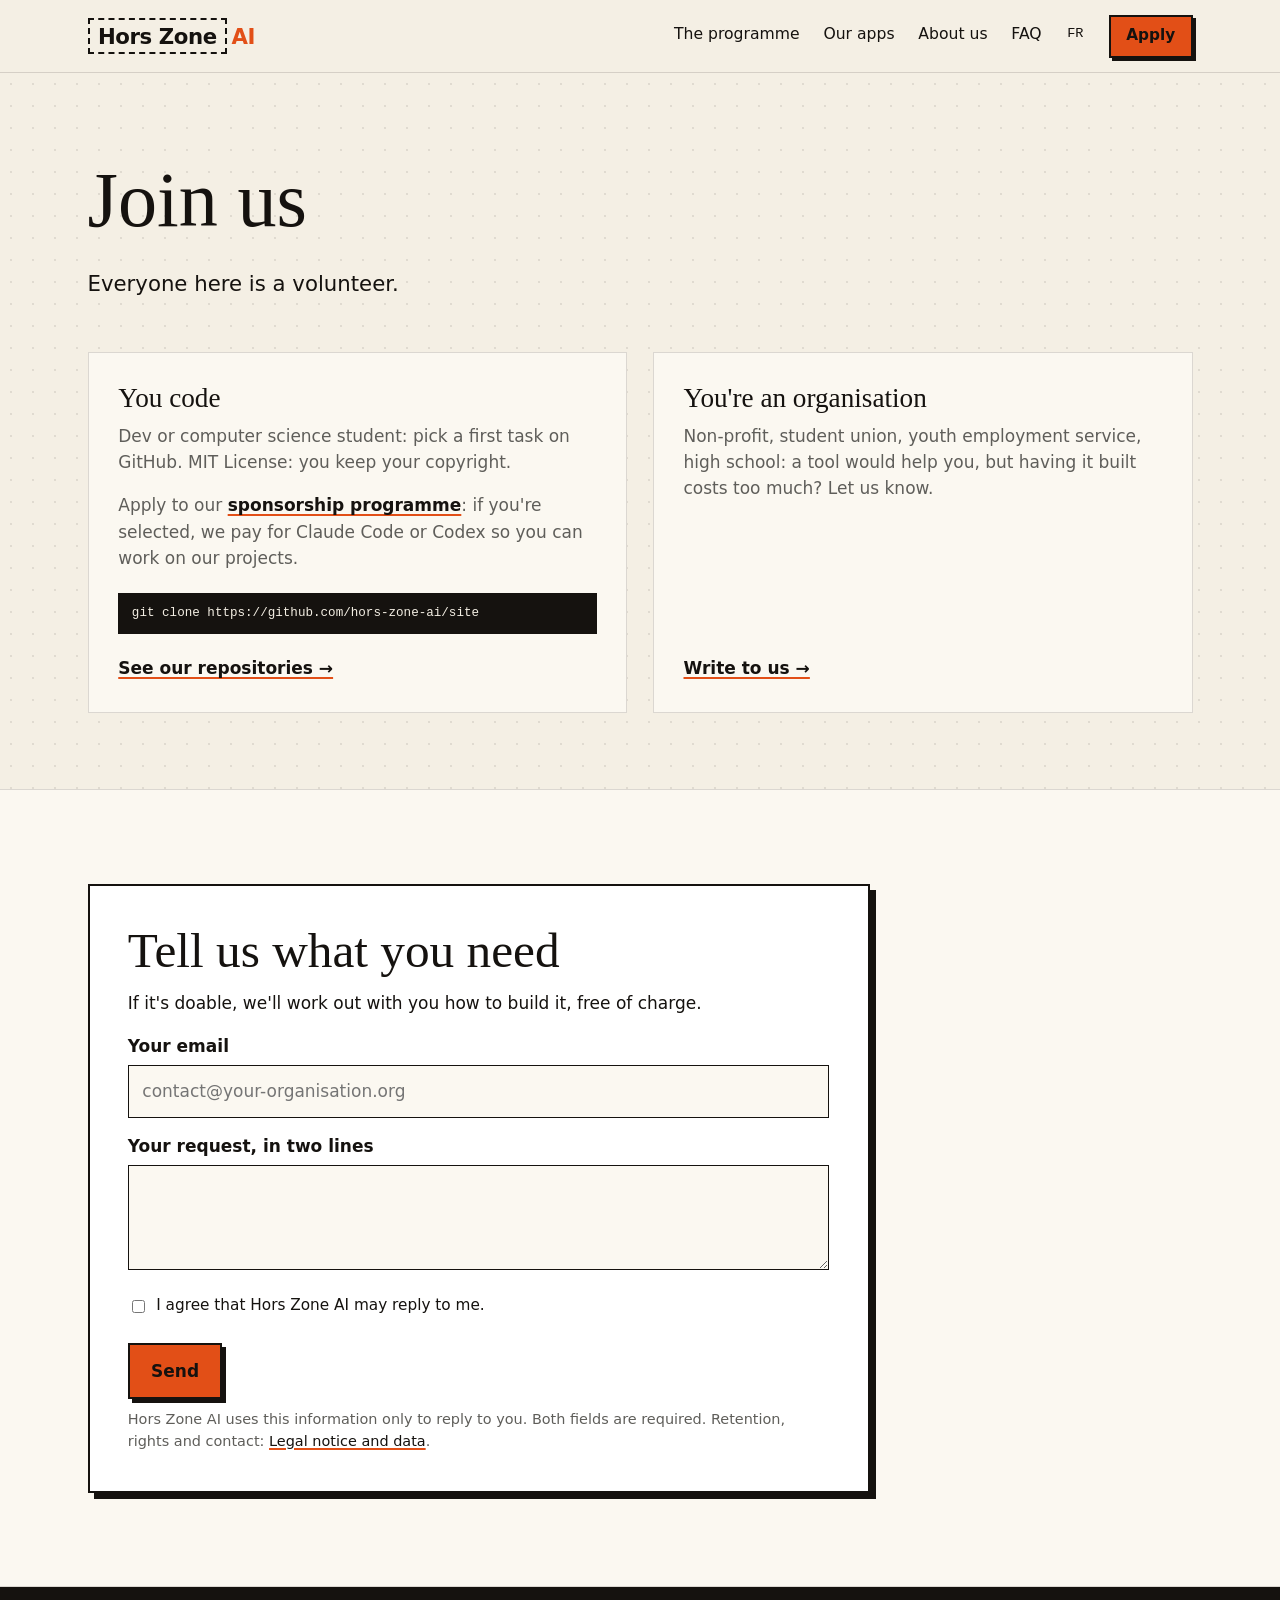
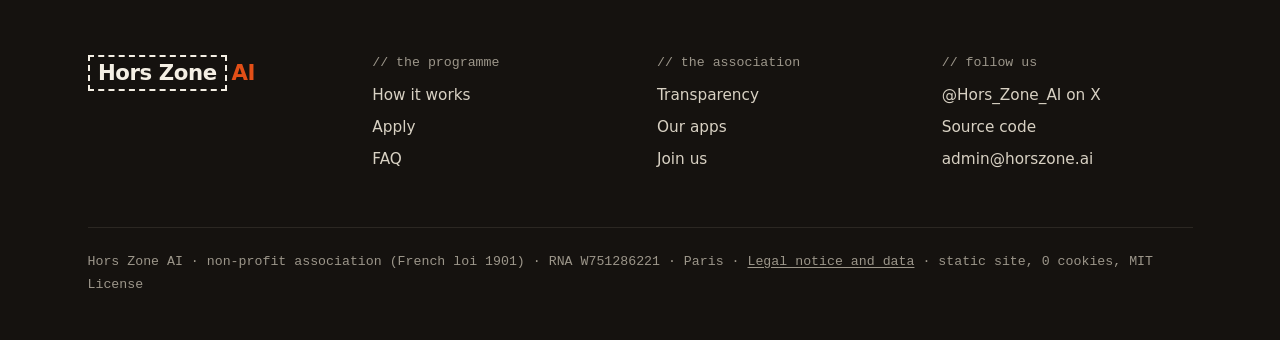
<file: en/join.html>
<!doctype html>
<html lang="en">
<head>
<meta charset="utf-8">
<meta name="viewport" content="width=device-width, initial-scale=1">
<title>Join us&nbsp;· Hors Zone AI</title>
<meta name="description" content="Dev, computer science student or organisation with a need: how to join Hors Zone AI.">
<link rel="alternate" hreflang="fr" href="https://hors-zone-ai.github.io/site/rejoindre.html">
<link rel="alternate" hreflang="en" href="https://hors-zone-ai.github.io/site/en/join.html">
<link rel="canonical" href="https://hors-zone-ai.github.io/site/en/join.html">
<link rel="alternate" hreflang="x-default" href="https://hors-zone-ai.github.io/site/rejoindre.html">
<meta property="og:site_name" content="Hors Zone AI">
<meta property="og:type" content="website">
<meta property="og:locale" content="en_GB">
<meta property="og:title" content="Join us&nbsp;· Hors Zone AI">
<meta property="og:description" content="Dev, computer science student or organisation with a need: how to join Hors Zone AI.">
<meta property="og:url" content="https://hors-zone-ai.github.io/site/en/join.html">
<meta property="og:image" content="https://hors-zone-ai.github.io/site/marque/partage-en-1200x630.png">
<meta property="og:image:width" content="1200">
<meta property="og:image:height" content="630">
<meta property="og:image:alt" content="Hors Zone AI: Coding with AI is expensive. Not here.">
<meta name="twitter:card" content="summary_large_image">
<link rel="icon" type="image/png" href="../marque/avatar-64-apercu.png">
<link rel="stylesheet" href="../style.css?v=10">
</head>
<body>
<a class="evitement" href="#contenu">Skip to content</a>

<header class="haut">
  <div class="haut-int">
    <a class="marque" href="index.html"><span class="zone">Hors Zone</span><span class="ai">AI</span></a>
    <nav aria-label="Pages">
      <a href="services.html">The programme</a>
      <a href="index.html#apps">Our apps</a>
      <a href="index.html#transparence">About us</a>
      <a href="index.html#faq">FAQ</a>
    </nav>
    <a class="langue" href="../rejoindre.html" hreflang="fr" lang="fr" aria-label="FR, version française">FR</a>
    <a class="bouton petit" href="services.html#candidature">Apply</a>
  </div>
</header>

<main id="contenu" class="plein">

  <section class="hero pointille" aria-labelledby="titre">
    <div class="int">
      <h1 id="titre">Join us</h1>
      <p class="chapo">Everyone here is a volunteer.</p>
      <div class="grille2">
        <div class="porte" id="devs">
          <h2>You code</h2>
          <p>Dev or computer science student: pick a first task on GitHub. MIT License: you keep your copyright.</p>
          <p>Apply to our <a href="services.html#candidature">sponsorship programme</a>: if you're selected, we pay for Claude Code or Codex so you can work on our projects.</p>
          <pre class="cmd"><code>git clone <span>https://github.com/hors-zone-ai/site</span></code></pre>
          <a class="lien" href="https://github.com/hors-zone-ai">See our repositories&nbsp;→</a>
        </div>
        <div class="porte">
          <h2>You're an organisation</h2>
          <p>Non-profit, student union, youth employment service, high school: a tool would help you, but having it built costs too much? Let us know.</p>
          <a class="lien" href="#besoin">Write to us&nbsp;→</a>
        </div>
      </div>
    </div>
  </section>

  <section id="besoin" class="fond-clair" aria-labelledby="titre-besoin">
    <div class="int">
      <div class="formulaire">
        <h2 id="titre-besoin">Tell us what you need</h2>
        <p>If it's doable, we'll work out with you how to build it, free of charge.</p>
        <form class="asso" action="https://lazytech.app.n8n.cloud/webhook/hzai-liste-attente" method="post" toolname="propose_a_need" tooldescription="Tell Hors Zone AI (French non-profit) what an organisation needs (non-profit, student union, youth employment service, high school): a tool it can't afford to have built. If it's doable, the association builds it with them, free of charge. The person reviews and submits the form themselves.">
          <input type="hidden" name="type" value="association">
          <input type="hidden" name="source" value="site en, proposer un besoin">
          <input type="hidden" name="langue" value="en">
          <label for="asso-email">Your email</label>
          <input id="asso-email" name="email" toolparamdescription="Email of the organisation or the person writing, for the reply" type="email" required autocomplete="email" placeholder="contact@your-organisation.org">
          <label for="asso-message">Your request, in two lines</label>
          <textarea id="asso-message" name="message" toolparamdescription="The request in two lines: who the organisation is and what tool it needs" rows="3" maxlength="1000" required></textarea>
          <label class="accord"><input type="checkbox" name="consentement" value="oui" toolparamdescription="Agreement for Hors Zone AI to reply; tick only with the person's consent" required> <span>I agree that Hors Zone AI may reply to me.</span></label>
          <p class="pot" aria-hidden="true"><label>Leave empty <input type="text" name="site_web" toolparamdescription="Anti-spam field: always leave empty" tabindex="-1" autocomplete="off"></label></p>
          <button type="submit">Send</button>
        </form>
        <p class="petit">Hors Zone AI uses this information only to reply to you. Both fields are required. Retention, rights and contact: <a href="legal.html#data">Legal notice and data</a>.</p>
      </div>
    </div>
  </section>

</main>

<footer class="bas">
  <div class="bas-int">
    <div class="cols">
      <div><a class="marque" href="index.html"><span class="zone">Hors Zone</span><span class="ai">AI</span></a></div>
      <div><p class="col-titre">// the programme</p><a href="services.html">How it works</a><a href="services.html#candidature">Apply</a><a href="index.html#faq">FAQ</a></div>
      <div><p class="col-titre">// the association</p><a href="index.html#transparence">Transparency</a><a href="index.html#apps">Our apps</a><a href="join.html">Join us</a></div>
      <div><p class="col-titre">// follow us</p><a href="https://x.com/Hors_Zone_AI">@Hors_Zone_AI on X</a><a href="https://github.com/hors-zone-ai">Source code</a><a href="mailto:admin@horszone.ai">admin@horszone.ai</a></div>
    </div>
    <p class="legal">Hors Zone AI&nbsp;· non-profit association (French loi 1901)&nbsp;· RNA&nbsp;W751286221&nbsp;· Paris&nbsp;· <a href="legal.html">Legal notice and data</a>&nbsp;· static site, 0 cookies, MIT License</p>
  </div>
</footer>
</body>
</html>
</file>
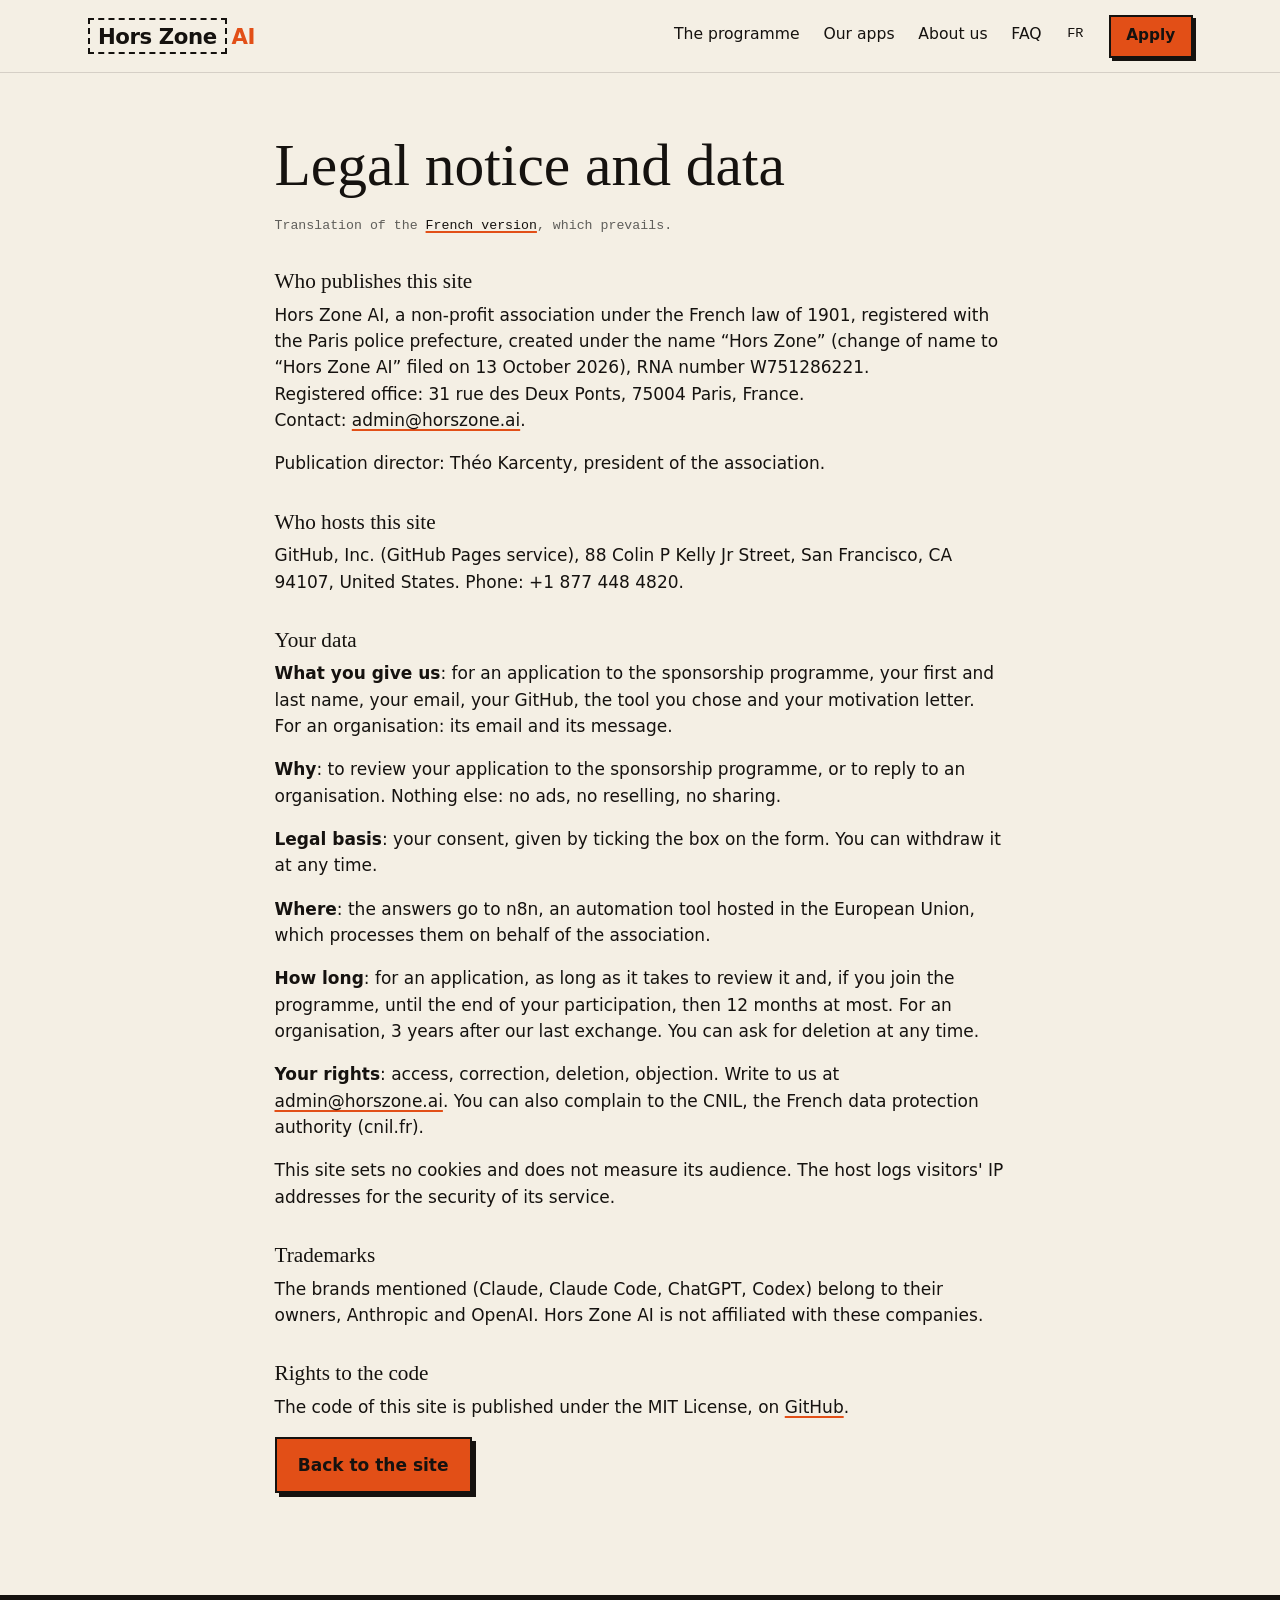
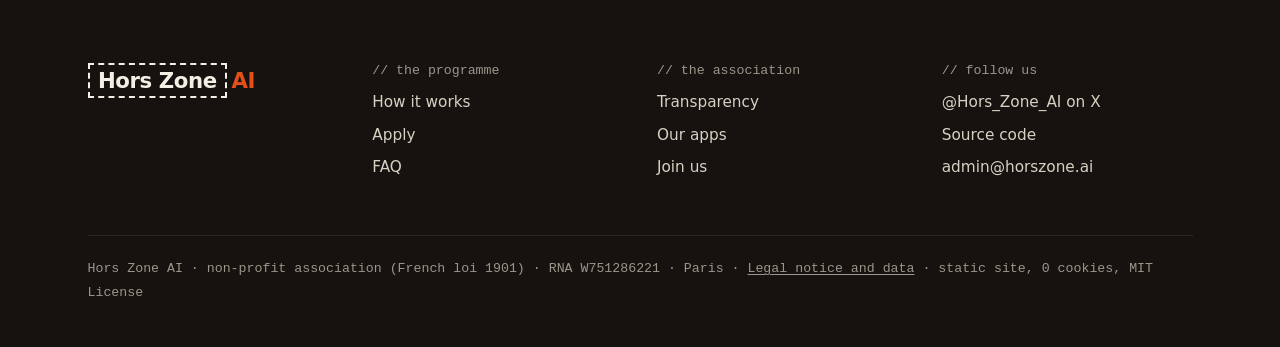
<file: en/legal.html>
<!doctype html>
<html lang="en">
<head>
<meta charset="utf-8">
<meta name="viewport" content="width=device-width, initial-scale=1">
<title>Legal notice and data&nbsp;· Hors Zone AI</title>
<meta name="robots" content="noindex">
<link rel="alternate" hreflang="fr" href="https://hors-zone-ai.github.io/site/mentions-legales.html">
<link rel="alternate" hreflang="en" href="https://hors-zone-ai.github.io/site/en/legal.html">
<link rel="icon" type="image/png" href="../marque/avatar-64-apercu.png">
<link rel="stylesheet" href="../style.css?v=10">
</head>
<body>
<a class="evitement" href="#contenu">Skip to content</a>

<header class="haut">
  <div class="haut-int">
    <a class="marque" href="index.html"><span class="zone">Hors Zone</span><span class="ai">AI</span></a>
    <nav aria-label="Pages">
      <a href="services.html">The programme</a>
      <a href="index.html#apps">Our apps</a>
      <a href="index.html#transparence">About us</a>
      <a href="index.html#faq">FAQ</a>
    </nav>
    <a class="langue" href="../mentions-legales.html" hreflang="fr" lang="fr" aria-label="FR, version française">FR</a>
    <a class="bouton petit" href="services.html#candidature">Apply</a>
  </div>
</header>

<main id="contenu" class="texte">
  <h1>Legal notice and data</h1>
  <p class="meta">Translation of the <a href="../mentions-legales.html" hreflang="fr">French version</a>, which prevails.</p>

  <h2>Who publishes this site</h2>
  <p>Hors Zone AI, a non-profit association under the French law of 1901, registered with the Paris police prefecture, created under the name “Hors Zone” (change of name to “Hors Zone AI” filed on 13 October 2026), RNA number&nbsp;W751286221.<br>
  Registered office: 31 rue des Deux Ponts, 75004 Paris, France.<br>
  Contact: <a href="mailto:admin@horszone.ai">admin@horszone.ai</a>.</p>
  <p>Publication director: Théo Karcenty, president of the association.</p>

  <h2>Who hosts this site</h2>
  <p>GitHub, Inc. (GitHub Pages service), 88 Colin P Kelly Jr Street, San Francisco, CA 94107, United States. Phone: +1 877 448 4820.</p>

  <h2 id="data">Your data</h2>
  <p><strong>What you give us</strong>: for an application to the sponsorship programme, your first and last name, your email, your GitHub, the tool you chose and your motivation letter. For an organisation: its email and its message.</p>
  <p><strong>Why</strong>: to review your application to the sponsorship programme, or to reply to an organisation. Nothing else: no ads, no reselling, no sharing.</p>
  <p><strong>Legal basis</strong>: your consent, given by ticking the box on the form. You can withdraw it at any time.</p>
  <p><strong>Where</strong>: the answers go to n8n, an automation tool hosted in the European Union, which processes them on behalf of the association.</p>
  <p><strong>How long</strong>: for an application, as long as it takes to review it and, if you join the programme, until the end of your participation, then 12 months at most. For an organisation, 3 years after our last exchange. You can ask for deletion at any time.</p>
  <p><strong>Your rights</strong>: access, correction, deletion, objection. Write to us at <a href="mailto:admin@horszone.ai">admin@horszone.ai</a>. You can also complain to the CNIL, the French data protection authority (cnil.fr).</p>
  <p>This site sets no cookies and does not measure its audience. The host logs visitors' IP addresses for the security of its service.</p>

  <h2>Trademarks</h2>
  <p>The brands mentioned (Claude, Claude Code, ChatGPT, Codex) belong to their owners, Anthropic and OpenAI. Hors Zone AI is not affiliated with these companies.</p>

  <h2>Rights to the code</h2>
  <p>The code of this site is published under the MIT License, on <a href="https://github.com/hors-zone-ai/site">GitHub</a>.</p>

  <p><a class="bouton" href="index.html">Back to the site</a></p>
</main>

<footer class="bas">
  <div class="bas-int">
    <div class="cols">
      <div><a class="marque" href="index.html"><span class="zone">Hors Zone</span><span class="ai">AI</span></a></div>
      <div><p class="col-titre">// the programme</p><a href="services.html">How it works</a><a href="services.html#candidature">Apply</a><a href="index.html#faq">FAQ</a></div>
      <div><p class="col-titre">// the association</p><a href="index.html#transparence">Transparency</a><a href="index.html#apps">Our apps</a><a href="join.html">Join us</a></div>
      <div><p class="col-titre">// follow us</p><a href="https://x.com/Hors_Zone_AI">@Hors_Zone_AI on X</a><a href="https://github.com/hors-zone-ai">Source code</a><a href="mailto:admin@horszone.ai">admin@horszone.ai</a></div>
    </div>
    <p class="legal">Hors Zone AI&nbsp;· non-profit association (French loi 1901)&nbsp;· RNA&nbsp;W751286221&nbsp;· Paris&nbsp;· <a href="legal.html">Legal notice and data</a>&nbsp;· static site, 0 cookies, MIT License</p>
  </div>
</footer>
</body>
</html>
</file>
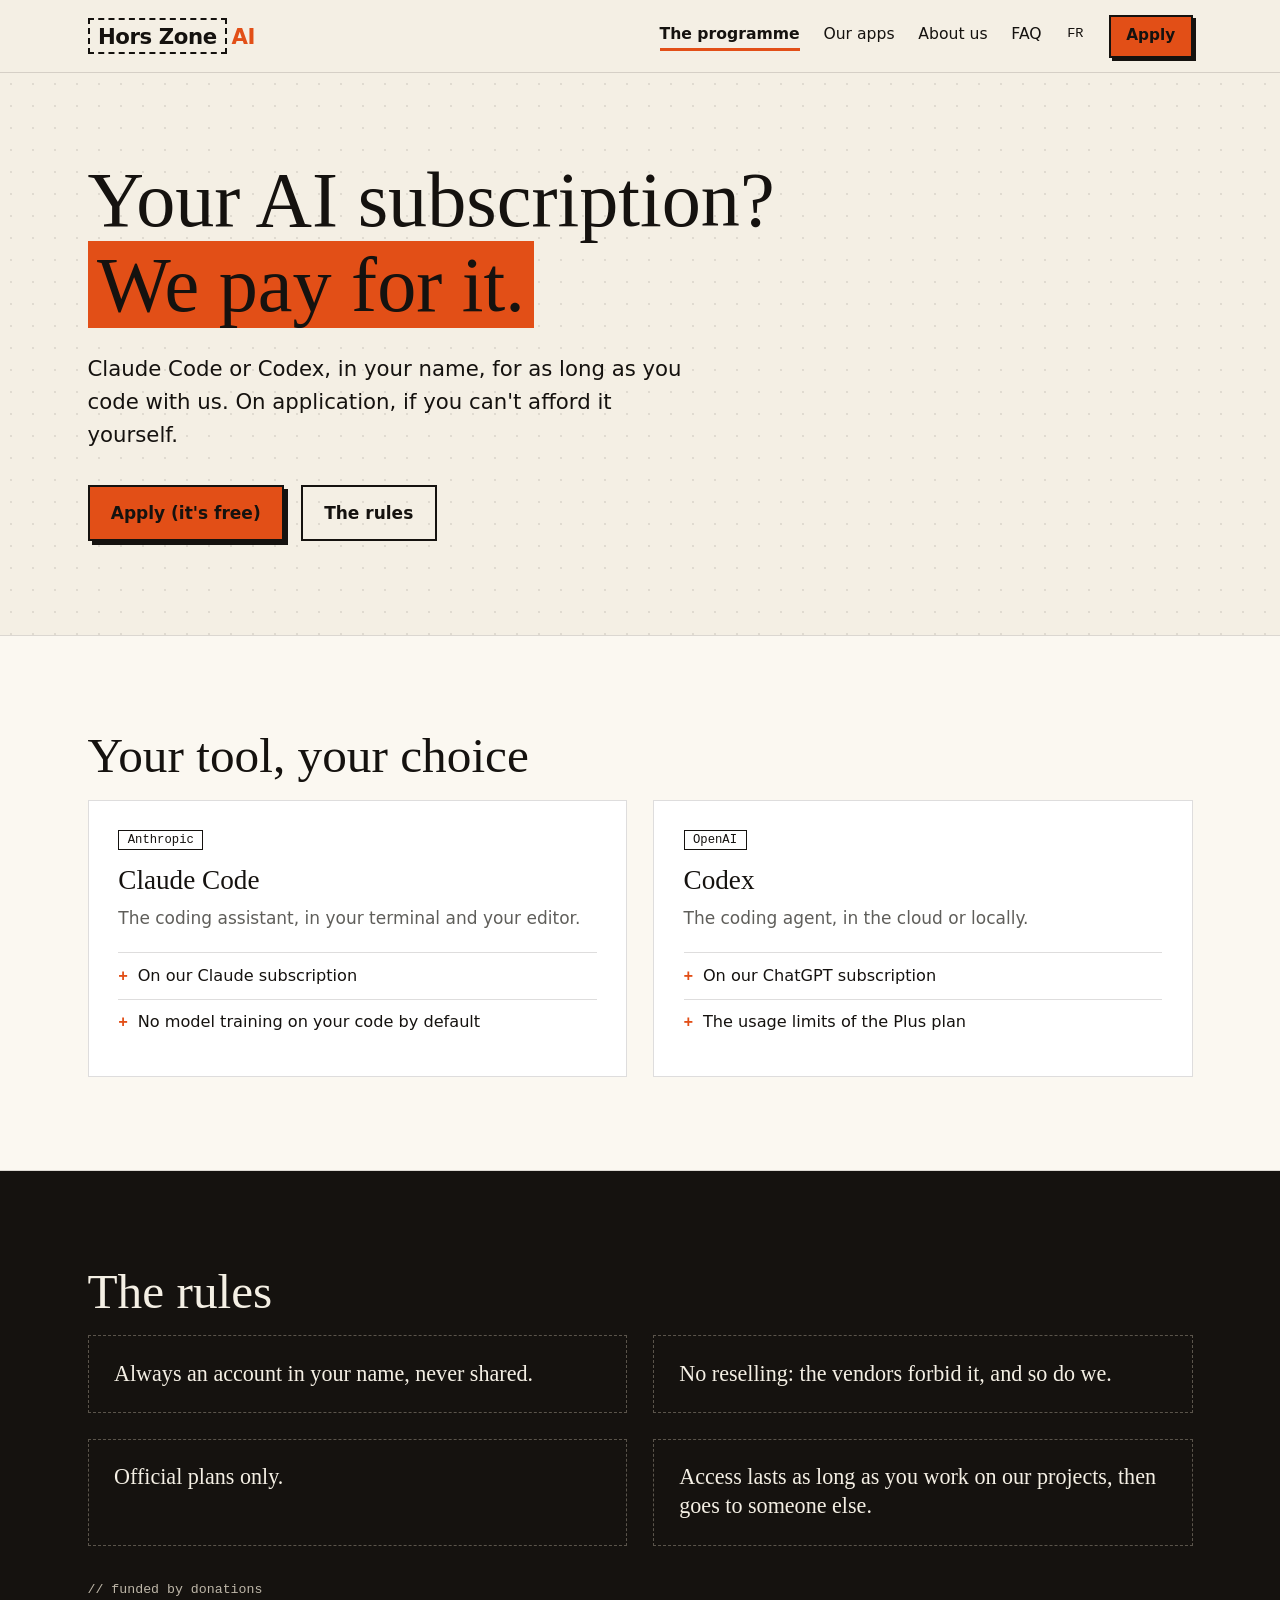
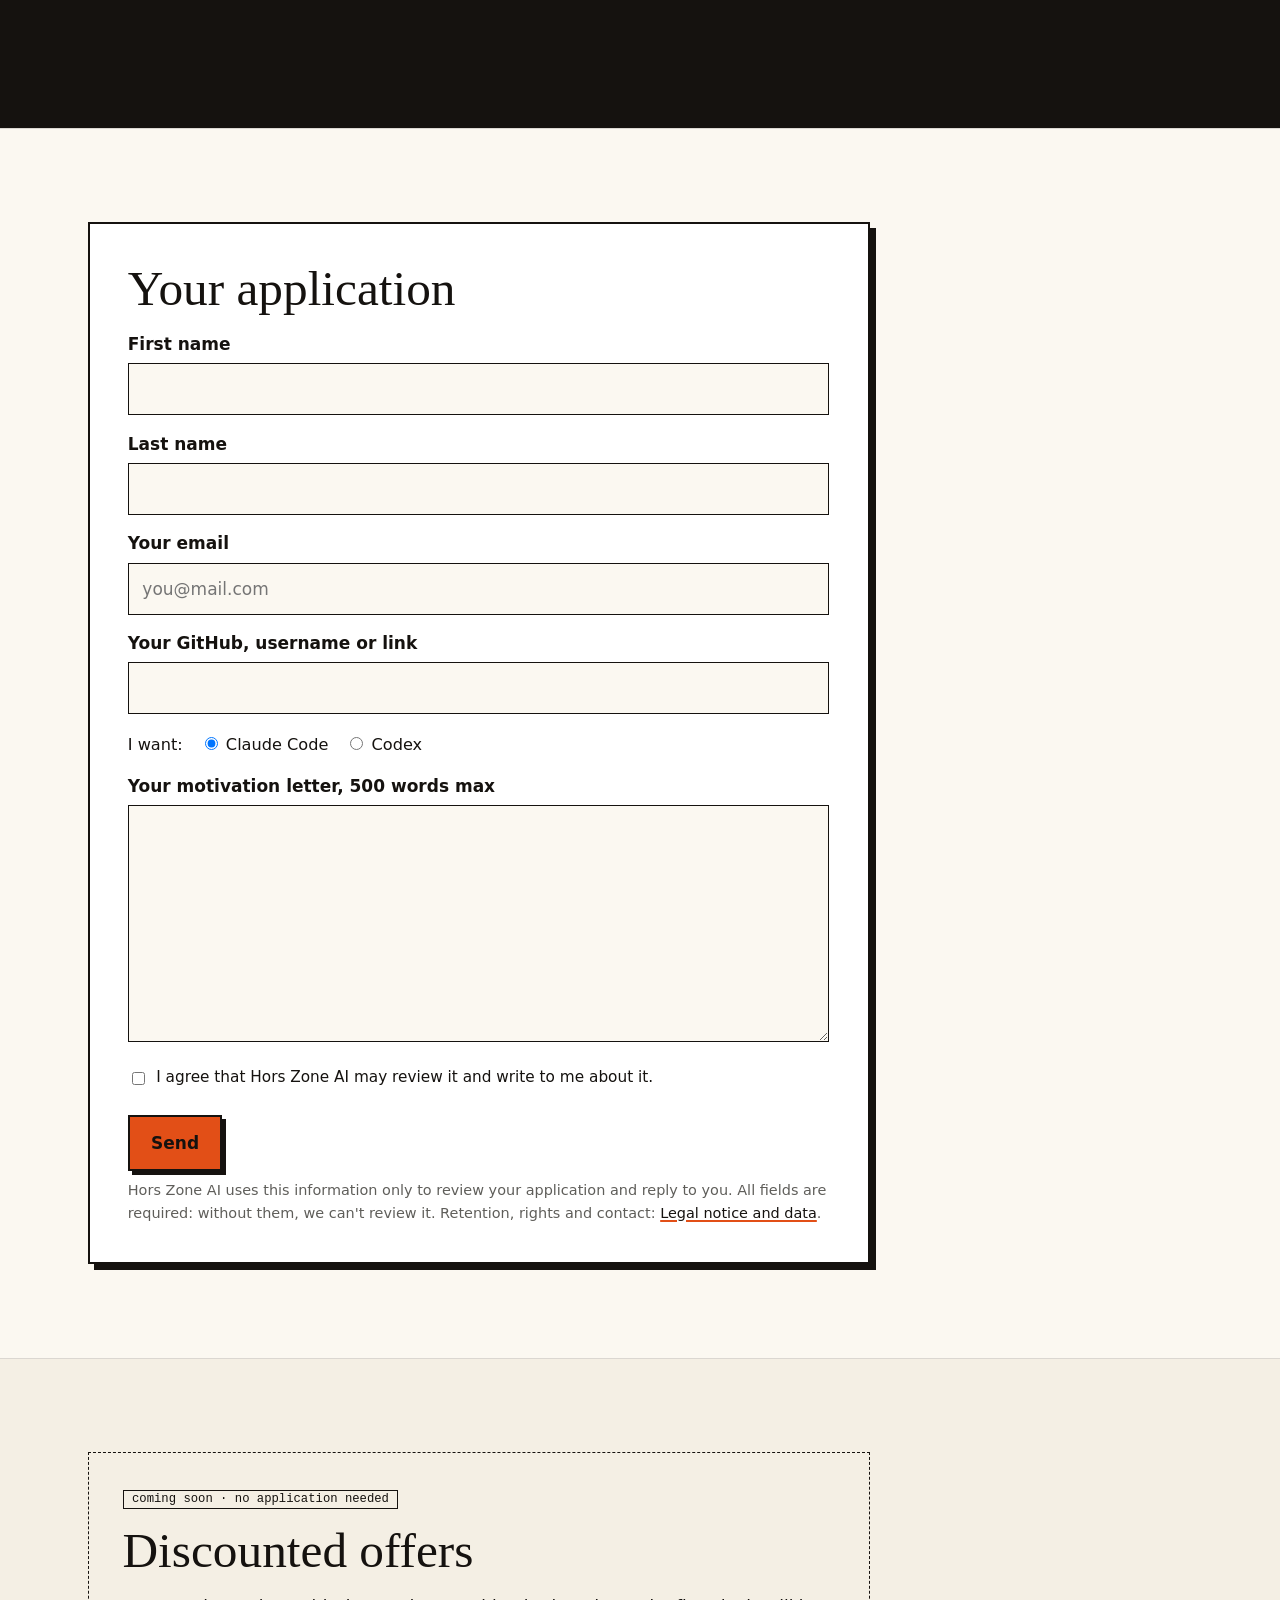
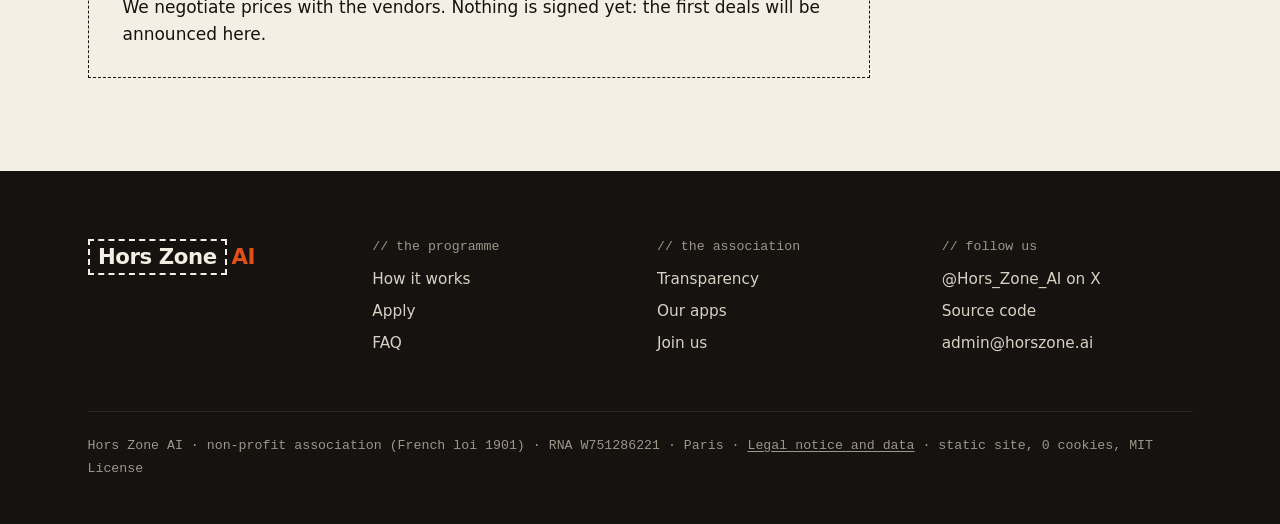
<file: en/services.html>
<!doctype html>
<html lang="en">
<head>
<meta charset="utf-8">
<meta name="viewport" content="width=device-width, initial-scale=1">
<title>Sponsorship programme&nbsp;· Hors Zone AI</title>
<meta name="description" content="Devs and computer science students: Claude Code or Codex paid for by the association, in your name, on application. Discounted offers coming soon.">
<link rel="alternate" hreflang="fr" href="https://hors-zone-ai.github.io/site/services.html">
<link rel="alternate" hreflang="en" href="https://hors-zone-ai.github.io/site/en/services.html">
<link rel="canonical" href="https://hors-zone-ai.github.io/site/en/services.html">
<link rel="alternate" hreflang="x-default" href="https://hors-zone-ai.github.io/site/services.html">
<meta property="og:site_name" content="Hors Zone AI">
<meta property="og:type" content="website">
<meta property="og:locale" content="en_GB">
<meta property="og:title" content="Your AI subscription? We pay for it.">
<meta property="og:description" content="Devs and computer science students: Claude Code or Codex paid for by the association, in your name, on application. Discounted offers coming soon.">
<meta property="og:url" content="https://hors-zone-ai.github.io/site/en/services.html">
<meta property="og:image" content="https://hors-zone-ai.github.io/site/marque/partage-en-1200x630.png">
<meta property="og:image:width" content="1200">
<meta property="og:image:height" content="630">
<meta property="og:image:alt" content="Hors Zone AI: Coding with AI is expensive. Not here.">
<meta name="twitter:card" content="summary_large_image">
<link rel="icon" type="image/png" href="../marque/avatar-64-apercu.png">
<link rel="stylesheet" href="../style.css?v=10">
</head>
<body>
<a class="evitement" href="#contenu">Skip to content</a>

<header class="haut">
  <div class="haut-int">
    <a class="marque" href="index.html"><span class="zone">Hors Zone</span><span class="ai">AI</span></a>
    <nav aria-label="Pages">
      <a href="services.html" aria-current="page">The programme</a>
      <a href="index.html#apps">Our apps</a>
      <a href="index.html#transparence">About us</a>
      <a href="index.html#faq">FAQ</a>
    </nav>
    <a class="langue" href="../services.html" hreflang="fr" lang="fr" aria-label="FR, version française">FR</a>
    <a class="bouton petit" href="services.html#candidature">Apply</a>
  </div>
</header>

<main id="contenu" class="plein">

  <section class="hero pointille" aria-labelledby="titre">
    <div class="int">
      <h1 id="titre">Your AI subscription? <mark>We pay for it.</mark></h1>
      <p class="chapo">Claude Code or Codex, in your name, for as long as you code with us. On application, if you can't afford it yourself.</p>
      <p class="actions"><a class="bouton" href="#candidature">Apply (it's free)</a> <a class="bouton second" href="#regles">The rules</a></p>
    </div>
  </section>

  <section class="fond-clair" aria-labelledby="titre-outil">
    <div class="int">
      <h2 id="titre-outil">Your tool, your choice</h2>
      <div class="grille2">
        <article class="porte">
          <p class="statut">Anthropic</p>
          <h3>Claude Code</h3>
          <p>The coding assistant, in your terminal and your editor.</p>
          <ul>
            <li>On our Claude subscription</li>
            <li>No model training on your code by default</li>
          </ul>
        </article>
        <article class="porte">
          <p class="statut">OpenAI</p>
          <h3>Codex</h3>
          <p>The coding agent, in the cloud or locally.</p>
          <ul>
            <li>On our ChatGPT subscription</li>
            <li>The usage limits of the Plus plan</li>
          </ul>
        </article>
      </div>
    </div>
  </section>

  <section id="regles" class="sombre" aria-labelledby="titre-regles">
    <div class="int">
      <h2 id="titre-regles">The rules</h2>
      <ul class="regles grille2">
        <li>Always an account in your name, never shared.</li>
        <li>No reselling: the vendors forbid it, and so do we.</li>
        <li>Official plans only.</li>
        <li>Access lasts as long as you work on our projects, then goes to someone else.</li>
      </ul>
      <p class="meta">// funded by donations</p>
    </div>
  </section>

  <section id="candidature" class="fond-clair" aria-labelledby="titre-candidature">
    <div class="int">
      <div class="formulaire">
        <h2 id="titre-candidature">Your application</h2>
        <form class="asso" action="https://lazytech.app.n8n.cloud/webhook/hzai-liste-attente" method="post" toolname="apply_to_sponsorship_programme" tooldescription="Apply to the Hors Zone AI sponsorship programme (French non-profit): the association pays for Claude Code or Codex, in the selected person's name, for developers and computer science students who can't afford it. The person reviews and submits the form themselves. Reply within 48 hours.">
          <input type="hidden" name="type" value="etudiant">
          <input type="hidden" name="source" value="site en, candidature sponsoring">
          <input type="hidden" name="langue" value="en">
          <label for="cand-prenom">First name</label>
          <input id="cand-prenom" name="prenom" toolparamdescription="Applicant's first name" type="text" required autocomplete="given-name" maxlength="100">
          <label for="cand-nom">Last name</label>
          <input id="cand-nom" name="nom" toolparamdescription="Applicant's last name" type="text" required autocomplete="family-name" maxlength="100">
          <label for="cand-email">Your email</label>
          <input id="cand-email" name="email" toolparamdescription="Email address for the association's reply" type="email" required autocomplete="email" placeholder="you@mail.com">
          <label for="cand-github">Your GitHub, username or link</label>
          <input id="cand-github" name="github" toolparamdescription="GitHub username or profile link" type="text" required maxlength="200">
          <div class="choix" role="radiogroup" aria-label="Chosen tool">
            <span>I want:</span>
            <label><input type="radio" name="outil" value="claude-code" toolparamdescription="Tool wanted: claude-code for Claude Code (Anthropic), codex for Codex (OpenAI)" checked> Claude Code</label>
            <label><input type="radio" name="outil" value="codex" toolparamdescription="Tool wanted: claude-code for Claude Code (Anthropic), codex for Codex (OpenAI)"> Codex</label>
          </div>
          <label for="cand-lettre">Your motivation letter, 500 words max</label>
          <textarea id="cand-lettre" name="lettre" toolparamdescription="Motivation letter written by the applicant, 500 words max" rows="8" maxlength="3500" required></textarea>
          <label class="accord"><input type="checkbox" name="consentement" value="oui" toolparamdescription="The applicant's agreement for Hors Zone AI to review the application and write about it; tick only with their consent" required> <span>I agree that Hors Zone AI may review it and write to me about it.</span></label>
          <p class="pot" aria-hidden="true"><label>Leave empty <input type="text" name="site_web" toolparamdescription="Anti-spam field: always leave empty" tabindex="-1" autocomplete="off"></label></p>
          <button type="submit">Send</button>
        </form>
        <p class="petit">Hors Zone AI uses this information only to review your application and reply to you. All fields are required: without them, we can't review it. Retention, rights and contact: <a href="legal.html#data">Legal notice and data</a>.</p>
      </div>
    </div>
  </section>

  <section id="offres" aria-labelledby="titre-offres">
    <div class="int">
      <div class="encart">
        <p class="statut">coming soon&nbsp;· no application needed</p>
        <h2 id="titre-offres">Discounted offers</h2>
        <p>We negotiate prices with the vendors. Nothing is signed yet: the first deals will be announced here.</p>
      </div>
    </div>
  </section>

</main>

<footer class="bas">
  <div class="bas-int">
    <div class="cols">
      <div><a class="marque" href="index.html"><span class="zone">Hors Zone</span><span class="ai">AI</span></a></div>
      <div><p class="col-titre">// the programme</p><a href="services.html">How it works</a><a href="services.html#candidature">Apply</a><a href="index.html#faq">FAQ</a></div>
      <div><p class="col-titre">// the association</p><a href="index.html#transparence">Transparency</a><a href="index.html#apps">Our apps</a><a href="join.html">Join us</a></div>
      <div><p class="col-titre">// follow us</p><a href="https://x.com/Hors_Zone_AI">@Hors_Zone_AI on X</a><a href="https://github.com/hors-zone-ai">Source code</a><a href="mailto:admin@horszone.ai">admin@horszone.ai</a></div>
    </div>
    <p class="legal">Hors Zone AI&nbsp;· non-profit association (French loi 1901)&nbsp;· RNA&nbsp;W751286221&nbsp;· Paris&nbsp;· <a href="legal.html">Legal notice and data</a>&nbsp;· static site, 0 cookies, MIT License</p>
  </div>
</footer>
</body>
</html>
</file>
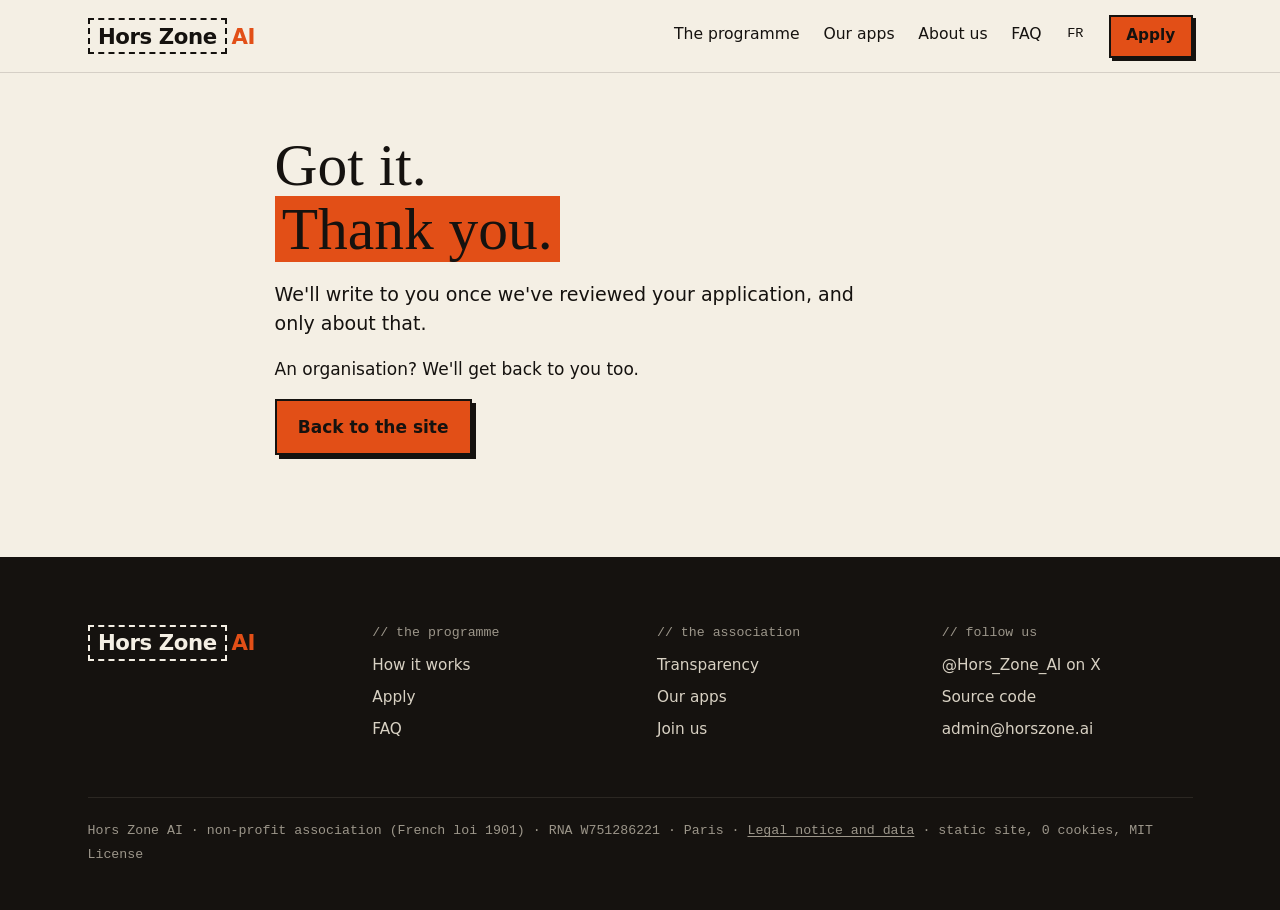
<file: en/thanks.html>
<!doctype html>
<html lang="en">
<head>
<meta charset="utf-8">
<meta name="viewport" content="width=device-width, initial-scale=1">
<title>Got it&nbsp;· Hors Zone AI</title>
<meta name="robots" content="noindex">
<link rel="alternate" hreflang="fr" href="https://hors-zone-ai.github.io/site/merci.html">
<link rel="alternate" hreflang="en" href="https://hors-zone-ai.github.io/site/en/thanks.html">
<link rel="icon" type="image/png" href="../marque/avatar-64-apercu.png">
<link rel="stylesheet" href="../style.css?v=10">
</head>
<body>
<a class="evitement" href="#contenu">Skip to content</a>

<header class="haut">
  <div class="haut-int">
    <a class="marque" href="index.html"><span class="zone">Hors Zone</span><span class="ai">AI</span></a>
    <nav aria-label="Pages">
      <a href="services.html">The programme</a>
      <a href="index.html#apps">Our apps</a>
      <a href="index.html#transparence">About us</a>
      <a href="index.html#faq">FAQ</a>
    </nav>
    <a class="langue" href="../merci.html" hreflang="fr" lang="fr" aria-label="FR, version française">FR</a>
    <a class="bouton petit" href="services.html#candidature">Apply</a>
  </div>
</header>

<main id="contenu" class="texte">
  <h1>Got it.<br><mark>Thank you.</mark></h1>
  <p class="chapo">We'll write to you once we've reviewed your application, and only about that.</p>
  <p>An organisation? We'll get back to you too.</p>
  <p><a class="bouton" href="index.html">Back to the site</a></p>
</main>

<footer class="bas">
  <div class="bas-int">
    <div class="cols">
      <div><a class="marque" href="index.html"><span class="zone">Hors Zone</span><span class="ai">AI</span></a></div>
      <div><p class="col-titre">// the programme</p><a href="services.html">How it works</a><a href="services.html#candidature">Apply</a><a href="index.html#faq">FAQ</a></div>
      <div><p class="col-titre">// the association</p><a href="index.html#transparence">Transparency</a><a href="index.html#apps">Our apps</a><a href="join.html">Join us</a></div>
      <div><p class="col-titre">// follow us</p><a href="https://x.com/Hors_Zone_AI">@Hors_Zone_AI on X</a><a href="https://github.com/hors-zone-ai">Source code</a><a href="mailto:admin@horszone.ai">admin@horszone.ai</a></div>
    </div>
    <p class="legal">Hors Zone AI&nbsp;· non-profit association (French loi 1901)&nbsp;· RNA&nbsp;W751286221&nbsp;· Paris&nbsp;· <a href="legal.html">Legal notice and data</a>&nbsp;· static site, 0 cookies, MIT License</p>
  </div>
</footer>
</body>
</html>
</file>
<file: style.css>
/* Hors Zone AI, marque « Hors cadre ». Rien d'externe. */

:root {
  --papier: #f4efe4;
  --papier-clair: #fbf8f1;
  --encre: #15120f;
  --orange: #e24f17;
  --doux: #5f5e5a;
  --gris: #d3d1c7;
  --filet: rgba(21, 18, 15, .14);
  --serif: "Charter", "Iowan Old Style", "Palatino Linotype", Georgia, serif;
  --mono: ui-monospace, "SF Mono", Menlo, Consolas, "Liberation Mono", monospace;
}

* { box-sizing: border-box; }
html { font-size: 106.25%; scroll-behavior: smooth; }

body {
  margin: 0;
  color: var(--encre);
  background-color: var(--papier);
  font-family: system-ui, -apple-system, "Segoe UI", Roboto, "Helvetica Neue", Arial, sans-serif;
  line-height: 1.55;
}

p { margin: 0 0 1rem; }
a { color: var(--encre); text-decoration-color: var(--orange); text-decoration-thickness: 2px; text-underline-offset: .15em; }
:focus-visible { outline: 3px solid var(--orange); outline-offset: 2px; }
mark { background: var(--orange); color: var(--encre); padding: 0 .12em; }
h1 mark { white-space: nowrap; }

h1, h2 { font-family: var(--serif); font-weight: normal; line-height: 1.08; }
h1 { font-size: clamp(2.2rem, 5.2vw, 3.5rem); margin: 0 0 1.1rem; }
h2 { font-size: clamp(1.75rem, 3.6vw, 2.35rem); margin: 0 0 .5rem; }
h3 { font-size: 1.05rem; margin: 0 0 .35rem; }

/* Mise en page : des sections pleine largeur, le contenu dans .int */
.haut-int, .int, .bas-int, .texte { max-width: 68rem; margin: 0 auto; padding-inline: 1.5rem; }
.int { padding-block: 5.5rem; }
[id] { scroll-margin-top: 5.5rem; }
.pointille { background-image: radial-gradient(rgba(21, 18, 15, .09) 1px, transparent 1.2px); background-size: 22px 22px; }
.fond-clair { background: var(--papier-clair); border-block: 1px solid var(--filet); }
.sombre { background: var(--encre); color: var(--papier); }
.sombre .intro { color: #bdb6a8; }
.sombre .meta { color: #bdb6a8; margin: 2rem 0; max-width: 52rem; }
.plein h1 { font-size: clamp(2.6rem, 7vw, 4.6rem); max-width: 14em; margin-bottom: 1.5rem; }
.plein h2 { font-size: clamp(2rem, 4.5vw, 2.9rem); margin-bottom: 1rem; }
.plein h3 { font-family: var(--serif); font-weight: normal; font-size: 1.6rem; line-height: 1.15; margin: 0 0 .5rem; }
.hero .int { padding-top: 5rem; padding-bottom: 4.5rem; }
.hero .chapo { font-size: 1.25rem; max-width: 36rem; margin-bottom: 2rem; }
.hero .grille2 { margin-top: 3rem; }
.intro { font-size: 1.12rem; color: var(--doux); max-width: 40rem; margin-bottom: 2.5rem; }
.actions { display: flex; flex-wrap: wrap; gap: 1rem; }
.grille2, .grille3 { display: grid; gap: 1.5rem; }
.grille2 { grid-template-columns: repeat(auto-fit, minmax(min(26rem, 100%), 1fr)); }
.grille3 { grid-template-columns: repeat(auto-fit, minmax(min(16rem, 100%), 1fr)); }
main.plein + .bas { margin-top: 0; }

/* En-tête */
.haut { position: sticky; top: 0; z-index: 10; background: var(--papier); border-bottom: 1px solid var(--filet); }
.haut-int { display: flex; flex-wrap: wrap; align-items: center; gap: .6rem 1.5rem; min-height: 4.25rem; padding-block: .6rem; }
.bandeau { margin: 0; background: var(--orange); color: var(--encre); text-align: center; font-size: .92rem; padding: .55rem 1rem; }
.bandeau a { font-weight: 700; }
.marque { font-weight: 800; font-size: 1.25rem; letter-spacing: -.02em; line-height: 1; color: var(--encre); text-decoration: none; }
.marque .zone { display: inline-block; border: 2px dashed var(--encre); padding: .3rem .5rem; background: var(--papier); }
.marque .ai { color: var(--orange); margin-left: .2em; }
nav { display: flex; flex-wrap: wrap; align-items: center; gap: .25rem 1.4rem; font-size: .92rem; }
nav a:not(.bouton) { text-decoration: none; padding-bottom: .1rem; border-bottom: 3px solid transparent; }
nav a:not(.bouton):hover, nav a[aria-current=page]:not(.bouton) { border-bottom-color: var(--orange); }
nav a[aria-current=page] { font-weight: 700; }
.haut nav { margin-left: auto; }
.langue { font: .8rem var(--mono); text-decoration: none; padding-bottom: .1rem; border-bottom: 3px solid transparent; }
.langue:hover { border-bottom-color: var(--orange); }

/* Étiquettes */
.surtitre { font-family: var(--mono); font-size: .8rem; margin: 0 0 .75rem; }
.meta { font-family: var(--mono); font-size: .78rem; color: var(--doux); }
.statut { display: inline-block; font: .72rem var(--mono); border: 1px solid var(--encre); padding: .1rem .5rem; margin: 0 0 .9rem; }
.chapo { font-size: 1.12rem; max-width: 36rem; }
.lien { font-weight: 700; }

/* Boutons, contraste 4,8 */
.bouton, button {
  display: inline-block; background: var(--orange); color: var(--encre); border: 2px solid var(--encre); border-radius: 0; box-shadow: 4px 4px 0 var(--encre);
  padding: .75rem 1.25rem; font: inherit; font-weight: 700; text-decoration: none; cursor: pointer; transition: transform .1s, box-shadow .1s;
}
.bouton:hover, button:hover { transform: translate(2px, 2px); box-shadow: 2px 2px 0 var(--encre); }
.bouton.petit { padding: .45rem .9rem; font-size: .9rem; box-shadow: 3px 3px 0 var(--encre); }
.bouton.second { background: transparent; box-shadow: none; }
.bouton.second:hover { transform: none; background: var(--papier-clair); }

/* Cartes */
.porte { display: flex; flex-direction: column; background: var(--papier-clair); border: 1px solid var(--filet); padding: 1.75rem; }
.fond-clair .porte { background: #fff; }
.porte h2 { font-size: 1.6rem; line-height: 1.15; margin: 0 0 .5rem; }
.porte p { color: var(--doux); }
.porte a { font-weight: 700; }
.porte > a:last-child { margin-top: auto; align-self: flex-start; }
.porte .statut { align-self: flex-start; color: var(--encre); }
.porte ul { list-style: none; padding: 0; margin: .25rem 0 0; font-size: .95rem; }
.porte li { padding: .55rem 0; border-top: 1px solid var(--filet); }
.porte li::before { content: "+ "; font-family: var(--mono); font-weight: 700; color: var(--orange); }
.regles { list-style: none; padding: 0; margin: 0; }
.regles li { border: 1.5px dashed #5a544b; padding: 1.4rem 1.5rem; font-family: var(--serif); font-size: 1.3rem; line-height: 1.3; }
.encart { max-width: 46rem; border: 1.5px dashed var(--encre); padding: 1.75rem 2rem .75rem; }
.cmd { margin: .25rem 0 1.25rem; padding: .65rem .8rem; background: var(--encre); color: var(--papier); font-family: var(--mono); font-size: .74rem; white-space: pre-wrap; overflow-x: auto; }
.cmd code { font: inherit; }
.cmd span { white-space: nowrap; }

/* Formulaires */
.formulaire { max-width: 46rem; background: #fff; border: 2px solid var(--encre); box-shadow: 6px 6px 0 var(--encre); padding: clamp(1.25rem, 4vw, 2.25rem); }
.formulaire h2 { margin-bottom: .75rem; }
label { font-weight: 700; }
input[type=email], input[type=text], textarea { font: inherit; padding: .7rem .8rem; border: 1.5px solid var(--encre); border-radius: 0; background: var(--papier-clair); color: var(--encre); width: 100%; }
.choix { display: flex; flex-wrap: wrap; gap: .25rem 1rem; margin-bottom: .75rem; font-size: .95rem; }
.choix label { font-weight: 400; }
.accord { display: flex; gap: .5rem; align-items: flex-start; font-weight: 400; font-size: .9rem; margin-bottom: .5rem; }
.accord input { margin-top: .3rem; flex: none; }
p.petit { font-size: .85rem; color: var(--doux); margin: .25rem 0 0; }
.pot { position: absolute; left: -999rem; }
.asso label { display: block; margin-top: .9rem; }
.asso .choix { margin-top: 1rem; align-items: center; }
.asso .choix label { margin-top: 0; }
.asso input, .asso textarea { margin-top: .35rem; }
.asso .accord { display: flex; margin-top: 1rem; }
.asso button { margin: 1rem 0 .25rem; }

/* Pied de page */
.bas { margin-top: 6rem; background: var(--encre); color: #d8d1c3; padding: 4rem 0 2.5rem; font-size: .9rem; }
.bas a { display: block; margin-bottom: .5rem; color: #d8d1c3; text-decoration: none; }
.bas a:hover { color: var(--papier); text-decoration: underline; text-decoration-color: var(--orange); }
.bas .marque { display: inline-block; color: var(--papier); }
.bas .marque .zone { border-color: var(--papier); background: transparent; }
.cols { display: grid; gap: 2rem; grid-template-columns: repeat(auto-fit, minmax(11rem, 1fr)); }
.col-titre { font: .78rem var(--mono); color: #9c968a; margin: 0 0 .8rem; }
.legal { border-top: 1px solid #2b2722; margin: 2.75rem 0 0; padding-top: 1.25rem; font: .78rem/1.8 var(--mono); color: #9c968a; }
.legal a { display: inline; margin: 0; color: #9c968a; text-decoration: underline; }

/* Pages simples */
.texte { max-width: 46rem; padding-top: 1rem; }
.texte h1 { margin-top: 2.5rem; }
.texte h2 { font-size: 1.25rem; margin-top: 2rem; }

.evitement { position: absolute; left: -999rem; }
.evitement:focus { left: 1rem; top: 1rem; padding: .5rem; background: var(--papier); }

@media (prefers-reduced-motion: reduce) { html { scroll-behavior: auto; } .bouton, button { transition: none; } }

@media (max-width: 40rem) {
  .int { padding-block: 3.75rem; padding-inline: 1.25rem; }
  .haut-int { gap: .5rem .9rem; }
  .marque { order: -2; }
  .langue { order: -1; margin-left: auto; }
  .haut nav { order: 3; width: 100%; margin-left: 0; gap: .3rem 1rem; font-size: .85rem; }
  .formulaire { box-shadow: 4px 4px 0 var(--encre); }
}
</file>
